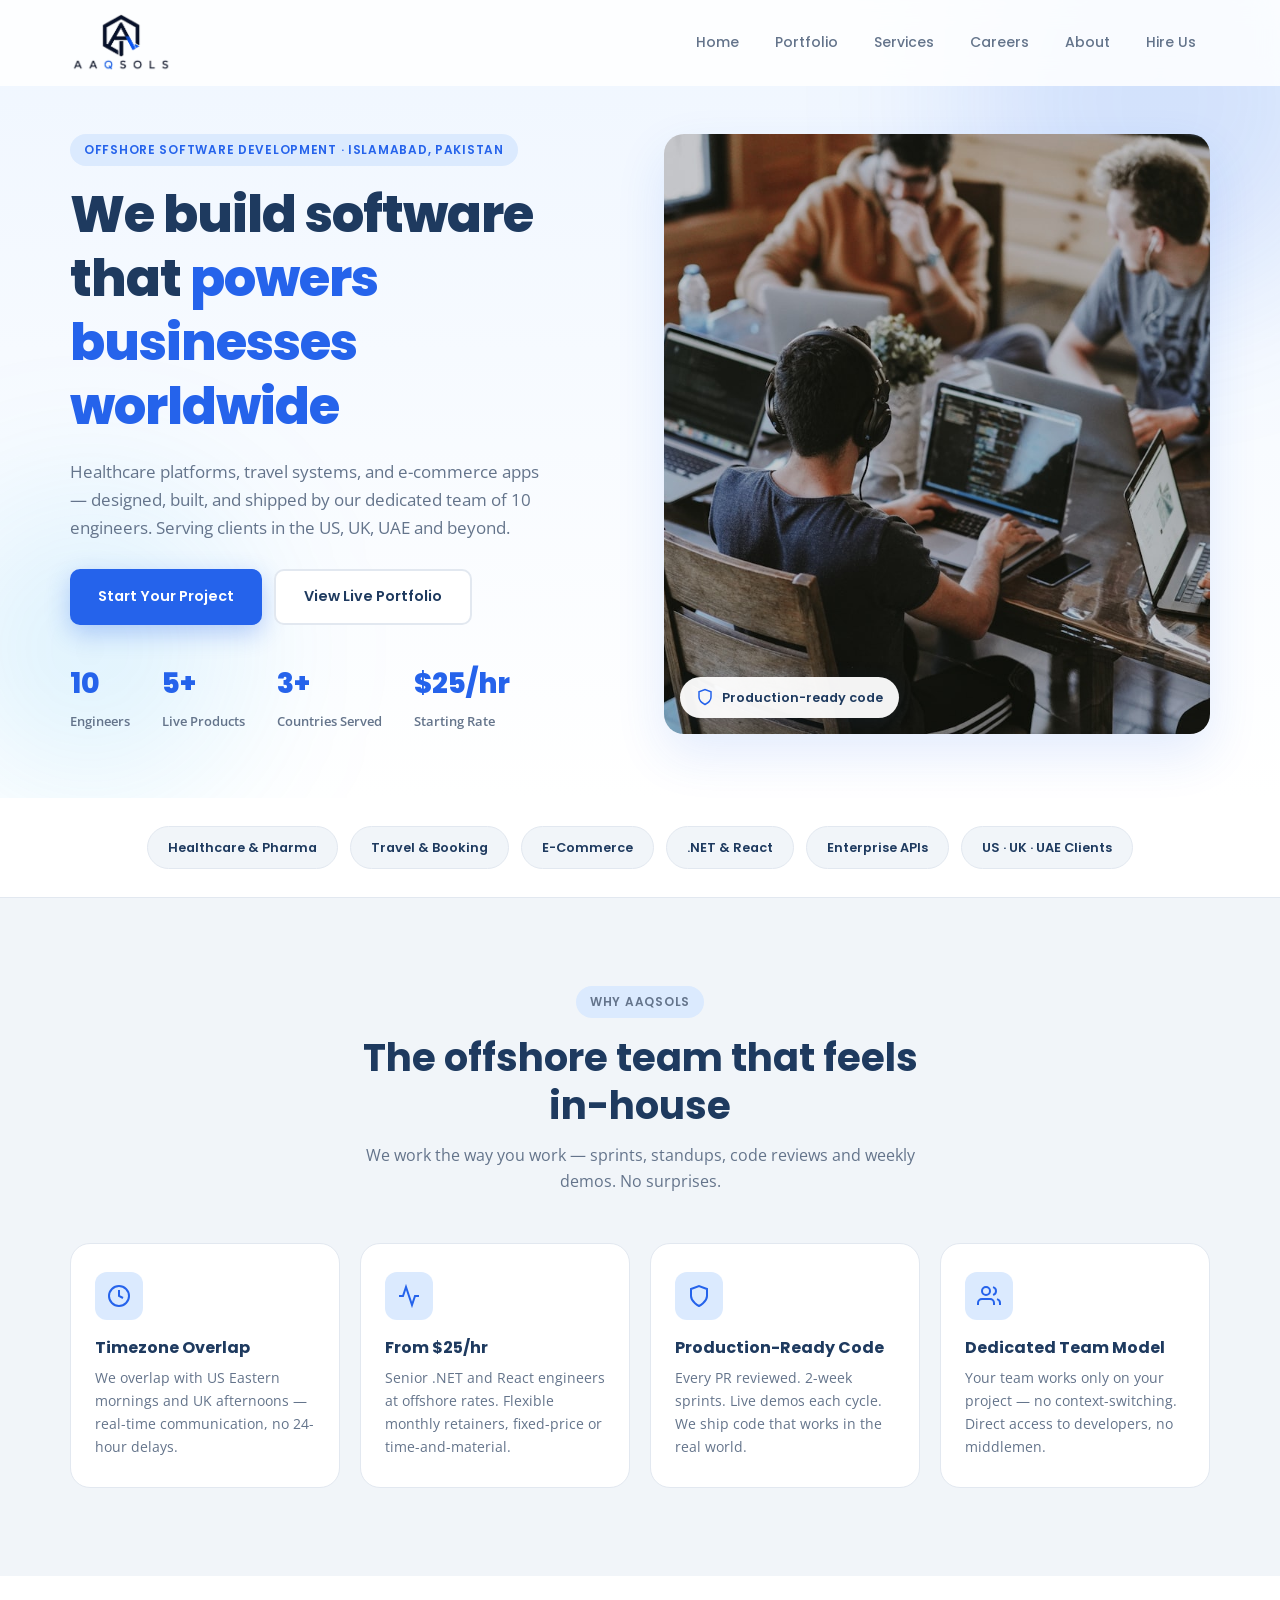
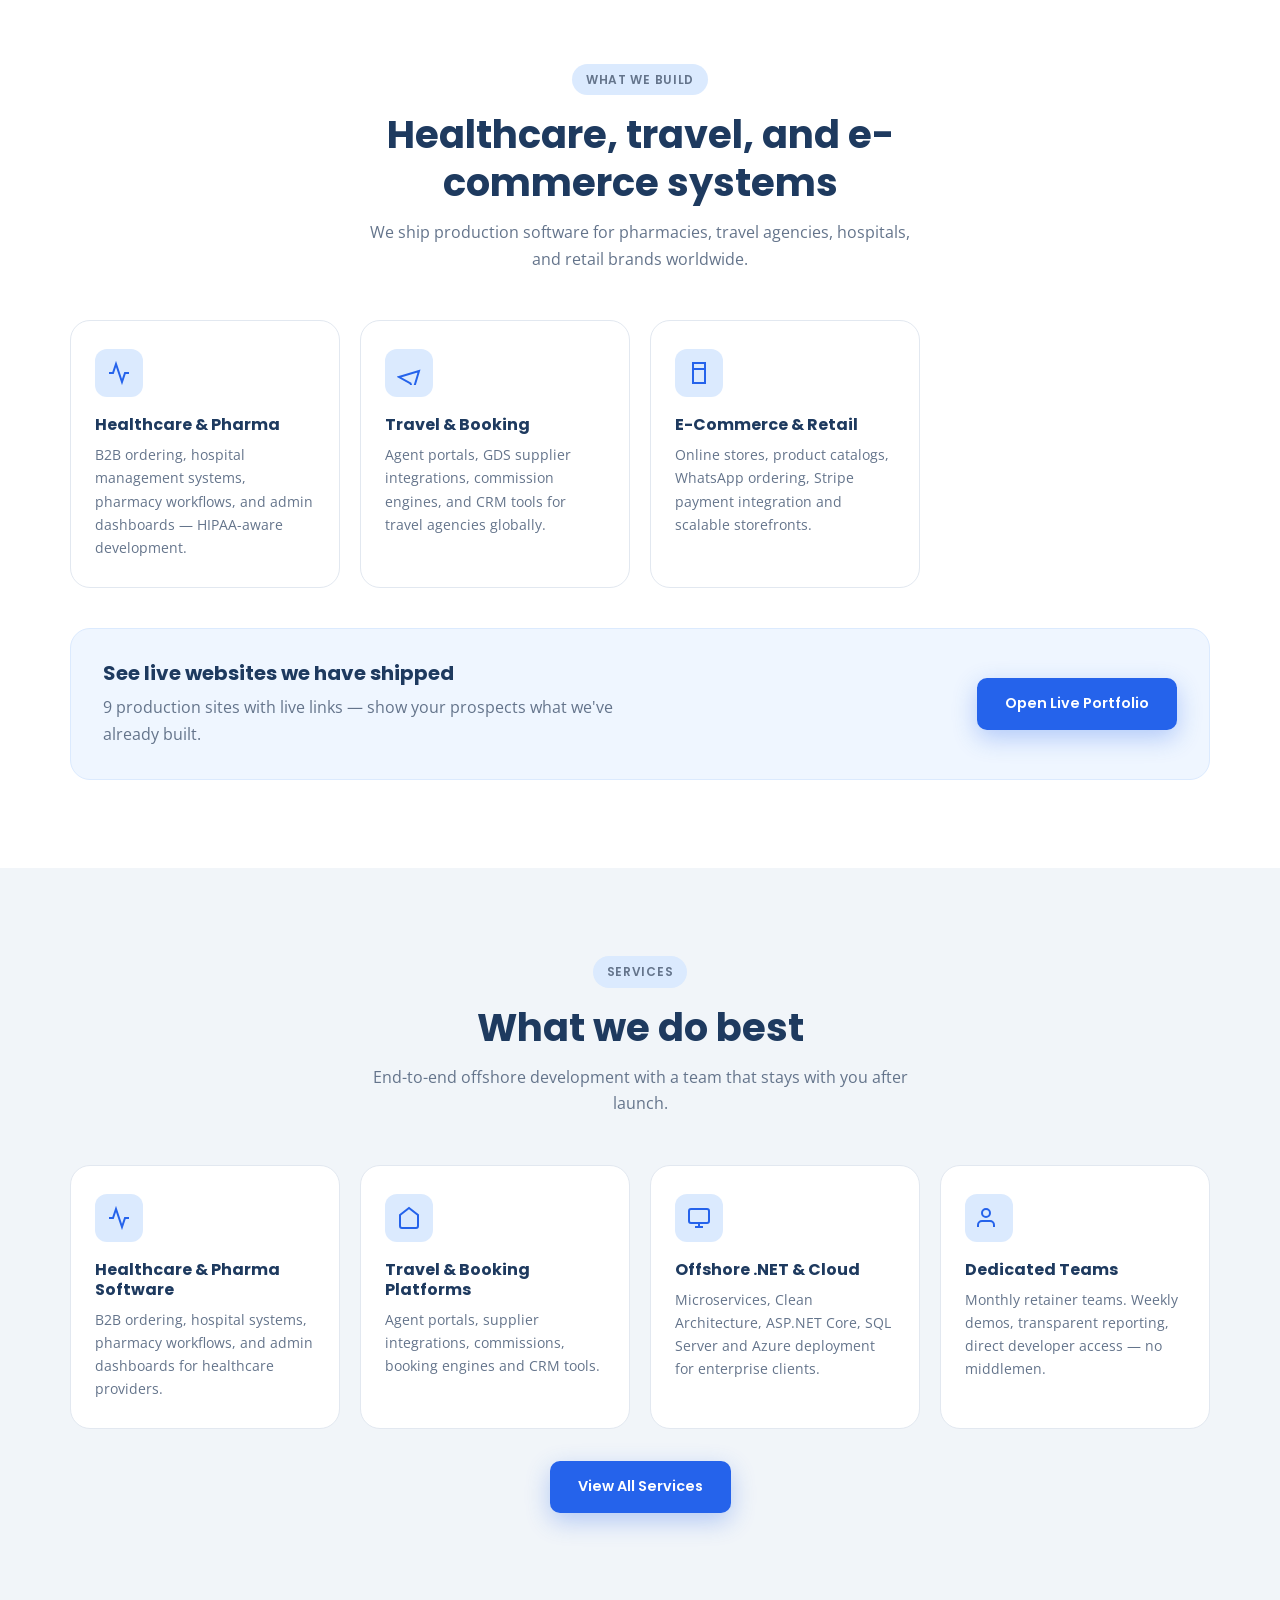
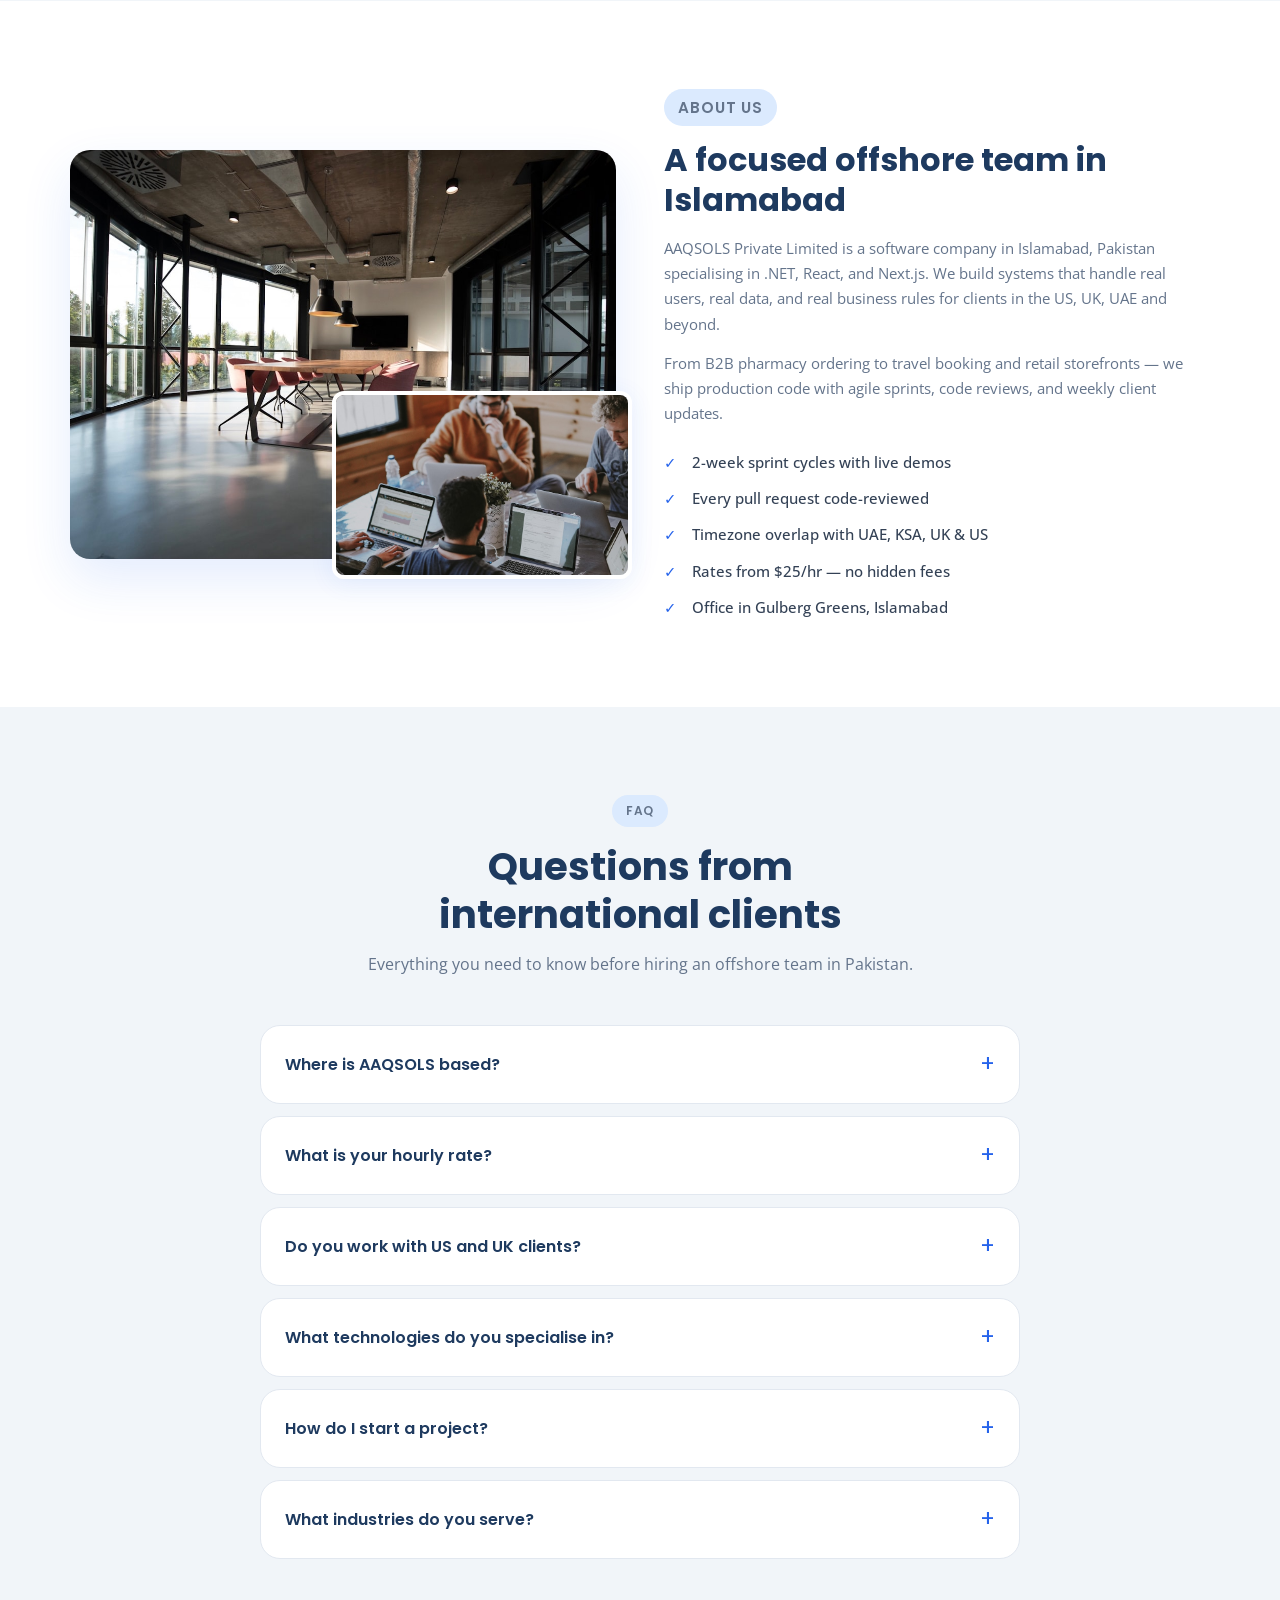
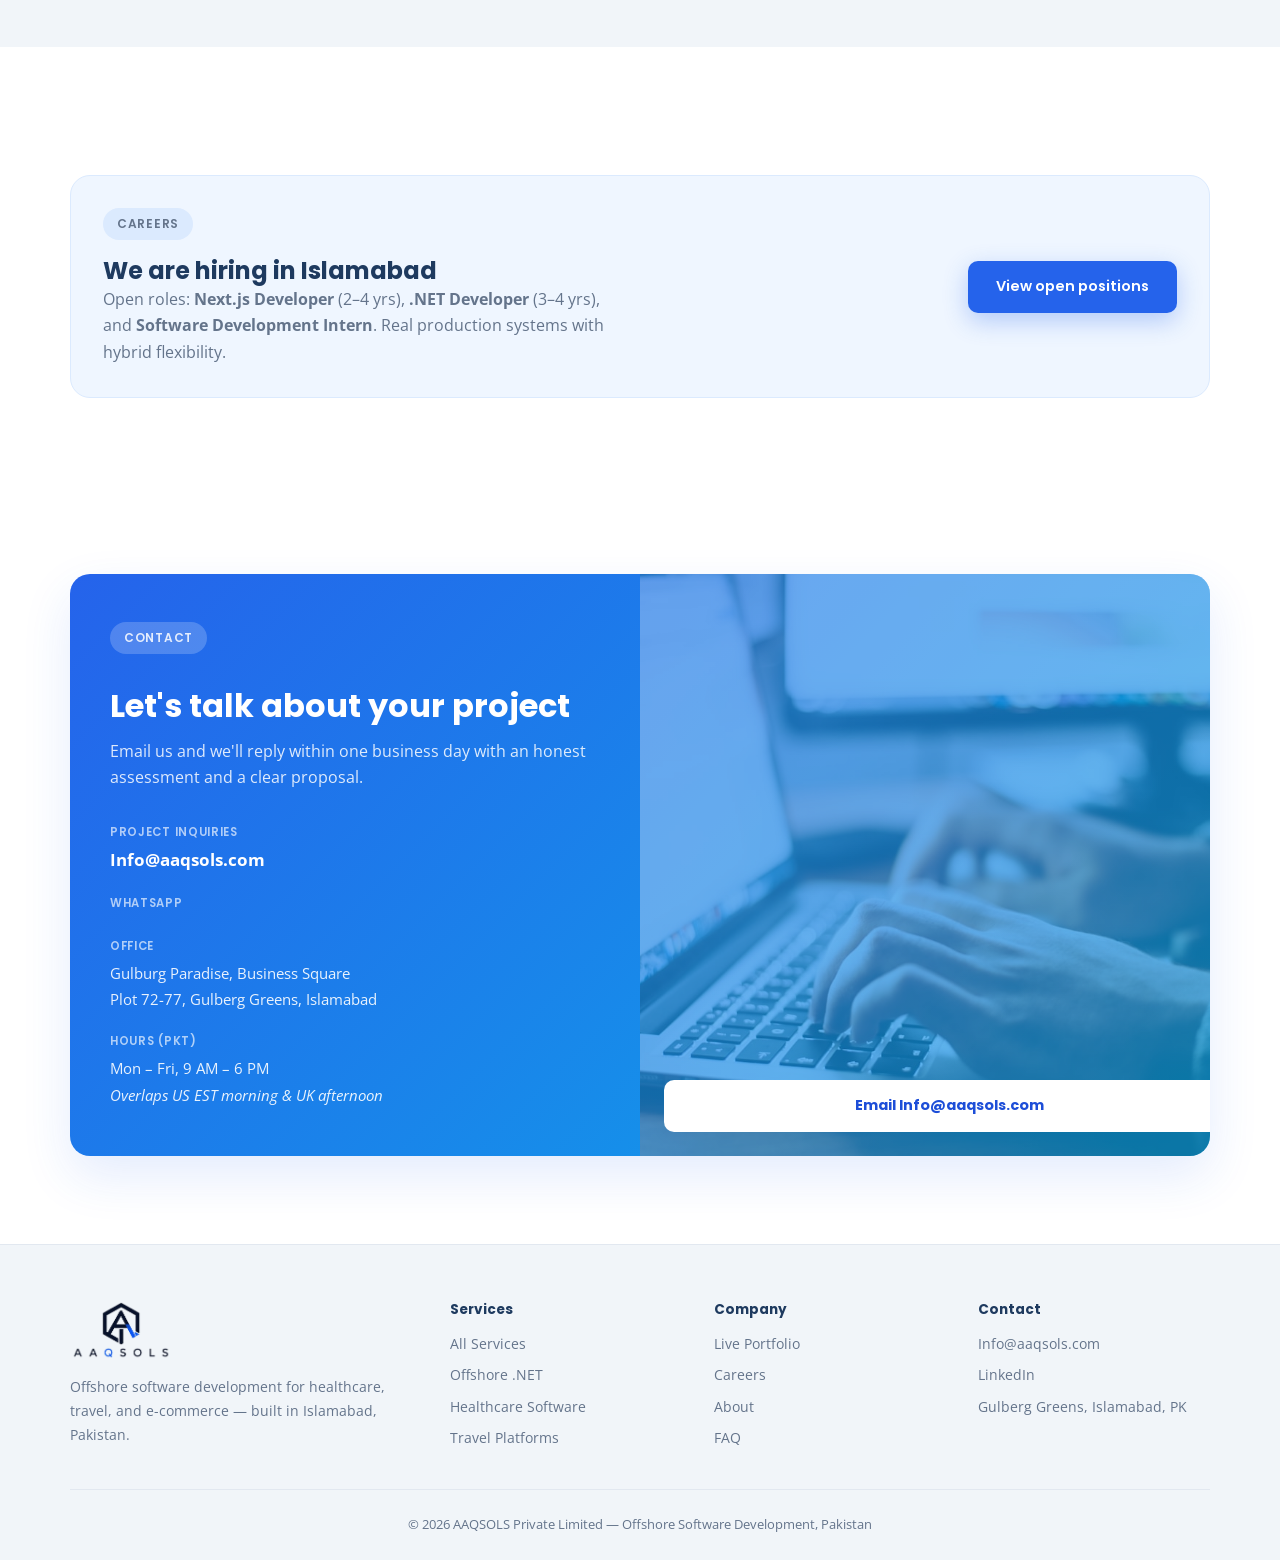
<file: website/index.html>
<!DOCTYPE html>
<html lang="en">
<head>
  <meta charset="UTF-8">
  <meta name="viewport" content="width=device-width, initial-scale=1.0">
  <title>Offshore Software Development Company — AAQSOLS Pakistan | .NET, React, Next.js</title>
  <meta name="description" content="Hire a dedicated software team in Pakistan. AAQSOLS builds production-ready .NET, React & Next.js systems for healthcare, travel & e-commerce clients in the US, UK & UAE. Reply in 1 business day.">
  <meta name="keywords" content="offshore software development Pakistan, hire .NET developers Pakistan, dedicated development team Pakistan, outsource software development, software company Pakistan, nearshore development team, .NET development agency, React development Pakistan, healthcare software development, travel platform development, e-commerce development Pakistan, AAQSOLS">
  <meta name="author" content="AAQSOLS Private Limited">
  <meta name="robots" content="index, follow, max-image-preview:large">
  <meta name="googlebot" content="index, follow">
  <meta name="theme-color" content="#2563EB">
  <meta name="geo.region" content="PK-IS">
  <meta name="geo.placename" content="Islamabad">
  <link rel="canonical" href="https://aaqsols.com/">
  <link rel="icon" href="assets/favicon.svg" type="image/svg+xml">
  <link rel="alternate icon" href="assets/favicon-32x32.png" type="image/png">
  <link rel="apple-touch-icon" href="assets/favicon-192x192.png">
  <link rel="stylesheet" href="styles.css">
  <link rel="preconnect" href="https://fonts.googleapis.com">
  <link rel="preconnect" href="https://fonts.gstatic.com" crossorigin>
  <link href="https://fonts.googleapis.com/css2?family=Open+Sans:wght@400;500;600&family=Poppins:wght@500;600;700;800&display=swap" rel="stylesheet">

  <!-- Open Graph -->
  <meta property="og:type" content="website">
  <meta property="og:site_name" content="AAQSOLS">
  <meta property="og:title" content="Offshore Software Development Company — AAQSOLS Pakistan">
  <meta property="og:description" content="Hire a dedicated .NET, React & Next.js team in Pakistan. We build healthcare, travel & e-commerce software for US, UK & UAE clients. Reply in 1 business day.">
  <meta property="og:url" content="https://aaqsols.com/">
  <meta property="og:image" content="https://aaqsols.com/assets/images/hero-team.jpg">
  <meta property="og:locale" content="en_US">

  <!-- Twitter Card -->
  <meta name="twitter:card" content="summary_large_image">
  <meta name="twitter:title" content="Offshore Software Development — AAQSOLS Pakistan">
  <meta name="twitter:description" content="Hire a dedicated .NET & React team in Pakistan. Healthcare, travel & e-commerce software for US, UK & UAE clients.">
  <meta name="twitter:image" content="https://aaqsols.com/assets/images/hero-team.jpg">

  <!-- JSON-LD Structured Data -->
  <script type="application/ld+json">
  {
    "@context": "https://schema.org",
    "@graph": [
      {
        "@type": ["Organization", "ProfessionalService"],
        "@id": "https://aaqsols.com/#organization",
        "name": "AAQSOLS Private Limited",
        "alternateName": "AAQSOLS",
        "url": "https://aaqsols.com/",
        "logo": {
          "@type": "ImageObject",
          "url": "https://aaqsols.com/assets/logo-light-bg.png"
        },
        "image": "https://aaqsols.com/assets/images/hero-team.jpg",
        "description": "Offshore software development company in Islamabad, Pakistan. We build .NET, React and Next.js systems for healthcare, travel and e-commerce clients in the US, UK, UAE and worldwide.",
        "email": "Info@aaqsols.com",
        "priceRange": "$25–$60/hr",
        "sameAs": [
          "https://www.linkedin.com/company/143106010/",
          "https://github.com/AAQSOLS"
        ],
        "areaServed": [
          { "@type": "Country", "name": "United States" },
          { "@type": "Country", "name": "United Kingdom" },
          { "@type": "Country", "name": "United Arab Emirates" },
          { "@type": "Country", "name": "Australia" },
          { "@type": "Country", "name": "Canada" },
          { "@type": "Country", "name": "Pakistan" }
        ],
        "address": {
          "@type": "PostalAddress",
          "streetAddress": "Gulburg Paradise, Business Square, Plot No. 72-77, Gulberg Greens",
          "addressLocality": "Islamabad",
          "addressRegion": "Islamabad Capital Territory",
          "postalCode": "44000",
          "addressCountry": "PK"
        },
        "contactPoint": [
          {
            "@type": "ContactPoint",
            "contactType": "sales",
            "email": "Info@aaqsols.com",
            "areaServed": ["US", "GB", "AE", "AU", "CA"],
            "availableLanguage": "English"
          },
          {
            "@type": "ContactPoint",
            "contactType": "customer support",
            "email": "HR@aaqsols.com",
            "areaServed": "PK",
            "availableLanguage": ["English", "Urdu"]
          }
        ],
        "hasOfferCatalog": {
          "@type": "OfferCatalog",
          "name": "Software Development Services",
          "itemListElement": [
            {
              "@type": "Offer",
              "itemOffered": {
                "@type": "Service",
                "name": "Offshore .NET Development",
                "description": "Dedicated ASP.NET Core, C# and SQL Server development teams for US and UK clients."
              }
            },
            {
              "@type": "Offer",
              "itemOffered": {
                "@type": "Service",
                "name": "Healthcare Software Development",
                "description": "Hospital management systems, pharmacy ordering platforms and healthcare dashboards."
              }
            },
            {
              "@type": "Offer",
              "itemOffered": {
                "@type": "Service",
                "name": "Travel Platform Development",
                "description": "Travel agent portals, supplier integrations, booking engines and CRM tools."
              }
            },
            {
              "@type": "Offer",
              "itemOffered": {
                "@type": "Service",
                "name": "E-Commerce Development",
                "description": "Online stores, product catalogs, payment integrations and storefront development."
              }
            }
          ]
        }
      },
      {
        "@type": "WebSite",
        "@id": "https://aaqsols.com/#website",
        "url": "https://aaqsols.com/",
        "name": "AAQSOLS",
        "inLanguage": "en",
        "publisher": { "@id": "https://aaqsols.com/#organization" }
      },
      {
        "@type": "WebPage",
        "@id": "https://aaqsols.com/#webpage",
        "url": "https://aaqsols.com/",
        "name": "Offshore Software Development Company — AAQSOLS Pakistan | .NET, React, Next.js",
        "description": "Hire a dedicated software team in Pakistan. AAQSOLS builds production-ready .NET, React & Next.js systems for healthcare, travel & e-commerce clients worldwide.",
        "isPartOf": { "@id": "https://aaqsols.com/#website" },
        "about": { "@id": "https://aaqsols.com/#organization" },
        "inLanguage": "en"
      },
      {
        "@type": "FAQPage",
        "mainEntity": [
          {
            "@type": "Question",
            "name": "Where is AAQSOLS based?",
            "acceptedAnswer": {
              "@type": "Answer",
              "text": "AAQSOLS Private Limited is based in Islamabad, Pakistan with an office at Gulberg Greens. We serve clients in the US, UK, UAE, Australia and worldwide."
            }
          },
          {
            "@type": "Question",
            "name": "What is AAQSOLS hourly rate?",
            "acceptedAnswer": {
              "@type": "Answer",
              "text": "Our rates start from $25/hr for dedicated development teams. We offer flexible engagement models including monthly retainers, fixed-price projects and time-and-material contracts."
            }
          },
          {
            "@type": "Question",
            "name": "Do you work with US and UK clients?",
            "acceptedAnswer": {
              "@type": "Answer",
              "text": "Yes. We have timezone overlap with US Eastern morning and UK afternoon hours. Our team works with clients in the US, UK, UAE and other international markets."
            }
          },
          {
            "@type": "Question",
            "name": "What technologies does AAQSOLS use?",
            "acceptedAnswer": {
              "@type": "Answer",
              "text": "We specialise in ASP.NET Core, C#, React, Next.js, SQL Server, Entity Framework, Azure and REST APIs. Our team of 10 engineers covers full-stack development."
            }
          },
          {
            "@type": "Question",
            "name": "How do I start a project with AAQSOLS?",
            "acceptedAnswer": {
              "@type": "Answer",
              "text": "Email us at Info@aaqsols.com with your project details. We reply within one business day with an honest assessment and a proposed engagement model."
            }
          },
          {
            "@type": "Question",
            "name": "What industries does AAQSOLS serve?",
            "acceptedAnswer": {
              "@type": "Answer",
              "text": "We build software for healthcare and pharma, travel and booking, e-commerce and retail, and enterprise SaaS platforms. All our projects are production-deployed with real users."
            }
          }
        ]
      }
    ]
  }
  </script>
</head>
<body>

  <a class="skip-link" href="#main-content">Skip to content</a>

  <header class="header" id="header">
    <div class="wrap header-row">
      <a href="#home" class="brand" aria-label="AAQSOLS home">
        <img src="assets/logo-light-bg.png" alt="AAQSOLS" width="102" height="60">
      </a>
      <button class="nav-toggle" type="button" aria-label="Open menu" aria-expanded="false">
        <span></span><span></span><span></span>
      </button>
      <nav class="nav" aria-label="Main">
        <a href="#home">Home</a>
        <a href="portfolio.html">Portfolio</a>
        <a href="services.html">Services</a>
        <a href="careers.html">Careers</a>
        <a href="#about">About</a>
        <a href="#contact" class="btn btn-sm">Hire Us</a>
      </nav>
    </div>
  </header>

  <main id="main-content">

    <section id="home" class="hero">
      <div class="hero-blob hero-blob-a" aria-hidden="true"></div>
      <div class="hero-blob hero-blob-b" aria-hidden="true"></div>
      <div class="wrap hero-grid">
        <div class="hero-text">
          <p class="tag">Offshore Software Development · Islamabad, Pakistan</p>
          <h1>We build software that <span class="text-blue">powers businesses worldwide</span></h1>
          <p class="lead">Healthcare platforms, travel systems, and e-commerce apps — designed, built, and shipped by our dedicated team of 10 engineers. Serving clients in the US, UK, UAE and beyond.</p>
          <div class="hero-btns">
            <a href="#contact" class="btn btn-primary">Start Your Project</a>
            <a href="portfolio.html" class="btn btn-secondary">View Live Portfolio</a>
          </div>
          <ul class="hero-stats">
            <li><strong>10</strong><span>Engineers</span></li>
            <li><strong>5+</strong><span>Live Products</span></li>
            <li><strong>3+</strong><span>Countries Served</span></li>
            <li><strong>$25/hr</strong><span>Starting Rate</span></li>
          </ul>
        </div>
        <div class="hero-photo" aria-hidden="true">
          <img src="assets/images/hero-team.jpg" alt="AAQSOLS engineering team in Islamabad" width="900" height="600" loading="eager">
          <div class="hero-photo-badge">
            <svg width="18" height="18" viewBox="0 0 24 24" fill="none" stroke="currentColor" stroke-width="2" aria-hidden="true"><path d="M12 22s8-4 8-10V5l-8-3-8 3v7c0 6 8 10 8 10z"/></svg>
            Production-ready code
          </div>
        </div>
      </div>
    </section>

    <!-- Trust Bar -->
    <section class="logos-bar">
      <div class="wrap logos-inner reveal">
        <div class="logo-pill">Healthcare & Pharma</div>
        <div class="logo-pill">Travel & Booking</div>
        <div class="logo-pill">E-Commerce</div>
        <div class="logo-pill">.NET & React</div>
        <div class="logo-pill">Enterprise APIs</div>
        <div class="logo-pill">US · UK · UAE Clients</div>
      </div>
    </section>

    <!-- Why Outsource to AAQSOLS -->
    <section class="section section-soft" id="why-us">
      <div class="wrap">
        <header class="section-title reveal">
          <p class="tag">Why AAQSOLS</p>
          <h2>The offshore team that feels in-house</h2>
          <p>We work the way you work — sprints, standups, code reviews and weekly demos. No surprises.</p>
        </header>
        <div class="service-grid reveal">
          <article class="service">
            <div class="service-icon" aria-hidden="true">
              <svg width="24" height="24" viewBox="0 0 24 24" fill="none" stroke="currentColor" stroke-width="2"><circle cx="12" cy="12" r="10"/><polyline points="12 6 12 12 16 14"/></svg>
            </div>
            <h3>Timezone Overlap</h3>
            <p>We overlap with US Eastern mornings and UK afternoons — real-time communication, no 24-hour delays.</p>
          </article>
          <article class="service">
            <div class="service-icon" aria-hidden="true">
              <svg width="24" height="24" viewBox="0 0 24 24" fill="none" stroke="currentColor" stroke-width="2"><polyline points="22 12 18 12 15 21 9 3 6 12 2 12"/></svg>
            </div>
            <h3>From $25/hr</h3>
            <p>Senior .NET and React engineers at offshore rates. Flexible monthly retainers, fixed-price or time-and-material.</p>
          </article>
          <article class="service">
            <div class="service-icon" aria-hidden="true">
              <svg width="24" height="24" viewBox="0 0 24 24" fill="none" stroke="currentColor" stroke-width="2"><path d="M12 22s8-4 8-10V5l-8-3-8 3v7c0 6 8 10 8 10z"/></svg>
            </div>
            <h3>Production-Ready Code</h3>
            <p>Every PR reviewed. 2-week sprints. Live demos each cycle. We ship code that works in the real world.</p>
          </article>
          <article class="service">
            <div class="service-icon" aria-hidden="true">
              <svg width="24" height="24" viewBox="0 0 24 24" fill="none" stroke="currentColor" stroke-width="2"><path d="M17 21v-2a4 4 0 0 0-4-4H5a4 4 0 0 0-4 4v2"/><circle cx="9" cy="7" r="4"/><path d="M23 21v-2a4 4 0 0 0-3-3.87"/><path d="M16 3.13a4 4 0 0 1 0 7.75"/></svg>
            </div>
            <h3>Dedicated Team Model</h3>
            <p>Your team works only on your project — no context-switching. Direct access to developers, no middlemen.</p>
          </article>
        </div>
      </div>
    </section>

    <!-- Projects / What We Build -->
    <section id="projects" class="section">
      <div class="wrap">
        <header class="section-title reveal">
          <p class="tag">What we build</p>
          <h2>Healthcare, travel, and e-commerce systems</h2>
          <p>We ship production software for pharmacies, travel agencies, hospitals, and retail brands worldwide.</p>
        </header>

        <div class="service-grid reveal">
          <article class="service">
            <div class="service-icon" aria-hidden="true">
              <svg width="24" height="24" viewBox="0 0 24 24" fill="none" stroke="currentColor" stroke-width="2"><path d="M22 12h-4l-3 9L9 3l-3 9H2"/></svg>
            </div>
            <h3>Healthcare & Pharma</h3>
            <p>B2B ordering, hospital management systems, pharmacy workflows, and admin dashboards — HIPAA-aware development.</p>
          </article>
          <article class="service">
            <div class="service-icon" aria-hidden="true">
              <svg width="24" height="24" viewBox="0 0 24 24" fill="none" stroke="currentColor" stroke-width="2"><path d="M2 16l20-6-6 20-2.5-7.5L2 16z"/></svg>
            </div>
            <h3>Travel & Booking</h3>
            <p>Agent portals, GDS supplier integrations, commission engines, and CRM tools for travel agencies globally.</p>
          </article>
          <article class="service">
            <div class="service-icon" aria-hidden="true">
              <svg width="24" height="24" viewBox="0 0 24 24" fill="none" stroke="currentColor" stroke-width="2"><path d="M6 2h12v6H6zM6 8h12v14H6z"/></svg>
            </div>
            <h3>E-Commerce & Retail</h3>
            <p>Online stores, product catalogs, WhatsApp ordering, Stripe payment integration and scalable storefronts.</p>
          </article>
        </div>

        <div class="portfolio-banner reveal">
          <div>
            <h3>See live websites we have shipped</h3>
            <p>9 production sites with live links — show your prospects what we've already built.</p>
          </div>
          <a href="portfolio.html" class="btn btn-primary">Open Live Portfolio</a>
        </div>
      </div>
    </section>

    <!-- Services -->
    <section id="services" class="section section-soft">
      <div class="wrap">
        <header class="section-title reveal">
          <p class="tag">Services</p>
          <h2>What we do best</h2>
          <p>End-to-end offshore development with a team that stays with you after launch.</p>
        </header>

        <div class="service-grid reveal">
          <article class="service">
            <div class="service-icon" aria-hidden="true">
              <svg width="24" height="24" viewBox="0 0 24 24" fill="none" stroke="currentColor" stroke-width="2"><path d="M22 12h-4l-3 9L9 3l-3 9H2"/></svg>
            </div>
            <h3>Healthcare & Pharma Software</h3>
            <p>B2B ordering, hospital systems, pharmacy workflows, and admin dashboards for healthcare providers.</p>
          </article>
          <article class="service">
            <div class="service-icon" aria-hidden="true">
              <svg width="24" height="24" viewBox="0 0 24 24" fill="none" stroke="currentColor" stroke-width="2"><path d="M3 9l9-7 9 7v11a2 2 0 0 1-2 2H5a2 2 0 0 1-2-2z"/></svg>
            </div>
            <h3>Travel & Booking Platforms</h3>
            <p>Agent portals, supplier integrations, commissions, booking engines and CRM tools.</p>
          </article>
          <article class="service">
            <div class="service-icon" aria-hidden="true">
              <svg width="24" height="24" viewBox="0 0 24 24" fill="none" stroke="currentColor" stroke-width="2"><rect x="2" y="3" width="20" height="14" rx="2"/><line x1="8" y1="21" x2="16" y2="21"/><line x1="12" y1="17" x2="12" y2="21"/></svg>
            </div>
            <h3>Offshore .NET & Cloud</h3>
            <p>Microservices, Clean Architecture, ASP.NET Core, SQL Server and Azure deployment for enterprise clients.</p>
          </article>
          <article class="service">
            <div class="service-icon" aria-hidden="true">
              <svg width="24" height="24" viewBox="0 0 24 24" fill="none" stroke="currentColor" stroke-width="2"><path d="M17 21v-2a4 4 0 0 0-4-4H5a4 4 0 0 0-4 4v2"/><circle cx="9" cy="7" r="4"/></svg>
            </div>
            <h3>Dedicated Teams</h3>
            <p>Monthly retainer teams. Weekly demos, transparent reporting, direct developer access — no middlemen.</p>
          </article>
        </div>
        <div style="text-align:center; margin-top: 2rem;">
          <a href="services.html" class="btn btn-primary">View All Services</a>
        </div>
      </div>
    </section>

    <!-- About -->
    <section id="about" class="section">
      <div class="wrap about-grid">
        <div class="about-images reveal">
          <img class="about-main" src="assets/images/about-office.jpg" alt="AAQSOLS office in Islamabad" loading="lazy">
          <img class="about-sub" src="assets/images/about-team.jpg" alt="AAQSOLS development team collaboration" loading="lazy">
        </div>
        <div class="about-text reveal">
          <p class="tag">About Us</p>
          <h2>A focused offshore team in Islamabad</h2>
          <p>AAQSOLS Private Limited is a software company in Islamabad, Pakistan specialising in .NET, React, and Next.js. We build systems that handle real users, real data, and real business rules for clients in the US, UK, UAE and beyond.</p>
          <p>From B2B pharmacy ordering to travel booking and retail storefronts — we ship production code with agile sprints, code reviews, and weekly client updates.</p>
          <ul class="checks">
            <li>2-week sprint cycles with live demos</li>
            <li>Every pull request code-reviewed</li>
            <li>Timezone overlap with UAE, KSA, UK & US</li>
            <li>Rates from $25/hr — no hidden fees</li>
            <li>Office in Gulberg Greens, Islamabad</li>
          </ul>
        </div>
      </div>
    </section>

    <!-- FAQ Section -->
    <section id="faq" class="section section-soft">
      <div class="wrap">
        <header class="section-title reveal">
          <p class="tag">FAQ</p>
          <h2>Questions from international clients</h2>
          <p>Everything you need to know before hiring an offshore team in Pakistan.</p>
        </header>
        <div class="faq-list reveal">
          <details class="faq-item">
            <summary>Where is AAQSOLS based?</summary>
            <p>We are based in Islamabad, Pakistan with a full office at Gulberg Greens. We serve clients in the US, UK, UAE, Australia and worldwide via remote collaboration.</p>
          </details>
          <details class="faq-item">
            <summary>What is your hourly rate?</summary>
            <p>Our rates start from $25/hr for dedicated development teams. We offer monthly retainers, fixed-price projects and time-and-material engagements depending on project scope.</p>
          </details>
          <details class="faq-item">
            <summary>Do you work with US and UK clients?</summary>
            <p>Yes. We have timezone overlap with US Eastern mornings and UK afternoons. We run weekly video calls, share sprint boards and deliver demos on a regular cycle.</p>
          </details>
          <details class="faq-item">
            <summary>What technologies do you specialise in?</summary>
            <p>ASP.NET Core, C#, React, Next.js, SQL Server, Entity Framework, Azure, REST APIs and microservices. Our 10-person team covers full-stack development end to end.</p>
          </details>
          <details class="faq-item">
            <summary>How do I start a project?</summary>
            <p>Email us at <a href="mailto:Info@aaqsols.com">Info@aaqsols.com</a> with your project details. We reply within one business day with an honest assessment and proposed next steps.</p>
          </details>
          <details class="faq-item">
            <summary>What industries do you serve?</summary>
            <p>Healthcare & pharma, travel & booking, e-commerce & retail, and enterprise SaaS platforms. All our projects are production-deployed with real end users.</p>
          </details>
        </div>
      </div>
    </section>

    <!-- Careers CTA -->
    <section id="careers" class="section" aria-labelledby="careers-cta-heading">
      <div class="wrap">
        <div class="portfolio-banner reveal">
          <div>
            <p class="tag">Careers</p>
            <h2 id="careers-cta-heading">We are hiring in Islamabad</h2>
            <p>Open roles: <strong>Next.js Developer</strong> (2–4 yrs), <strong>.NET Developer</strong> (3–4 yrs), and <strong>Software Development Intern</strong>. Real production systems with hybrid flexibility.</p>
          </div>
          <a href="careers.html" class="btn btn-primary">View open positions</a>
        </div>
      </div>
    </section>

    <!-- Contact -->
    <section id="contact" class="section section-contact">
      <div class="wrap contact-box reveal">
        <div class="contact-copy">
          <p class="tag tag-light">Contact</p>
          <h2>Let's talk about your project</h2>
          <p>Email us and we'll reply within one business day with an honest assessment and a clear proposal.</p>
          <div class="contact-items">
            <div class="contact-item">
              <strong>Project Inquiries</strong>
              <a href="mailto:Info@aaqsols.com">Info@aaqsols.com</a>
            </div>
            <div class="contact-item">
              <strong>WhatsApp</strong>
            </div>
            <div class="contact-item">
              <strong>Office</strong>
              <span>Gulburg Paradise, Business Square<br>Plot 72-77, Gulberg Greens, Islamabad</span>
            </div>
            <div class="contact-item">
              <strong>Hours (PKT)</strong>
              <span>Mon – Fri, 9 AM – 6 PM<br><em>Overlaps US EST morning & UK afternoon</em></span>
            </div>
          </div>
        </div>
        <div class="contact-action">
          <img src="assets/images/contact-office.jpg" alt="AAQSOLS office workspace" loading="lazy">
          <a href="mailto:Info@aaqsols.com?subject=Project%20Inquiry%20-%20AAQSOLS" class="btn btn-white btn-block">Email Info@aaqsols.com</a>
        </div>
      </div>
    </section>

  </main>

  <footer class="footer">
    <div class="wrap footer-grid">
      <div>
        <img src="assets/logo-light-bg.png" alt="AAQSOLS" class="footer-logo" width="102" height="60">
        <p>Offshore software development for healthcare, travel, and e-commerce — built in Islamabad, Pakistan.</p>
      </div>
      <div>
        <h4>Services</h4>
        <a href="services.html">All Services</a>
        <a href="services.html#dotnet">Offshore .NET</a>
        <a href="services.html#healthcare">Healthcare Software</a>
        <a href="services.html#travel">Travel Platforms</a>
      </div>
      <div>
        <h4>Company</h4>
        <a href="portfolio.html">Live Portfolio</a>
        <a href="careers.html">Careers</a>
        <a href="#about">About</a>
        <a href="#faq">FAQ</a>
      </div>
      <div>
        <h4>Contact</h4>
        <a href="mailto:Info@aaqsols.com">Info@aaqsols.com</a>
        <a href="https://www.linkedin.com/company/143106010/" target="_blank" rel="noopener">LinkedIn</a>
        <p>Gulberg Greens, Islamabad, PK</p>
      </div>
    </div>
    <div class="wrap footer-copy">&copy; 2026 AAQSOLS Private Limited &mdash; Offshore Software Development, Pakistan</div>
  </footer>

  <script>
    const header = document.getElementById('header');
    const toggle = document.querySelector('.nav-toggle');
    const nav = document.querySelector('.nav');

    window.addEventListener('scroll', () => {
      header.classList.toggle('scrolled', window.scrollY > 20);
    }, { passive: true });

    toggle.addEventListener('click', () => {
      const open = nav.classList.toggle('open');
      toggle.setAttribute('aria-expanded', open);
      document.body.classList.toggle('menu-open', open);
    });

    document.querySelectorAll('a[href^="#"]').forEach(link => {
      link.addEventListener('click', e => {
        const target = document.querySelector(link.getAttribute('href'));
        if (!target) return;
        e.preventDefault();
        target.scrollIntoView({ behavior: 'smooth' });
        nav.classList.remove('open');
        toggle.setAttribute('aria-expanded', 'false');
        document.body.classList.remove('menu-open');
      });
    });

    const observer = new IntersectionObserver(entries => {
      entries.forEach(entry => {
        if (entry.isIntersecting) entry.target.classList.add('visible');
      });
    }, { threshold: 0.1 });

    document.querySelectorAll('.reveal').forEach(el => observer.observe(el));
  </script>
</body>
</html>
</file>
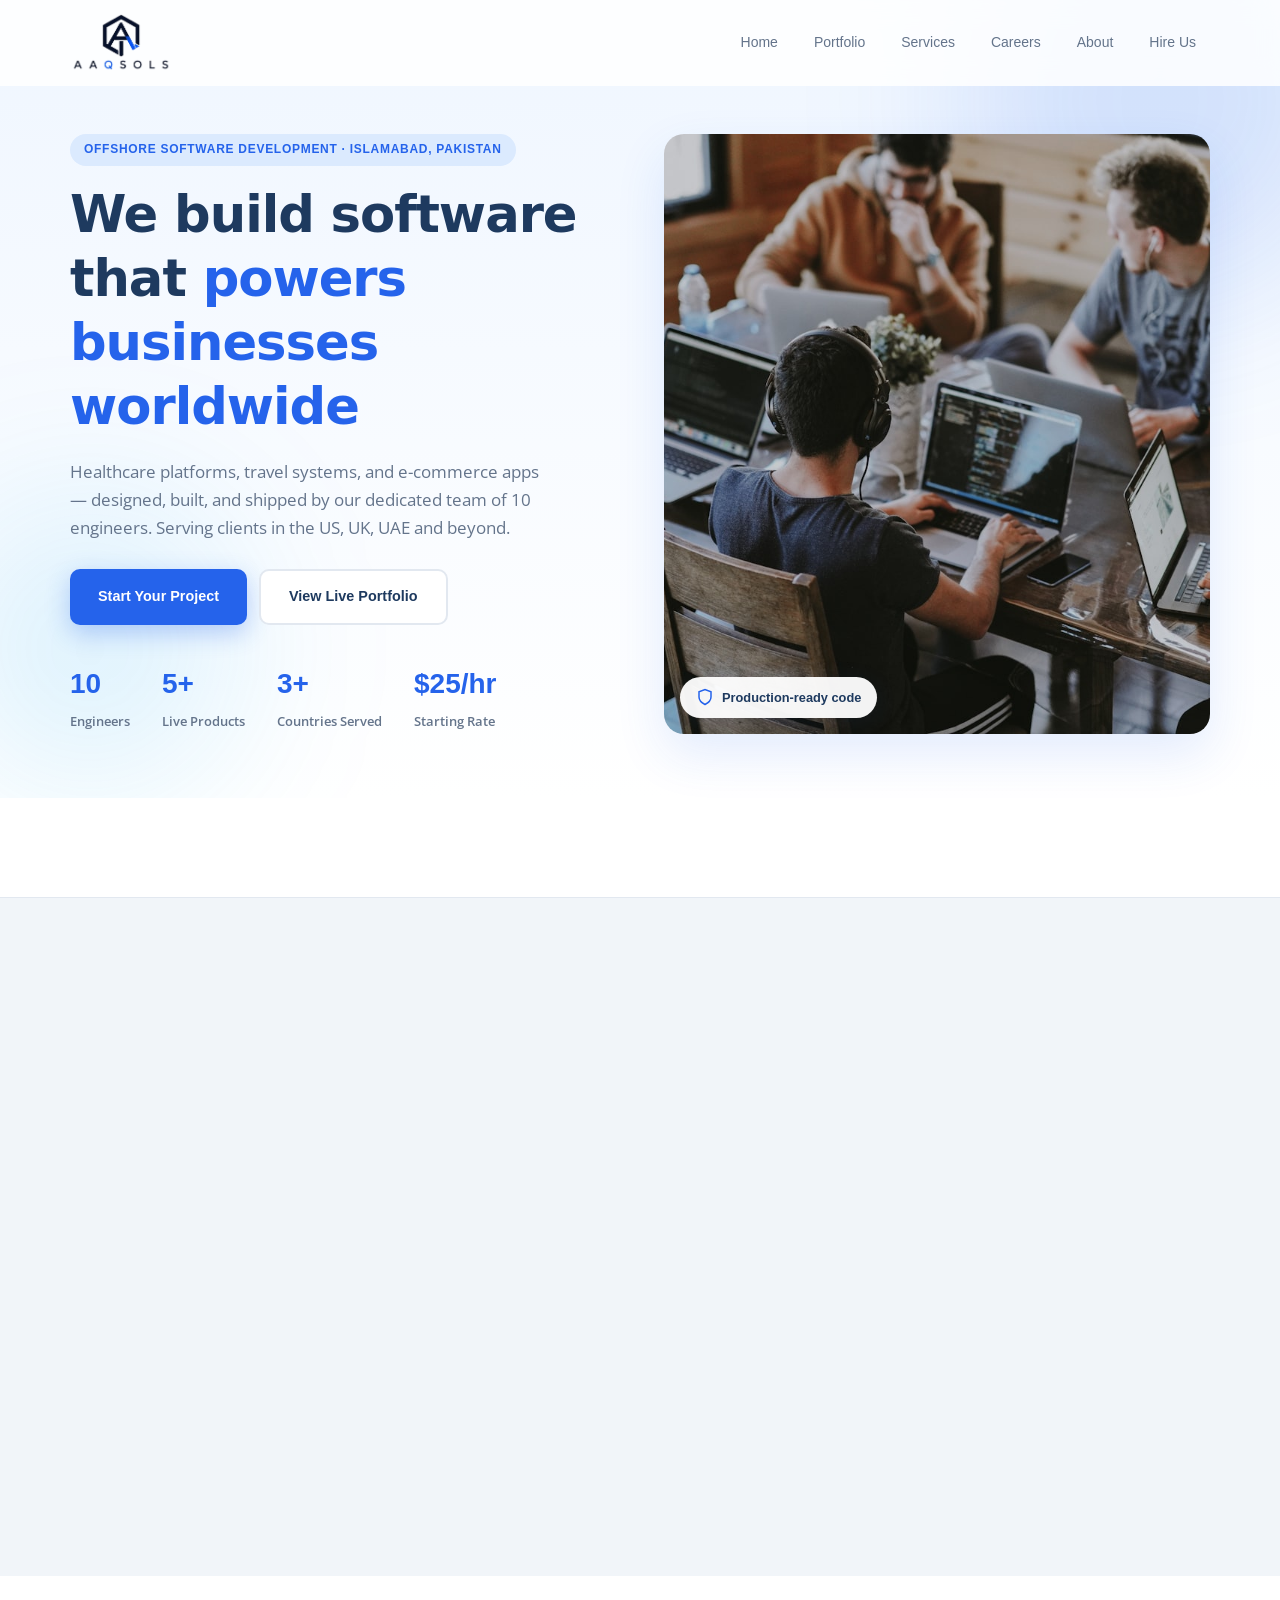
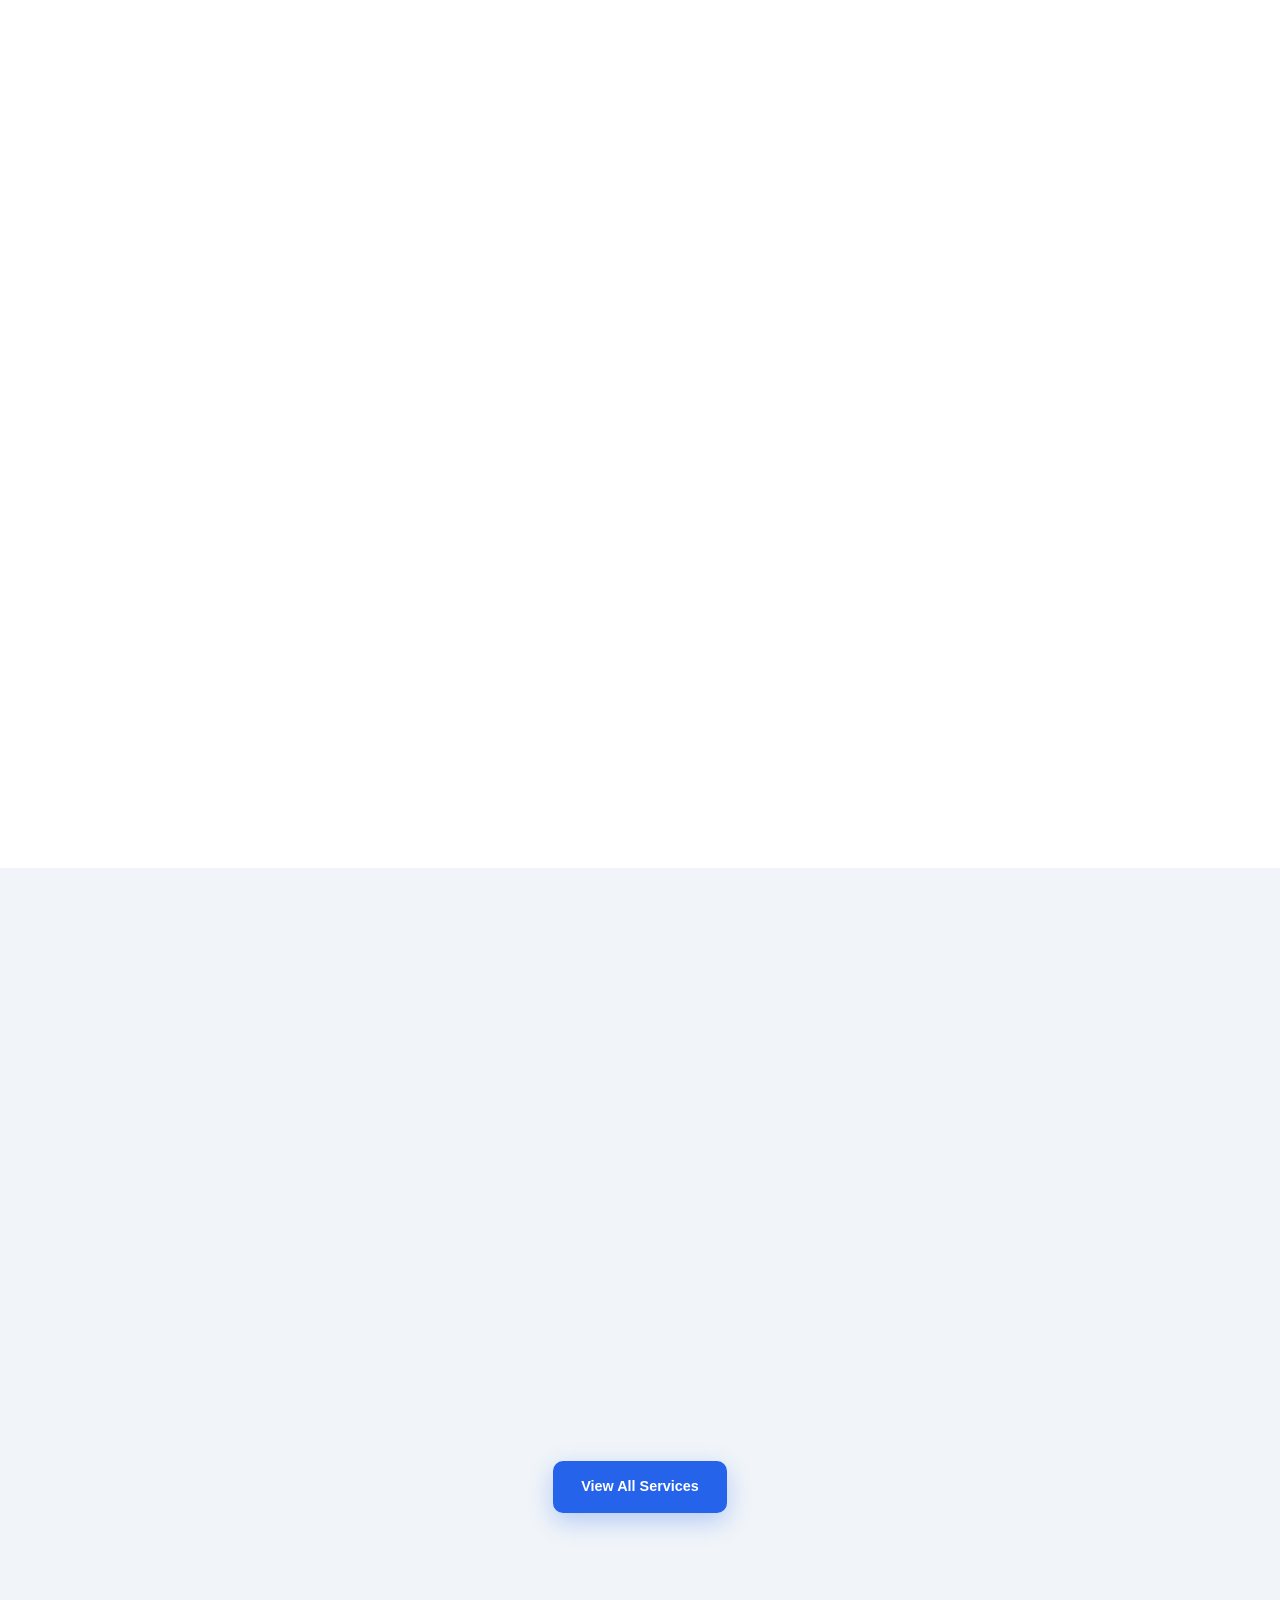
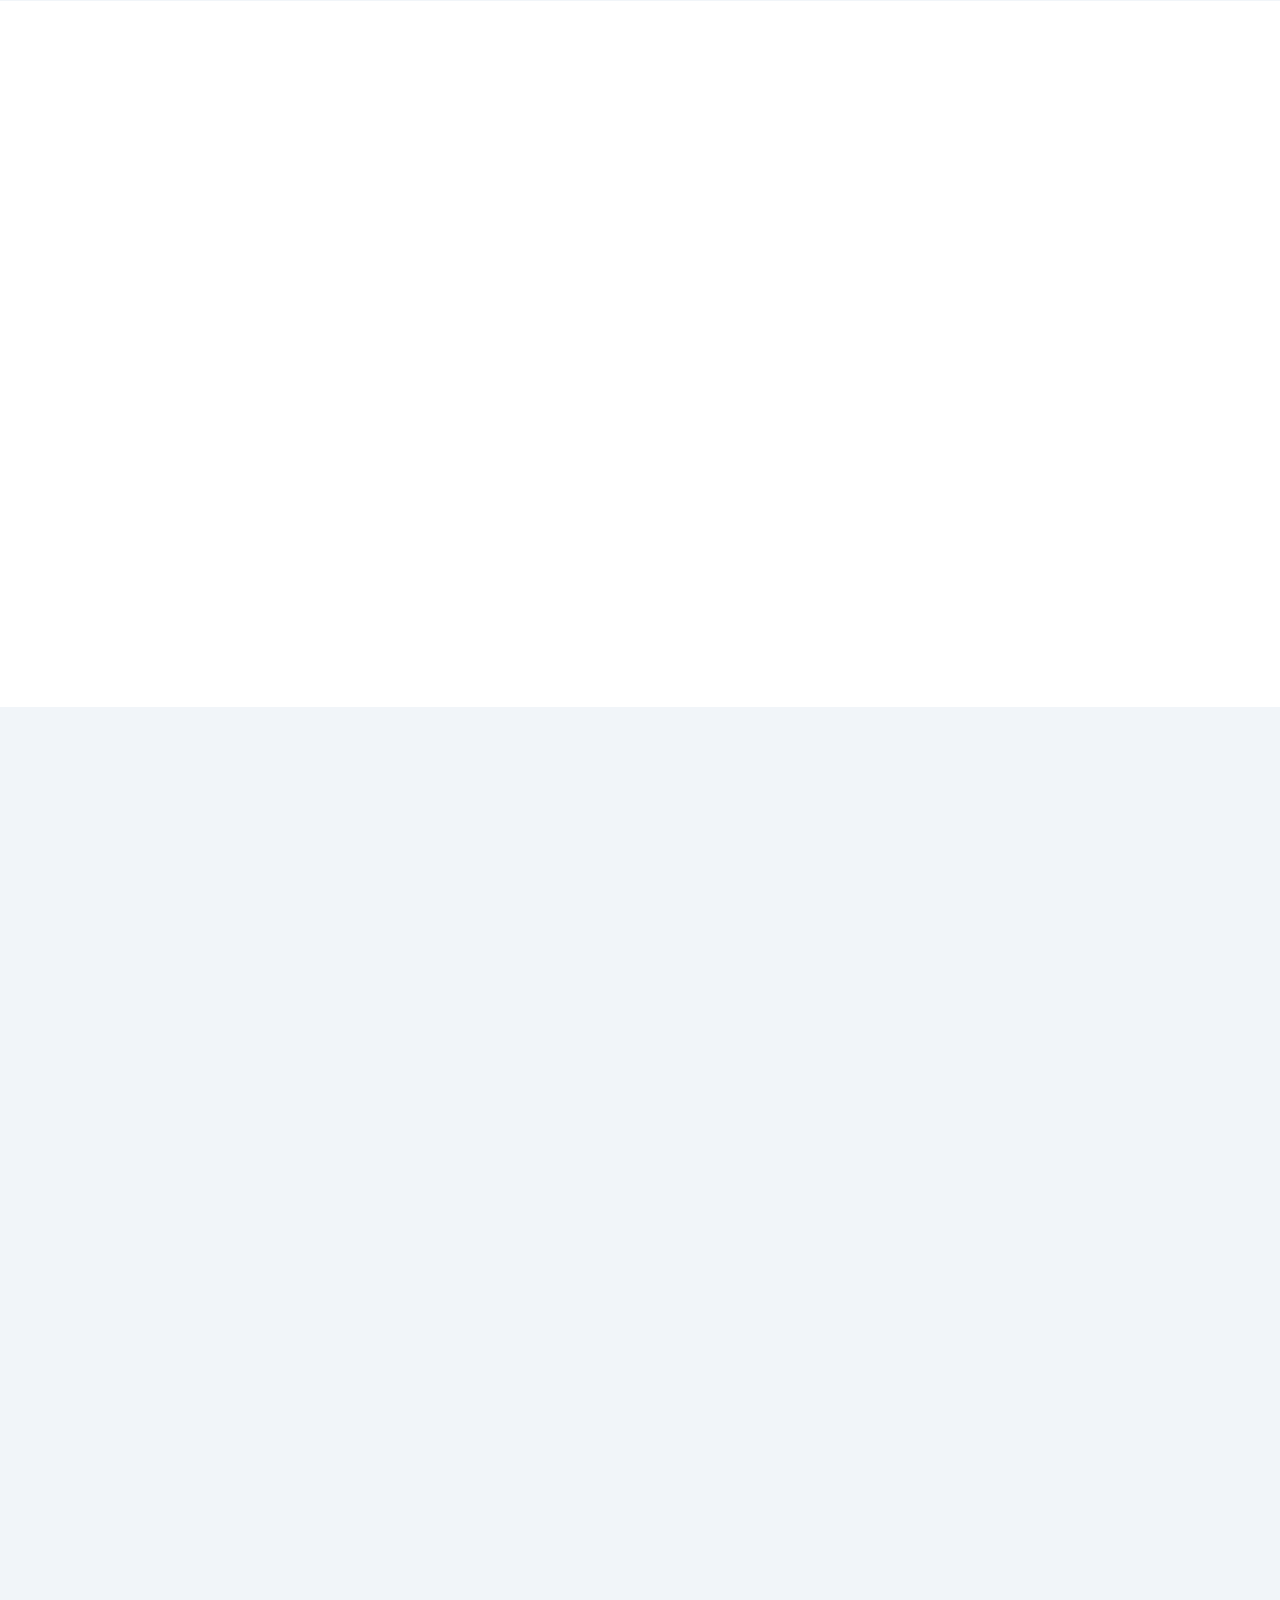
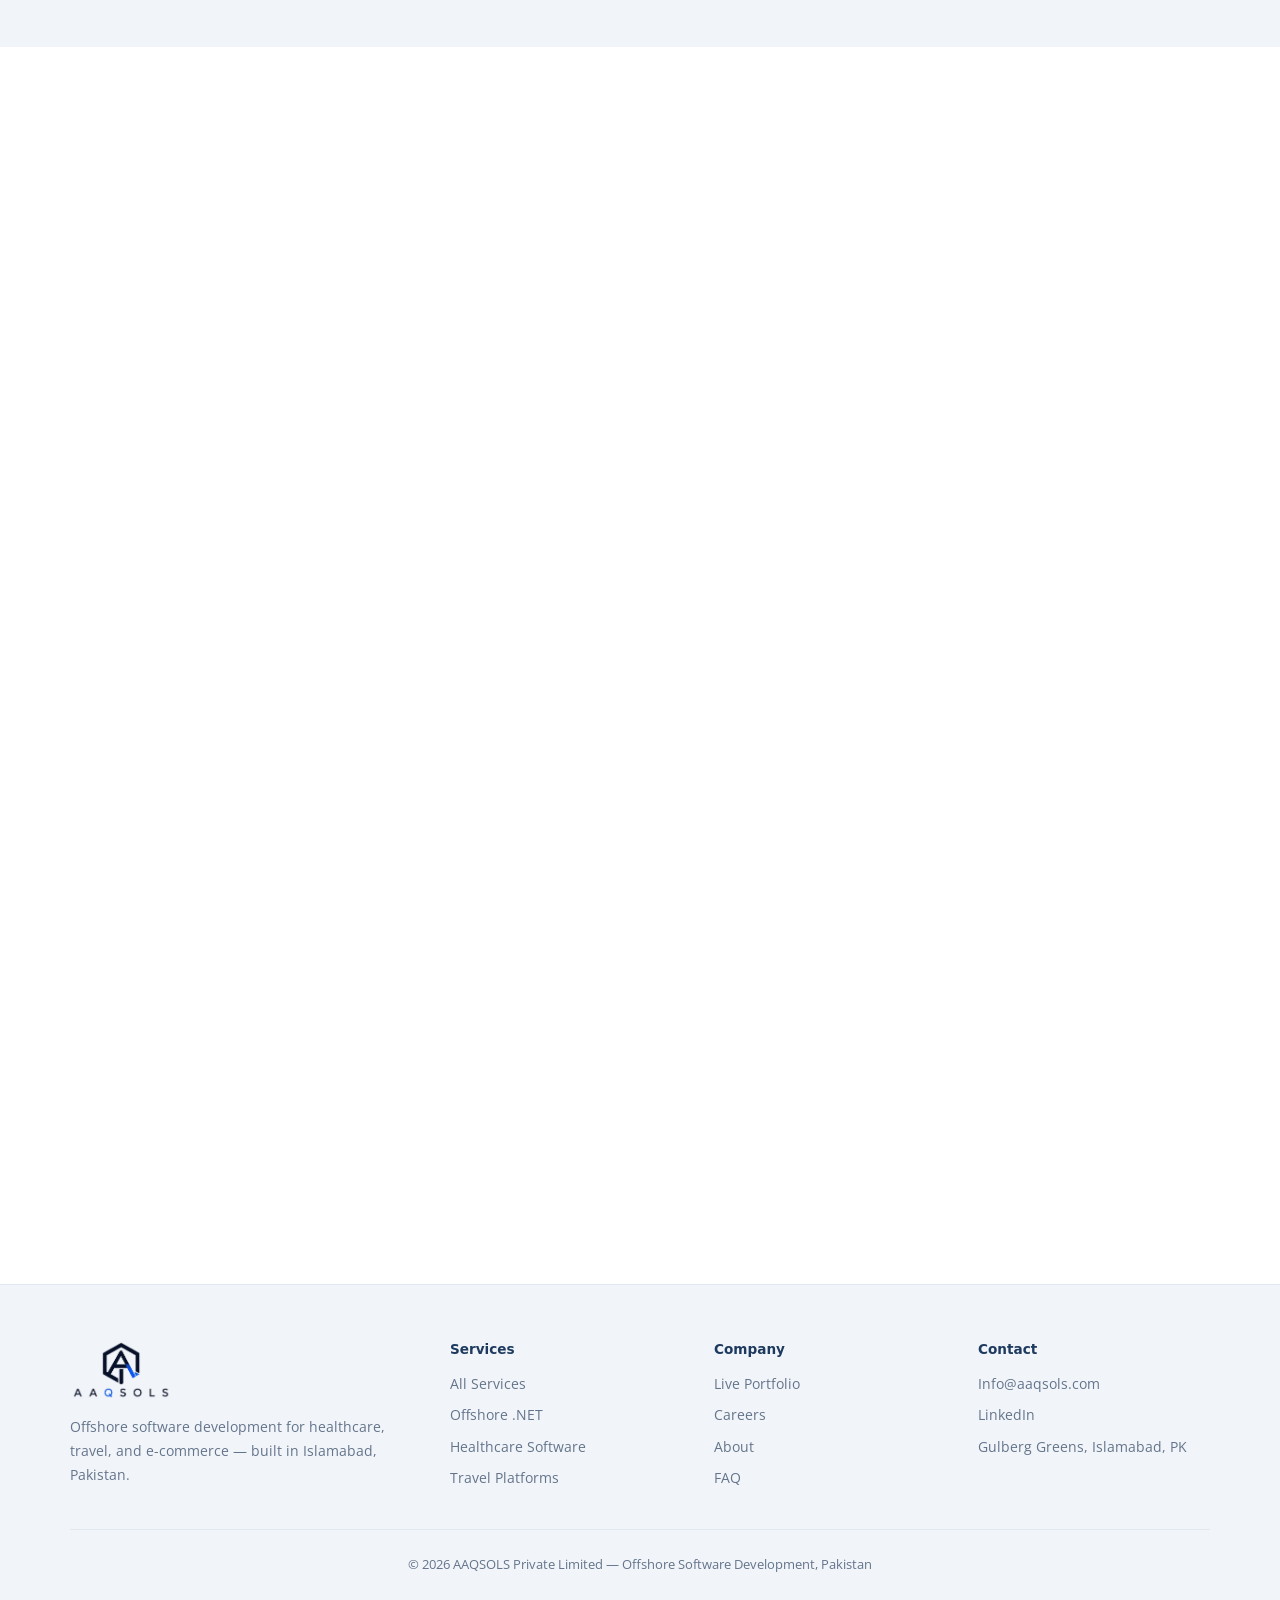
<file: website/about.html>
<!DOCTYPE html>
<html lang="en">
<head>
  <meta charset="UTF-8">
  <meta http-equiv="refresh" content="0; url=index.html#about">
  <title>Redirecting…</title>
</head>
<body>
  <p>Redirecting to <a href="index.html#about">About</a>…</p>
</body>
</html>
</file>
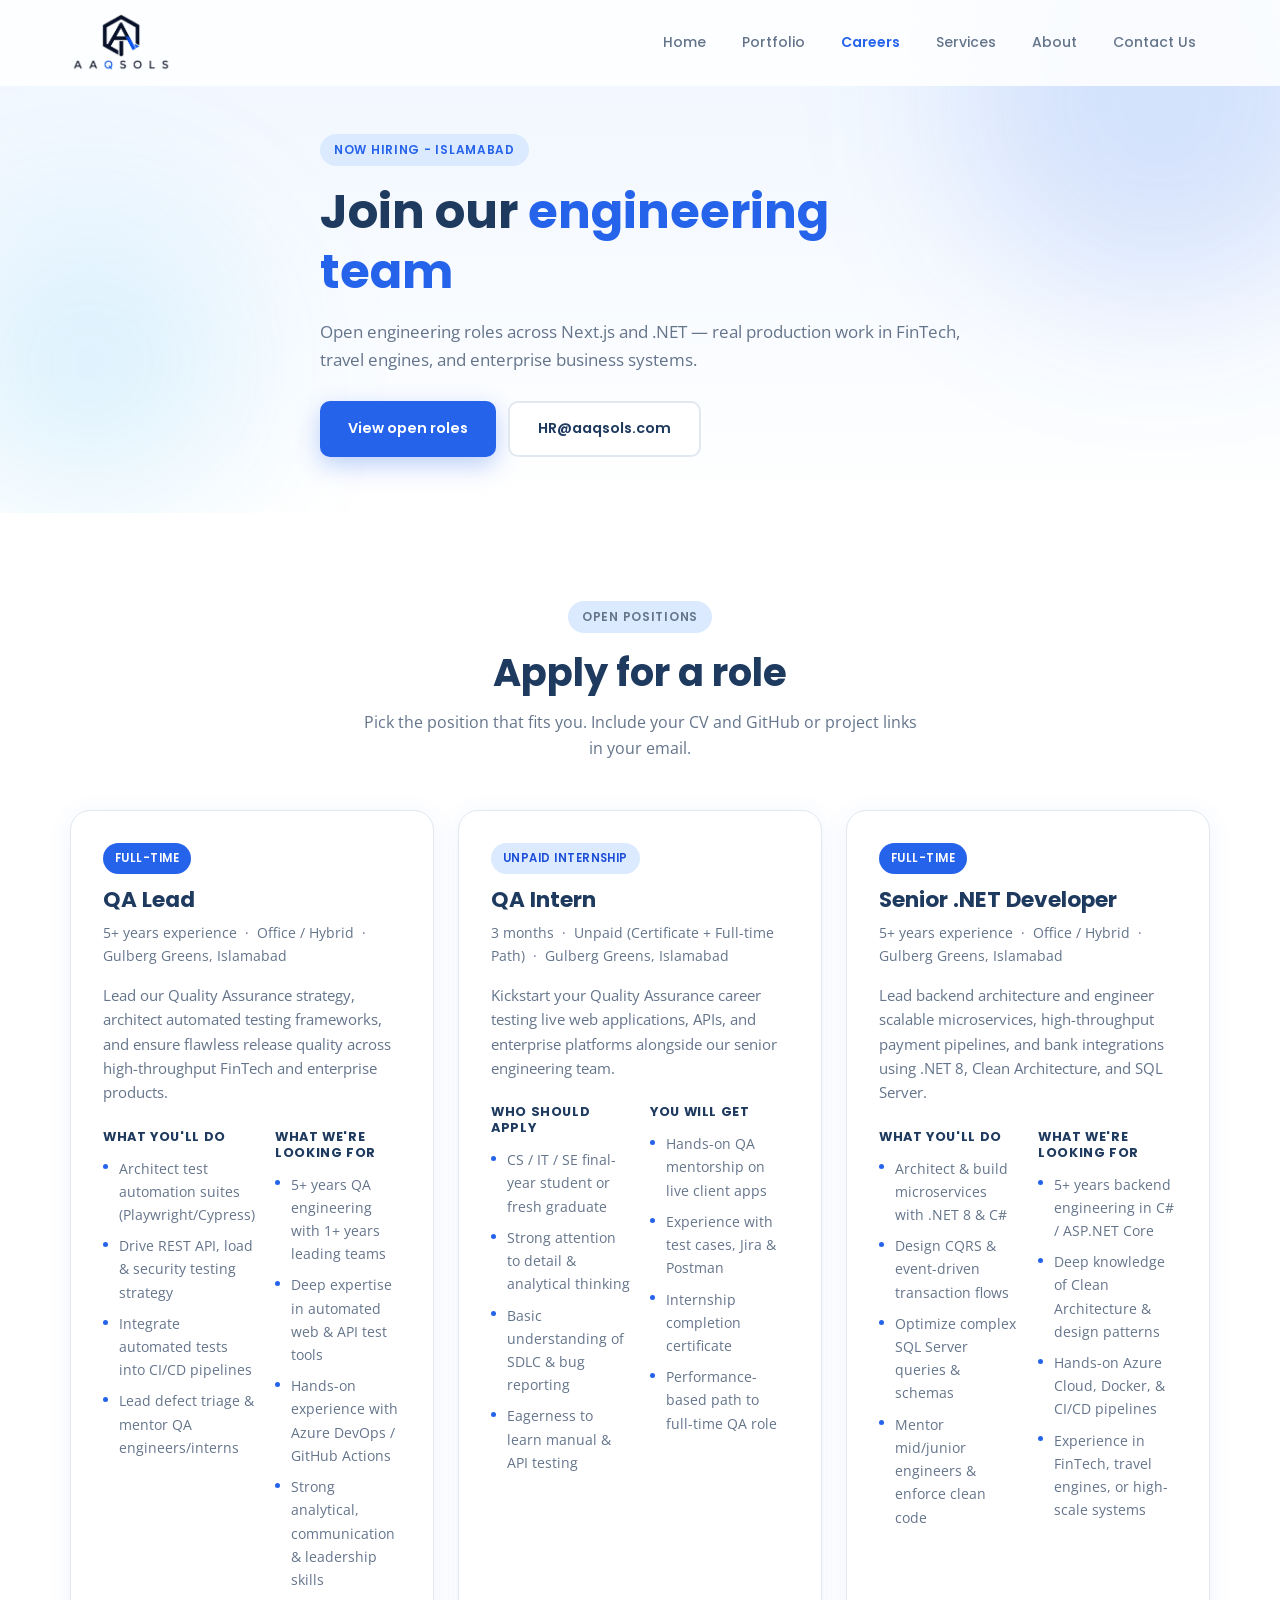
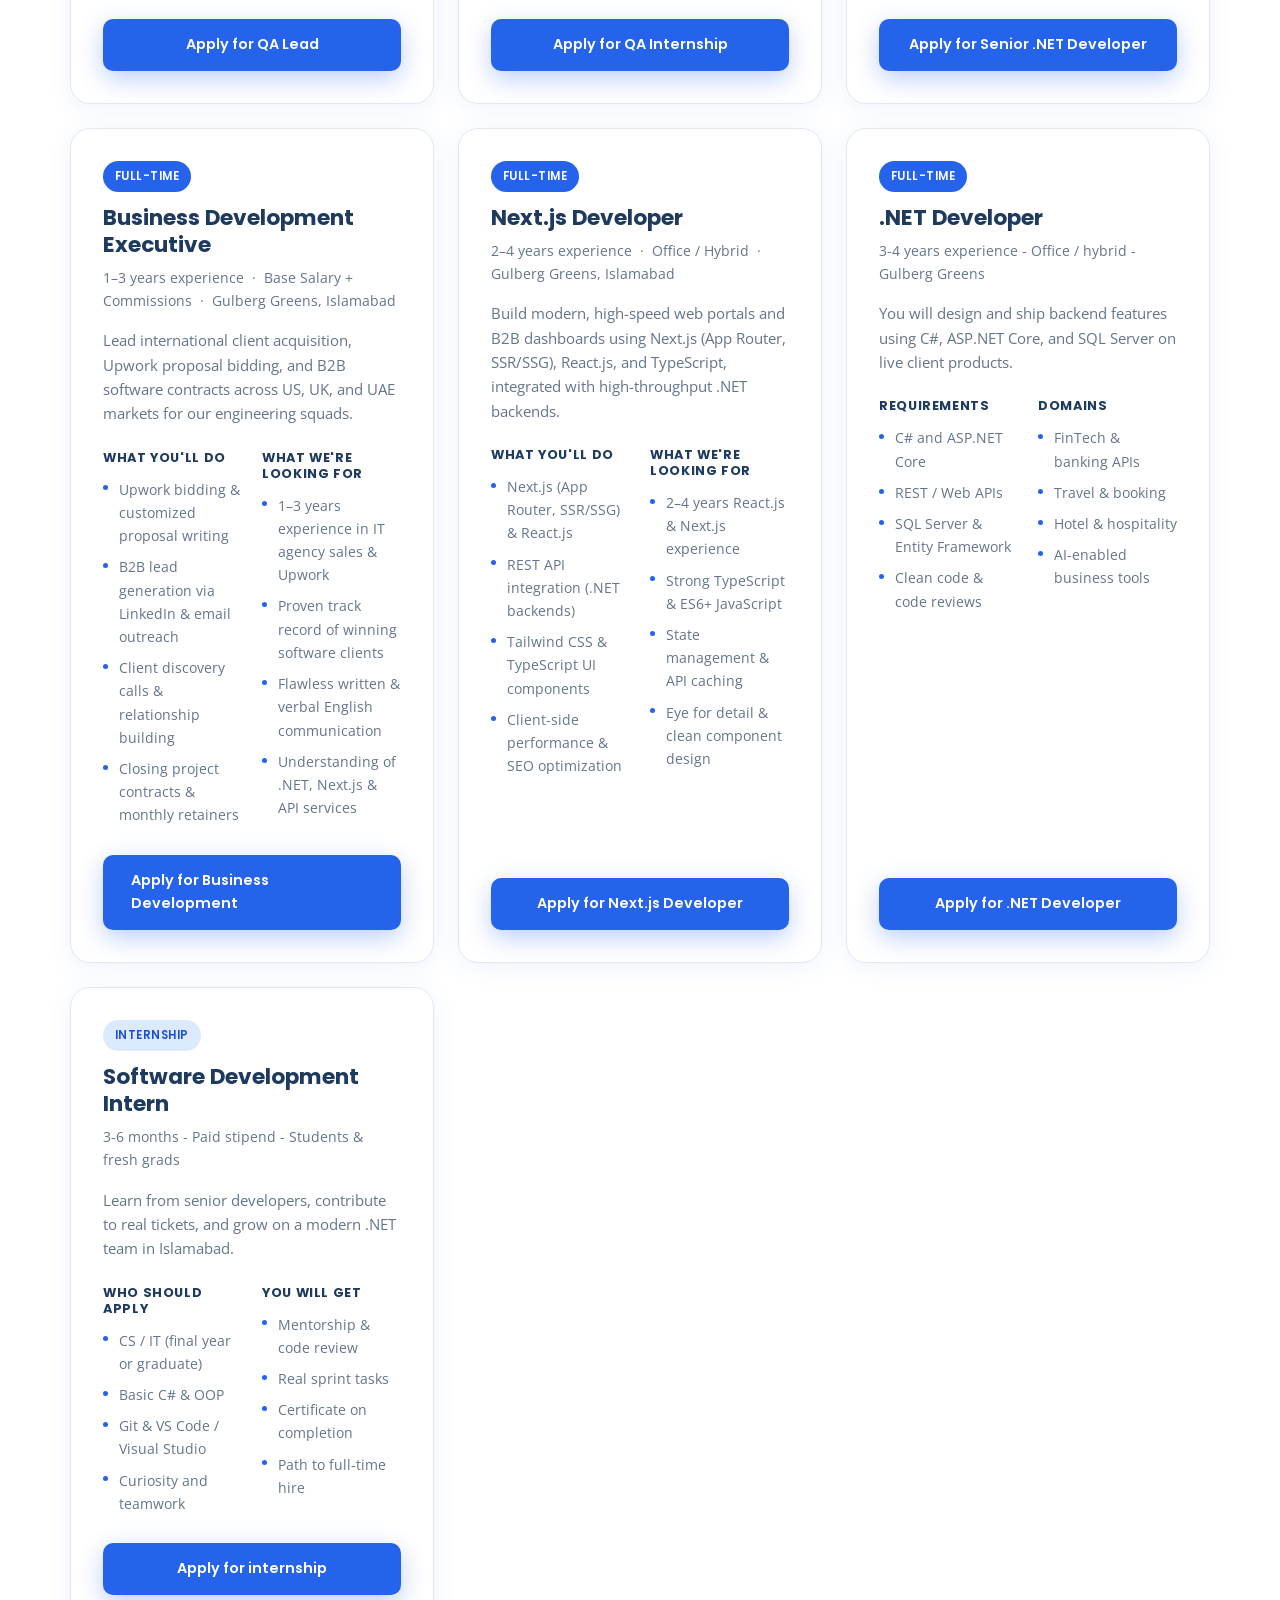
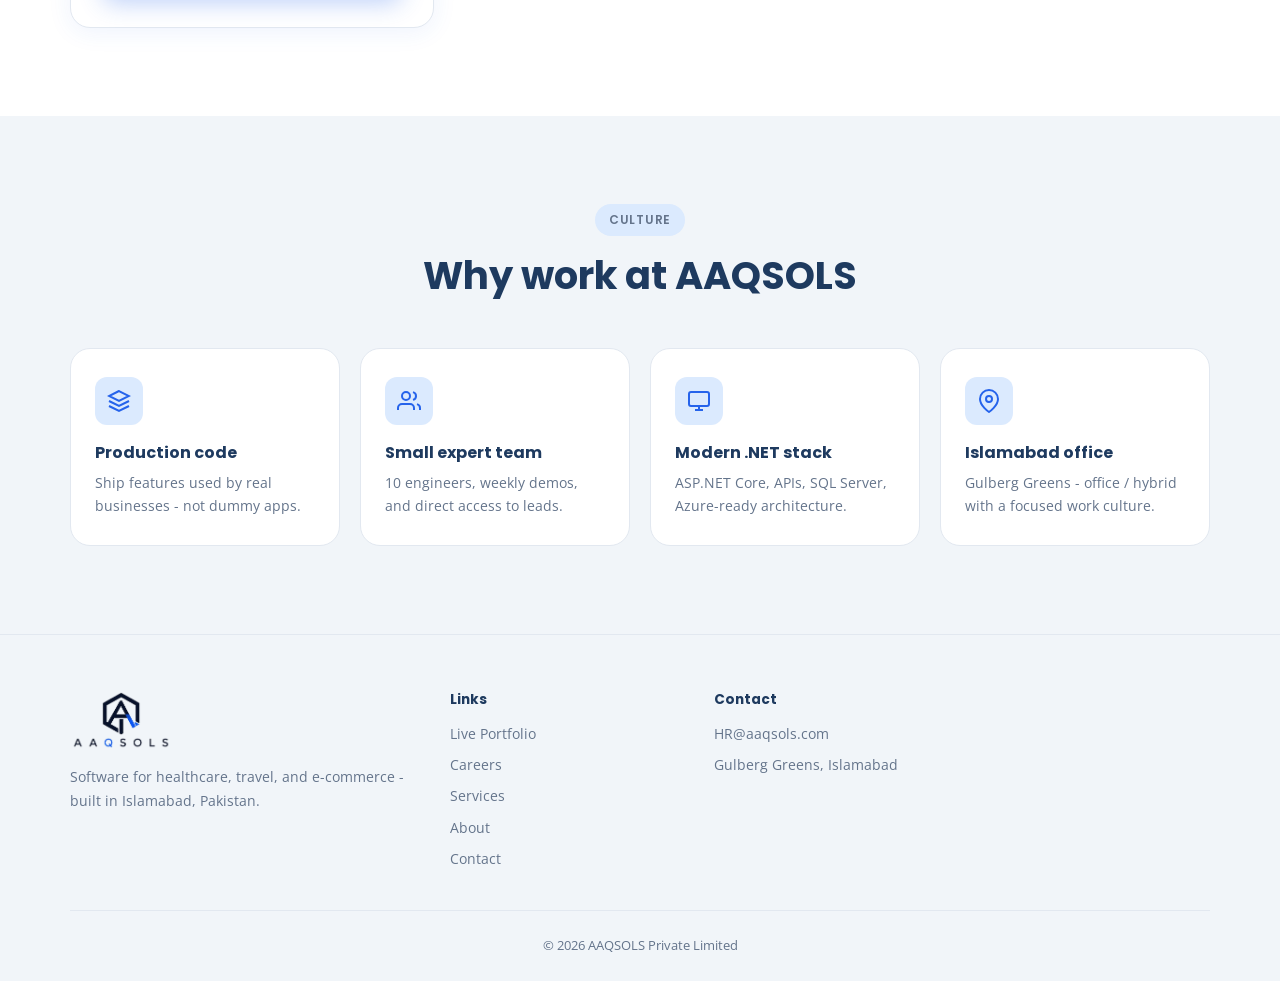
<file: website/careers.html>
<!DOCTYPE html>
<html lang="en">
<head>
  <meta charset="UTF-8">
  <meta name="viewport" content="width=device-width, initial-scale=1.0">
  <title>Careers | Business Development, Next.js & .NET Developer Jobs | AAQSOLS Islamabad</title>
  <meta name="description" content="Join AAQSOLS in Islamabad. Hiring Business Development Executive (1–3 years), Next.js Developer (2–4 years), .NET Developer (3–4 years), and Interns. Apply: HR@aaqsols.com">
  <meta name="keywords" content="AAQSOLS careers, Business Development Executive Islamabad, IT sales jobs Islamabad, Upwork bidder Pakistan, Next.js developer jobs Islamabad, React developer jobs Pakistan, .NET developer jobs Islamabad, tech jobs Islamabad">
  <meta name="author" content="AAQSOLS Private Limited">
  <meta name="robots" content="index, follow, max-image-preview:large">
  <meta name="googlebot" content="index, follow">
  <meta name="theme-color" content="#2563EB">
  <meta name="geo.region" content="PK-IS">
  <meta name="geo.placename" content="Islamabad">
  <link rel="canonical" href="https://aaqsols.com/careers.html">
  <link rel="icon" href="assets/favicon.svg" type="image/svg+xml">
  <link rel="alternate icon" href="assets/favicon-32x32.png" type="image/png">
  <link rel="apple-touch-icon" href="assets/favicon-192x192.png">
  <link rel="stylesheet" href="styles.css">
  <link rel="preconnect" href="https://fonts.googleapis.com">
  <link rel="preconnect" href="https://fonts.gstatic.com" crossorigin>
  <link href="https://fonts.googleapis.com/css2?family=Open+Sans:wght@400;500;600&family=Poppins:wght@500;600;700;800&display=swap" rel="stylesheet">

  <meta property="og:type" content="website">
  <meta property="og:site_name" content="AAQSOLS">
  <meta property="og:title" content="Careers at AAQSOLS | Business Development & Software Engineering Openings">
  <meta property="og:description" content="Open roles in Islamabad: Business Development Executive (1–3 years), Next.js Developer (2–4 years), .NET Developer (3–4 years), and Interns. Apply at HR@aaqsols.com.">
  <meta property="og:url" content="https://aaqsols.com/careers.html">
  <meta property="og:image" content="https://aaqsols.com/assets/logo-light-bg.png">
  <meta property="og:locale" content="en_PK">

  <meta name="twitter:card" content="summary">
  <meta name="twitter:title" content="Careers at AAQSOLS | Islamabad">
  <meta name="twitter:description" content="Hiring Business Development Executive, Next.js Developer, .NET Developer and Interns in Islamabad. Apply: HR@aaqsols.com">
  <meta name="twitter:image" content="https://aaqsols.com/assets/logo-light-bg.png">

  <script type="application/ld+json">
  {
    "@context": "https://schema.org",
    "@graph": [
      {
        "@type": "Organization",
        "@id": "https://aaqsols.com/#organization",
        "name": "AAQSOLS Private Limited",
        "url": "https://aaqsols.com/",
        "logo": "https://aaqsols.com/assets/logo-light-bg.png",
        "email": "HR@aaqsols.com",
        "address": {
          "@type": "PostalAddress",
          "streetAddress": "Gulburg Paradise, Business Square, Plot No. 72-77, Gulberg Greens",
          "addressLocality": "Islamabad",
          "addressRegion": "Islamabad Capital Territory",
          "postalCode": "44000",
          "addressCountry": "PK"
        }
      },
      {
        "@type": "WebPage",
        "@id": "https://aaqsols.com/careers.html#webpage",
        "url": "https://aaqsols.com/careers.html",
        "name": "Careers at AAQSOLS",
        "description": "Open business development and software engineering roles in Islamabad, Pakistan.",
        "isPartOf": { "@type": "WebSite", "name": "AAQSOLS", "url": "https://aaqsols.com/" },
        "about": { "@id": "https://aaqsols.com/#organization" }
      },
      {
        "@type": "BreadcrumbList",
        "itemListElement": [
          { "@type": "ListItem", "position": 1, "name": "Home", "item": "https://aaqsols.com/" },
          { "@type": "ListItem", "position": 2, "name": "Careers", "item": "https://aaqsols.com/careers.html" }
        ]
      },
      {
        "@type": "ItemList",
        "name": "AAQSOLS open positions",
        "itemListElement": [
          { "@type": "ListItem", "position": 1, "url": "https://aaqsols.com/careers.html#qa-lead", "name": "QA Lead" },
          { "@type": "ListItem", "position": 2, "url": "https://aaqsols.com/careers.html#qa-intern", "name": "QA Intern (Unpaid)" },
          { "@type": "ListItem", "position": 3, "url": "https://aaqsols.com/careers.html#senior-dotnet-developer", "name": "Senior .NET Developer" },
          { "@type": "ListItem", "position": 4, "url": "https://aaqsols.com/careers.html#bde", "name": "Business Development Executive" },
          { "@type": "ListItem", "position": 5, "url": "https://aaqsols.com/careers.html#nextjs-developer", "name": "Next.js Developer" },
          { "@type": "ListItem", "position": 6, "url": "https://aaqsols.com/careers.html#dotnet-developer", "name": ".NET Developer" },
          { "@type": "ListItem", "position": 7, "url": "https://aaqsols.com/careers.html#software-intern", "name": "Software Development Intern" }
        ]
      },
      {
        "@type": "JobPosting",
        "@id": "https://aaqsols.com/careers.html#qa-lead",
        "title": "QA Lead",
        "description": "<p>AAQSOLS Private Limited is hiring a QA Lead with 5+ years of experience in Islamabad (Gulberg Greens / Hybrid). You will lead our QA strategy, design and scale automated testing frameworks (Playwright/Cypress/Selenium), drive API and performance testing, and ensure high-standard release quality across FinTech, travel, and enterprise platforms.</p><p>Apply with CV to HR@aaqsols.com with subject line: Application – QA Lead – [Your Name].</p>",
        "datePosted": "2026-11-23",
        "validThrough": "2026-12-31",
        "employmentType": "FULL_TIME",
        "directApply": true,
        "applicationContact": { "@type": "ContactPoint", "email": "HR@aaqsols.com", "contactType": "HR" },
        "hiringOrganization": {
          "@type": "Organization",
          "@id": "https://aaqsols.com/#organization",
          "name": "AAQSOLS Private Limited",
          "sameAs": "https://aaqsols.com/"
        },
        "jobLocation": {
          "@type": "Place",
          "address": {
            "@type": "PostalAddress",
            "streetAddress": "Gulburg Paradise, Business Square, Plot No. 72-77, Gulberg Greens",
            "addressLocality": "Islamabad",
            "addressRegion": "Islamabad Capital Territory",
            "postalCode": "44000",
            "addressCountry": "PK"
          }
        },
        "experienceRequirements": {
          "@type": "OccupationalExperienceRequirements",
          "monthsOfExperience": 60
        },
        "skills": "Test Automation, Playwright, Cypress, Selenium, REST API Testing, Postman, CI/CD, Azure DevOps, Performance Testing, QA Leadership",
        "qualifications": "5+ years professional software quality assurance experience with proven team leadership"
      },
      {
        "@type": "JobPosting",
        "@id": "https://aaqsols.com/careers.html#qa-intern",
        "title": "QA Intern (Unpaid)",
        "description": "<p>AAQSOLS Private Limited is offering a 3-month unpaid Quality Assurance (QA) Internship in Islamabad (Gulberg Greens). Ideal for final-year CS/IT/SE students or fresh graduates eager to learn manual testing, API testing with Postman, test case writing, bug tracking, and QA automation fundamentals on live FinTech, travel, and web products.</p><p>Includes hands-on mentorship, completion certificate, and performance-based path to a full-time paid QA role. Apply with CV to HR@aaqsols.com with subject line: Application – QA Intern – [Your Name].</p>",
        "datePosted": "2026-11-11",
        "validThrough": "2026-12-31",
        "employmentType": "INTERN",
        "directApply": true,
        "applicationContact": { "@type": "ContactPoint", "email": "HR@aaqsols.com", "contactType": "HR" },
        "hiringOrganization": {
          "@type": "Organization",
          "@id": "https://aaqsols.com/#organization",
          "name": "AAQSOLS Private Limited",
          "sameAs": "https://aaqsols.com/"
        },
        "jobLocation": {
          "@type": "Place",
          "address": {
            "@type": "PostalAddress",
            "streetAddress": "Gulburg Paradise, Business Square, Plot No. 72-77, Gulberg Greens",
            "addressLocality": "Islamabad",
            "addressRegion": "Islamabad Capital Territory",
            "postalCode": "44000",
            "addressCountry": "PK"
          }
        },
        "skills": "Manual QA, Test Cases, Bug Reporting, API Testing, Postman, Jira, SDLC, Regression Testing",
        "qualifications": "Final-year CS/IT/SE student or fresh graduate with strong attention to detail and eagerness to learn QA"
      },
      {
        "@type": "JobPosting",
        "@id": "https://aaqsols.com/careers.html#senior-dotnet-developer",
        "title": "Senior .NET Developer",
        "description": "<p>AAQSOLS Private Limited is hiring a Senior .NET Developer with 5+ years of experience in Islamabad (Gulberg Greens / Hybrid). You will lead backend architecture, design scalable microservices, and build high-throughput transaction pipelines using C#, .NET 8, Clean Architecture, SQL Server, and Azure.</p><p>Apply with CV and portfolio/GitHub profile to HR@aaqsols.com with subject line: Application – Senior .NET Developer – [Your Name].</p>",
        "datePosted": "2026-10-26",
        "validThrough": "2026-12-31",
        "employmentType": "FULL_TIME",
        "directApply": true,
        "applicationContact": { "@type": "ContactPoint", "email": "HR@aaqsols.com", "contactType": "HR" },
        "hiringOrganization": {
          "@type": "Organization",
          "@id": "https://aaqsols.com/#organization",
          "name": "AAQSOLS Private Limited",
          "sameAs": "https://aaqsols.com/"
        },
        "jobLocation": {
          "@type": "Place",
          "address": {
            "@type": "PostalAddress",
            "streetAddress": "Gulburg Paradise, Business Square, Plot No. 72-77, Gulberg Greens",
            "addressLocality": "Islamabad",
            "addressRegion": "Islamabad Capital Territory",
            "postalCode": "44000",
            "addressCountry": "PK"
          }
        },
        "experienceRequirements": {
          "@type": "OccupationalExperienceRequirements",
          "monthsOfExperience": 60
        },
        "skills": "C#, .NET 8, ASP.NET Core, Clean Architecture, Microservices, CQRS, SQL Server, Azure Cloud, Docker, REST APIs",
        "qualifications": "5+ years professional hands-on backend development in C# and .NET Core"
      },
      {
        "@type": "JobPosting",
        "@id": "https://aaqsols.com/careers.html#bde",
        "title": "Business Development Executive",
        "description": "<p>AAQSOLS Private Limited is hiring a Business Development Executive with 1–3 years of experience in Islamabad (Gulberg Greens / Hybrid). You will drive international client acquisition, Upwork proposal bidding, and B2B software sales across US, UK, and UAE markets.</p><p>Apply with CV and sales track record to HR@aaqsols.com with subject line: Application – Business Development Executive – [Your Name].</p>",
        "datePosted": "2026-10-20",
        "validThrough": "2026-12-31",
        "employmentType": "FULL_TIME",
        "directApply": true,
        "applicationContact": { "@type": "ContactPoint", "email": "HR@aaqsols.com", "contactType": "HR" },
        "hiringOrganization": {
          "@type": "Organization",
          "@id": "https://aaqsols.com/#organization",
          "name": "AAQSOLS Private Limited",
          "sameAs": "https://aaqsols.com/"
        },
        "jobLocation": {
          "@type": "Place",
          "address": {
            "@type": "PostalAddress",
            "streetAddress": "Gulburg Paradise, Business Square, Plot No. 72-77, Gulberg Greens",
            "addressLocality": "Islamabad",
            "addressRegion": "Islamabad Capital Territory",
            "postalCode": "44000",
            "addressCountry": "PK"
          }
        },
        "experienceRequirements": {
          "@type": "OccupationalExperienceRequirements",
          "monthsOfExperience": 12
        },
        "skills": "Upwork Bidding, B2B Sales, Lead Generation, Client Acquisition, Proposal Writing, Contract Closing",
        "qualifications": "1-3 years professional experience in IT services sales and Upwork bidding"
      },
      {
        "@type": "JobPosting",
        "@id": "https://aaqsols.com/careers.html#nextjs-developer",
        "title": "Next.js Developer",
        "description": "<p>AAQSOLS Private Limited is hiring a Next.js / React Developer with 2–4 years of experience in Islamabad (Gulberg Greens / Hybrid). You will build modern, high-speed web portals and B2B dashboards using Next.js (App Router, SSR/SSG), React.js, TypeScript, and Tailwind CSS, integrating with .NET backends.</p><p>Apply with CV and portfolio/GitHub profile to HR@aaqsols.com with subject line: Application – Next.js Developer – [Your Name].</p>",
        "datePosted": "2026-10-09",
        "validThrough": "2026-12-31",
        "employmentType": "FULL_TIME",
        "directApply": true,
        "applicationContact": { "@type": "ContactPoint", "email": "HR@aaqsols.com", "contactType": "HR" },
        "hiringOrganization": {
          "@type": "Organization",
          "@id": "https://aaqsols.com/#organization",
          "name": "AAQSOLS Private Limited",
          "sameAs": "https://aaqsols.com/"
        },
        "jobLocation": {
          "@type": "Place",
          "address": {
            "@type": "PostalAddress",
            "streetAddress": "Gulburg Paradise, Business Square, Plot No. 72-77, Gulberg Greens",
            "addressLocality": "Islamabad",
            "addressRegion": "Islamabad Capital Territory",
            "postalCode": "44000",
            "addressCountry": "PK"
          }
        },
        "experienceRequirements": {
          "@type": "OccupationalExperienceRequirements",
          "monthsOfExperience": 24
        },
        "skills": "Next.js, React.js, TypeScript, Tailwind CSS, REST APIs, State Management, SSR, SSG",
        "qualifications": "2-4 years professional hands-on experience in React.js and Next.js"
      },
      {
        "@type": "JobPosting",
        "@id": "https://aaqsols.com/careers.html#dotnet-developer",
        "title": ".NET Developer",
        "description": "<p>AAQSOLS Private Limited is hiring a .NET Developer with 3-4 years of experience in Islamabad. You will build scalable backend systems using C#, ASP.NET Core, REST/Web APIs, SQL Server, and Entity Framework on FinTech, travel, hospitality, and AI-powered products.</p><p>Apply with CV and GitHub or project links to HR@aaqsols.com.</p>",
        "datePosted": "2026-09-18",
        "validThrough": "2026-12-31",
        "employmentType": "FULL_TIME",
        "directApply": true,
        "applicationContact": { "@type": "ContactPoint", "email": "HR@aaqsols.com", "contactType": "HR" },
        "hiringOrganization": {
          "@type": "Organization",
          "@id": "https://aaqsols.com/#organization",
          "name": "AAQSOLS Private Limited",
          "sameAs": "https://aaqsols.com/"
        },
        "jobLocation": {
          "@type": "Place",
          "address": {
            "@type": "PostalAddress",
            "streetAddress": "Gulburg Paradise, Business Square, Plot No. 72-77, Gulberg Greens",
            "addressLocality": "Islamabad",
            "addressRegion": "Islamabad Capital Territory",
            "postalCode": "44000",
            "addressCountry": "PK"
          }
        },
        "experienceRequirements": {
          "@type": "OccupationalExperienceRequirements",
          "monthsOfExperience": 36
        },
        "skills": "C#, ASP.NET Core, Web API, REST, SQL Server, Entity Framework",
        "qualifications": "3-4 years professional .NET development"
      },
      {
        "@type": "JobPosting",
        "@id": "https://aaqsols.com/careers.html#software-intern",
        "title": "Software Development Intern",
        "description": "<p>AAQSOLS is hiring a Software Development Intern in Islamabad for a 3-6 month paid internship. Ideal for final-year CS/IT students or recent graduates with basic C#, Git, and interest in ASP.NET Core.</p><p>Apply with CV and project links to HR@aaqsols.com.</p>",
        "datePosted": "2026-09-18",
        "validThrough": "2026-12-31",
        "employmentType": "INTERN",
        "directApply": true,
        "applicationContact": { "@type": "ContactPoint", "email": "HR@aaqsols.com", "contactType": "HR" },
        "hiringOrganization": {
          "@type": "Organization",
          "@id": "https://aaqsols.com/#organization",
          "name": "AAQSOLS Private Limited",
          "sameAs": "https://aaqsols.com/"
        },
        "jobLocation": {
          "@type": "Place",
          "address": {
            "@type": "PostalAddress",
            "streetAddress": "Gulburg Paradise, Business Square, Plot No. 72-77, Gulberg Greens",
            "addressLocality": "Islamabad",
            "addressRegion": "Islamabad Capital Territory",
            "postalCode": "44000",
            "addressCountry": "PK"
          }
        },
        "qualifications": "CS or IT student or recent graduate with basic programming skills"
      }
    ]
  }
  </script>
</head>
<body class="careers-page">

  <a class="skip-link" href="#main-content">Skip to content</a>

  <header class="header" id="header">
    <div class="wrap header-row">
      <a href="index.html" class="brand" aria-label="AAQSOLS home">
        <img src="assets/logo-light-bg.png" alt="AAQSOLS" width="102" height="60">
      </a>
      <button class="nav-toggle" type="button" aria-label="Open menu" aria-expanded="false">
        <span></span><span></span><span></span>
      </button>
      <nav class="nav" aria-label="Main">
        <a href="index.html">Home</a>
        <a href="portfolio.html">Portfolio</a>
        <a href="careers.html" class="active" aria-current="page">Careers</a>
        <a href="index.html#services">Services</a>
        <a href="index.html#about">About</a>
        <a href="index.html#contact" class="btn btn-sm">Contact Us</a>
      </nav>
    </div>
  </header>

  <main id="main-content">

    <section class="careers-hero">
      <div class="hero-blob hero-blob-a" aria-hidden="true"></div>
      <div class="hero-blob hero-blob-b" aria-hidden="true"></div>
      <div class="wrap careers-hero-inner">
        <p class="tag">Now hiring  -  Islamabad</p>
        <h1>Join our <span class="text-blue">engineering team</span></h1>
        <p class="lead">Open engineering roles across Next.js and .NET — real production work in FinTech, travel engines, and enterprise business systems.</p>
        <div class="careers-hero-actions">
          <a href="#roles" class="btn btn-primary">View open roles</a>
          <a href="mailto:HR@aaqsols.com?subject=Careers%20-%20AAQSOLS" class="btn btn-secondary">HR@aaqsols.com</a>
        </div>
      </div>
    </section>

    <section id="roles" class="section" aria-labelledby="roles-heading">
      <div class="wrap">
        <header class="section-title">
          <p class="tag">Open positions</p>
          <h2 id="roles-heading">Apply for a role</h2>
          <p>Pick the position that fits you. Include your CV and GitHub or project links in your email.</p>
        </header>

        <div class="roles-grid">
          <article class="role-card" id="qa-lead">
            <div class="role-card-top">
              <span class="role-badge">Full-time</span>
              <h3>QA Lead</h3>
              <p class="role-meta">5+ years experience &nbsp;·&nbsp; Office / Hybrid &nbsp;·&nbsp; Gulberg Greens, Islamabad</p>
            </div>
            <p class="role-lead">Lead our Quality Assurance strategy, architect automated testing frameworks, and ensure flawless release quality across high-throughput FinTech and enterprise products.</p>
            <div class="role-split">
              <div class="role-col">
                <h4>What you'll do</h4>
                <ul class="role-list">
                  <li>Architect test automation suites (Playwright/Cypress)</li>
                  <li>Drive REST API, load &amp; security testing strategy</li>
                  <li>Integrate automated tests into CI/CD pipelines</li>
                  <li>Lead defect triage &amp; mentor QA engineers/interns</li>
                </ul>
              </div>
              <div class="role-col">
                <h4>What we're looking for</h4>
                <ul class="role-list">
                  <li>5+ years QA engineering with 1+ years leading teams</li>
                  <li>Deep expertise in automated web &amp; API test tools</li>
                  <li>Hands-on experience with Azure DevOps / GitHub Actions</li>
                  <li>Strong analytical, communication &amp; leadership skills</li>
                </ul>
              </div>
            </div>
            <a href="mailto:HR@aaqsols.com?subject=Application%20%E2%80%93%20QA%20Lead%20%E2%80%93%20%5BYour%20Name%5D&amp;body=Hi%20AAQSOLS%20HR%20Team%2C%0A%0AI%20am%20applying%20for%20the%20QA%20Lead%20position%20listed%20on%20your%20careers%20page%20(https%3A%2F%2Faaqsols.com%2Fcareers.html%23qa-lead).%0A%0APlease%20find%20attached%20my%20CV%20and%20portfolio.%0A%0ABest%20regards%2C%0A%5BYour%20Name%5D" class="btn btn-primary role-apply">Apply for QA Lead</a>
          </article>

          <article class="role-card" id="qa-intern">
            <div class="role-card-top">
              <span class="role-badge role-badge--soft">Unpaid Internship</span>
              <h3>QA Intern</h3>
              <p class="role-meta">3 months &nbsp;·&nbsp; Unpaid (Certificate + Full-time Path) &nbsp;·&nbsp; Gulberg Greens, Islamabad</p>
            </div>
            <p class="role-lead">Kickstart your Quality Assurance career testing live web applications, APIs, and enterprise platforms alongside our senior engineering team.</p>
            <div class="role-split">
              <div class="role-col">
                <h4>Who should apply</h4>
                <ul class="role-list">
                  <li>CS / IT / SE final-year student or fresh graduate</li>
                  <li>Strong attention to detail &amp; analytical thinking</li>
                  <li>Basic understanding of SDLC &amp; bug reporting</li>
                  <li>Eagerness to learn manual &amp; API testing</li>
                </ul>
              </div>
              <div class="role-col">
                <h4>You will get</h4>
                <ul class="role-list">
                  <li>Hands-on QA mentorship on live client apps</li>
                  <li>Experience with test cases, Jira &amp; Postman</li>
                  <li>Internship completion certificate</li>
                  <li>Performance-based path to full-time QA role</li>
                </ul>
              </div>
            </div>
            <a href="mailto:HR@aaqsols.com?subject=Application%20%E2%80%93%20QA%20Intern%20%E2%80%93%20%5BYour%20Name%5D&amp;body=Hi%20AAQSOLS%20HR%20Team%2C%0A%0AI%20am%20applying%20for%20the%20QA%20Intern%20(Unpaid)%20position%20listed%20on%20your%20careers%20page%20(https%3A%2F%2Faaqsols.com%2Fcareers.html%23qa-intern).%0A%0APlease%20find%20attached%20my%20CV.%0A%0ABest%20regards%2C%0A%5BYour%20Name%5D" class="btn btn-primary role-apply">Apply for QA Internship</a>
          </article>

          <article class="role-card" id="senior-dotnet-developer">
            <div class="role-card-top">
              <span class="role-badge">Full-time</span>
              <h3>Senior .NET Developer</h3>
              <p class="role-meta">5+ years experience &nbsp;·&nbsp; Office / Hybrid &nbsp;·&nbsp; Gulberg Greens, Islamabad</p>
            </div>
            <p class="role-lead">Lead backend architecture and engineer scalable microservices, high-throughput payment pipelines, and bank integrations using .NET 8, Clean Architecture, and SQL Server.</p>
            <div class="role-split">
              <div class="role-col">
                <h4>What you'll do</h4>
                <ul class="role-list">
                  <li>Architect &amp; build microservices with .NET 8 &amp; C#</li>
                  <li>Design CQRS &amp; event-driven transaction flows</li>
                  <li>Optimize complex SQL Server queries &amp; schemas</li>
                  <li>Mentor mid/junior engineers &amp; enforce clean code</li>
                </ul>
              </div>
              <div class="role-col">
                <h4>What we're looking for</h4>
                <ul class="role-list">
                  <li>5+ years backend engineering in C# / ASP.NET Core</li>
                  <li>Deep knowledge of Clean Architecture &amp; design patterns</li>
                  <li>Hands-on Azure Cloud, Docker, &amp; CI/CD pipelines</li>
                  <li>Experience in FinTech, travel engines, or high-scale systems</li>
                </ul>
              </div>
            </div>
            <a href="mailto:HR@aaqsols.com?subject=Application%20%E2%80%93%20Senior%20.NET%20Developer%20%E2%80%93%20%5BYour%20Name%5D&amp;body=Hi%20AAQSOLS%20HR%20Team%2C%0A%0AI%20am%20applying%20for%20the%20Senior%20.NET%20Developer%20position%20listed%20on%20your%20careers%20page%20(https%3A%2F%2Faaqsols.com%2Fcareers.html%23senior-dotnet-developer).%0A%0APlease%20find%20attached%20my%20CV%20and%20GitHub%2Fportfolio.%0A%0ABest%20regards%2C%0A%5BYour%20Name%5D" class="btn btn-primary role-apply">Apply for Senior .NET Developer</a>
          </article>

          <article class="role-card" id="bde">
            <div class="role-card-top">
              <span class="role-badge">Full-time</span>
              <h3>Business Development Executive</h3>
              <p class="role-meta">1–3 years experience &nbsp;·&nbsp; Base Salary + Commissions &nbsp;·&nbsp; Gulberg Greens, Islamabad</p>
            </div>
            <p class="role-lead">Lead international client acquisition, Upwork proposal bidding, and B2B software contracts across US, UK, and UAE markets for our engineering squads.</p>
            <div class="role-split">
              <div class="role-col">
                <h4>What you'll do</h4>
                <ul class="role-list">
                  <li>Upwork bidding &amp; customized proposal writing</li>
                  <li>B2B lead generation via LinkedIn &amp; email outreach</li>
                  <li>Client discovery calls &amp; relationship building</li>
                  <li>Closing project contracts &amp; monthly retainers</li>
                </ul>
              </div>
              <div class="role-col">
                <h4>What we're looking for</h4>
                <ul class="role-list">
                  <li>1–3 years experience in IT agency sales &amp; Upwork</li>
                  <li>Proven track record of winning software clients</li>
                  <li>Flawless written &amp; verbal English communication</li>
                  <li>Understanding of .NET, Next.js &amp; API services</li>
                </ul>
              </div>
            </div>
            <a href="mailto:HR@aaqsols.com?subject=Application%20%E2%80%93%20Business%20Development%20Executive%20%E2%80%93%20%5BYour%20Name%5D&body=Hi%20AAQSOLS%20HR%20Team%2C%0A%0AI%20am%20applying%20for%20the%20Business%20Development%20Executive%20position%20listed%20on%20your%20careers%20page%20(https%3A%2F%2Faaqsols.com%2Fcareers.html%23bde).%0A%0APlease%20find%20attached%20my%20CV%20and%20sales%20track%20record.%0A%0ABest%20regards%2C%0A%5BYour%20Name%5D" class="btn btn-primary role-apply">Apply for Business Development</a>
          </article>

          <article class="role-card" id="nextjs-developer">
            <div class="role-card-top">
              <span class="role-badge">Full-time</span>
              <h3>Next.js Developer</h3>
              <p class="role-meta">2–4 years experience &nbsp;·&nbsp; Office / Hybrid &nbsp;·&nbsp; Gulberg Greens, Islamabad</p>
            </div>
            <p class="role-lead">Build modern, high-speed web portals and B2B dashboards using Next.js (App Router, SSR/SSG), React.js, and TypeScript, integrated with high-throughput .NET backends.</p>
            <div class="role-split">
              <div class="role-col">
                <h4>What you'll do</h4>
                <ul class="role-list">
                  <li>Next.js (App Router, SSR/SSG) & React.js</li>
                  <li>REST API integration (.NET backends)</li>
                  <li>Tailwind CSS & TypeScript UI components</li>
                  <li>Client-side performance & SEO optimization</li>
                </ul>
              </div>
              <div class="role-col">
                <h4>What we're looking for</h4>
                <ul class="role-list">
                  <li>2–4 years React.js & Next.js experience</li>
                  <li>Strong TypeScript & ES6+ JavaScript</li>
                  <li>State management & API caching</li>
                  <li>Eye for detail & clean component design</li>
                </ul>
              </div>
            </div>
            <a href="mailto:HR@aaqsols.com?subject=Application%20%E2%80%93%20Next.js%20Developer%20%E2%80%93%20%5BYour%20Name%5D" class="btn btn-primary role-apply">Apply for Next.js Developer</a>
          </article>

          <article class="role-card" id="dotnet-developer">
            <div class="role-card-top">
              <span class="role-badge">Full-time</span>
              <h3>.NET Developer</h3>
              <p class="role-meta">3-4 years experience  -  Office / hybrid  -  Gulberg Greens</p>
            </div>
            <p class="role-lead">You will design and ship backend features using C#, ASP.NET Core, and SQL Server on live client products.</p>
            <div class="role-split">
              <div class="role-col">
                <h4>Requirements</h4>
                <ul class="role-list">
                  <li>C# and ASP.NET Core</li>
                  <li>REST / Web APIs</li>
                  <li>SQL Server & Entity Framework</li>
                  <li>Clean code & code reviews</li>
                </ul>
              </div>
              <div class="role-col">
                <h4>Domains</h4>
                <ul class="role-list">
                  <li>FinTech & banking APIs</li>
                  <li>Travel & booking</li>
                  <li>Hotel & hospitality</li>
                  <li>AI-enabled business tools</li>
                </ul>
              </div>
            </div>
            <a href="mailto:HR@aaqsols.com?subject=Application%20-%20.NET%20Developer%20-%20AAQSOLS" class="btn btn-primary role-apply">Apply for .NET Developer</a>
          </article>

          <article class="role-card" id="software-intern">
            <div class="role-card-top">
              <span class="role-badge role-badge--soft">Internship</span>
              <h3>Software Development Intern</h3>
              <p class="role-meta">3-6 months  -  Paid stipend  -  Students & fresh grads</p>
            </div>
            <p class="role-lead">Learn from senior developers, contribute to real tickets, and grow on a modern .NET team in Islamabad.</p>
            <div class="role-split">
              <div class="role-col">
                <h4>Who should apply</h4>
                <ul class="role-list">
                  <li>CS / IT (final year or graduate)</li>
                  <li>Basic C# & OOP</li>
                  <li>Git & VS Code / Visual Studio</li>
                  <li>Curiosity and teamwork</li>
                </ul>
              </div>
              <div class="role-col">
                <h4>You will get</h4>
                <ul class="role-list">
                  <li>Mentorship & code review</li>
                  <li>Real sprint tasks</li>
                  <li>Certificate on completion</li>
                  <li>Path to full-time hire</li>
                </ul>
              </div>
            </div>
            <a href="mailto:HR@aaqsols.com?subject=Application%20-%20Software%20Intern%20-%20AAQSOLS" class="btn btn-primary role-apply">Apply for internship</a>
          </article>
        </div>
      </div>
    </section>

    <section class="section section-soft" aria-labelledby="perks-heading">
      <div class="wrap">
        <header class="section-title">
          <p class="tag">Culture</p>
          <h2 id="perks-heading">Why work at AAQSOLS</h2>
        </header>
        <div class="service-grid careers-perks">
          <article class="service">
            <div class="service-icon" aria-hidden="true">
              <svg width="24" height="24" viewBox="0 0 24 24" fill="none" stroke="currentColor" stroke-width="2"><path d="M12 2L2 7l10 5 10-5-10-5zM2 17l10 5 10-5M2 12l10 5 10-5"/></svg>
            </div>
            <h3>Production code</h3>
            <p>Ship features used by real businesses - not dummy apps.</p>
          </article>
          <article class="service">
            <div class="service-icon" aria-hidden="true">
              <svg width="24" height="24" viewBox="0 0 24 24" fill="none" stroke="currentColor" stroke-width="2"><path d="M17 21v-2a4 4 0 0 0-4-4H5a4 4 0 0 0-4 4v2"/><circle cx="9" cy="7" r="4"/><path d="M23 21v-2a4 4 0 0 0-3-3.87M16 3.13a4 4 0 0 1 0 7.75"/></svg>
            </div>
            <h3>Small expert team</h3>
            <p>10 engineers, weekly demos, and direct access to leads.</p>
          </article>
          <article class="service">
            <div class="service-icon" aria-hidden="true">
              <svg width="24" height="24" viewBox="0 0 24 24" fill="none" stroke="currentColor" stroke-width="2"><rect x="2" y="3" width="20" height="14" rx="2"/><path d="M8 21h8M12 17v4"/></svg>
            </div>
            <h3>Modern .NET stack</h3>
            <p>ASP.NET Core, APIs, SQL Server, Azure-ready architecture.</p>
          </article>
          <article class="service">
            <div class="service-icon" aria-hidden="true">
              <svg width="24" height="24" viewBox="0 0 24 24" fill="none" stroke="currentColor" stroke-width="2"><path d="M21 10c0 7-9 13-9 13s-9-6-9-13a9 9 0 0 1 18 0z"/><circle cx="12" cy="10" r="3"/></svg>
            </div>
            <h3>Islamabad office</h3>
            <p>Gulberg Greens - office / hybrid with a focused work culture.</p>
          </article>
        </div>
      </div>
    </section>

  </main>

  <footer class="footer">
    <div class="wrap footer-grid">
      <div>
        <img src="assets/logo-light-bg.png" alt="AAQSOLS" class="footer-logo" width="102" height="60">
        <p>Software for healthcare, travel, and e-commerce - built in Islamabad, Pakistan.</p>
      </div>
      <div>
        <h4>Links</h4>
        <a href="portfolio.html">Live Portfolio</a>
        <a href="careers.html">Careers</a>
        <a href="index.html#services">Services</a>
        <a href="index.html#about">About</a>
        <a href="index.html#contact">Contact</a>
      </div>
      <div>
        <h4>Contact</h4>
        <a href="mailto:HR@aaqsols.com">HR@aaqsols.com</a>
        <p>Gulberg Greens, Islamabad</p>
      </div>
    </div>
    <div class="wrap footer-copy">&copy; 2026 AAQSOLS Private Limited</div>
  </footer>

  <script>
    const header = document.getElementById('header');
    const toggle = document.querySelector('.nav-toggle');
    const nav = document.querySelector('.nav');

    window.addEventListener('scroll', () => {
      header.classList.toggle('scrolled', window.scrollY > 20);
    }, { passive: true });

    toggle.addEventListener('click', () => {
      const open = nav.classList.toggle('open');
      toggle.setAttribute('aria-expanded', open);
      document.body.classList.toggle('menu-open', open);
    });

    document.querySelectorAll('a[href^="#"]').forEach(link => {
      link.addEventListener('click', e => {
        const target = document.querySelector(link.getAttribute('href'));
        if (!target) return;
        e.preventDefault();
        target.scrollIntoView({ behavior: 'smooth' });
        nav.classList.remove('open');
        toggle.setAttribute('aria-expanded', 'false');
        document.body.classList.remove('menu-open');
      });
    });
  </script>
</body>
</html>
</file>
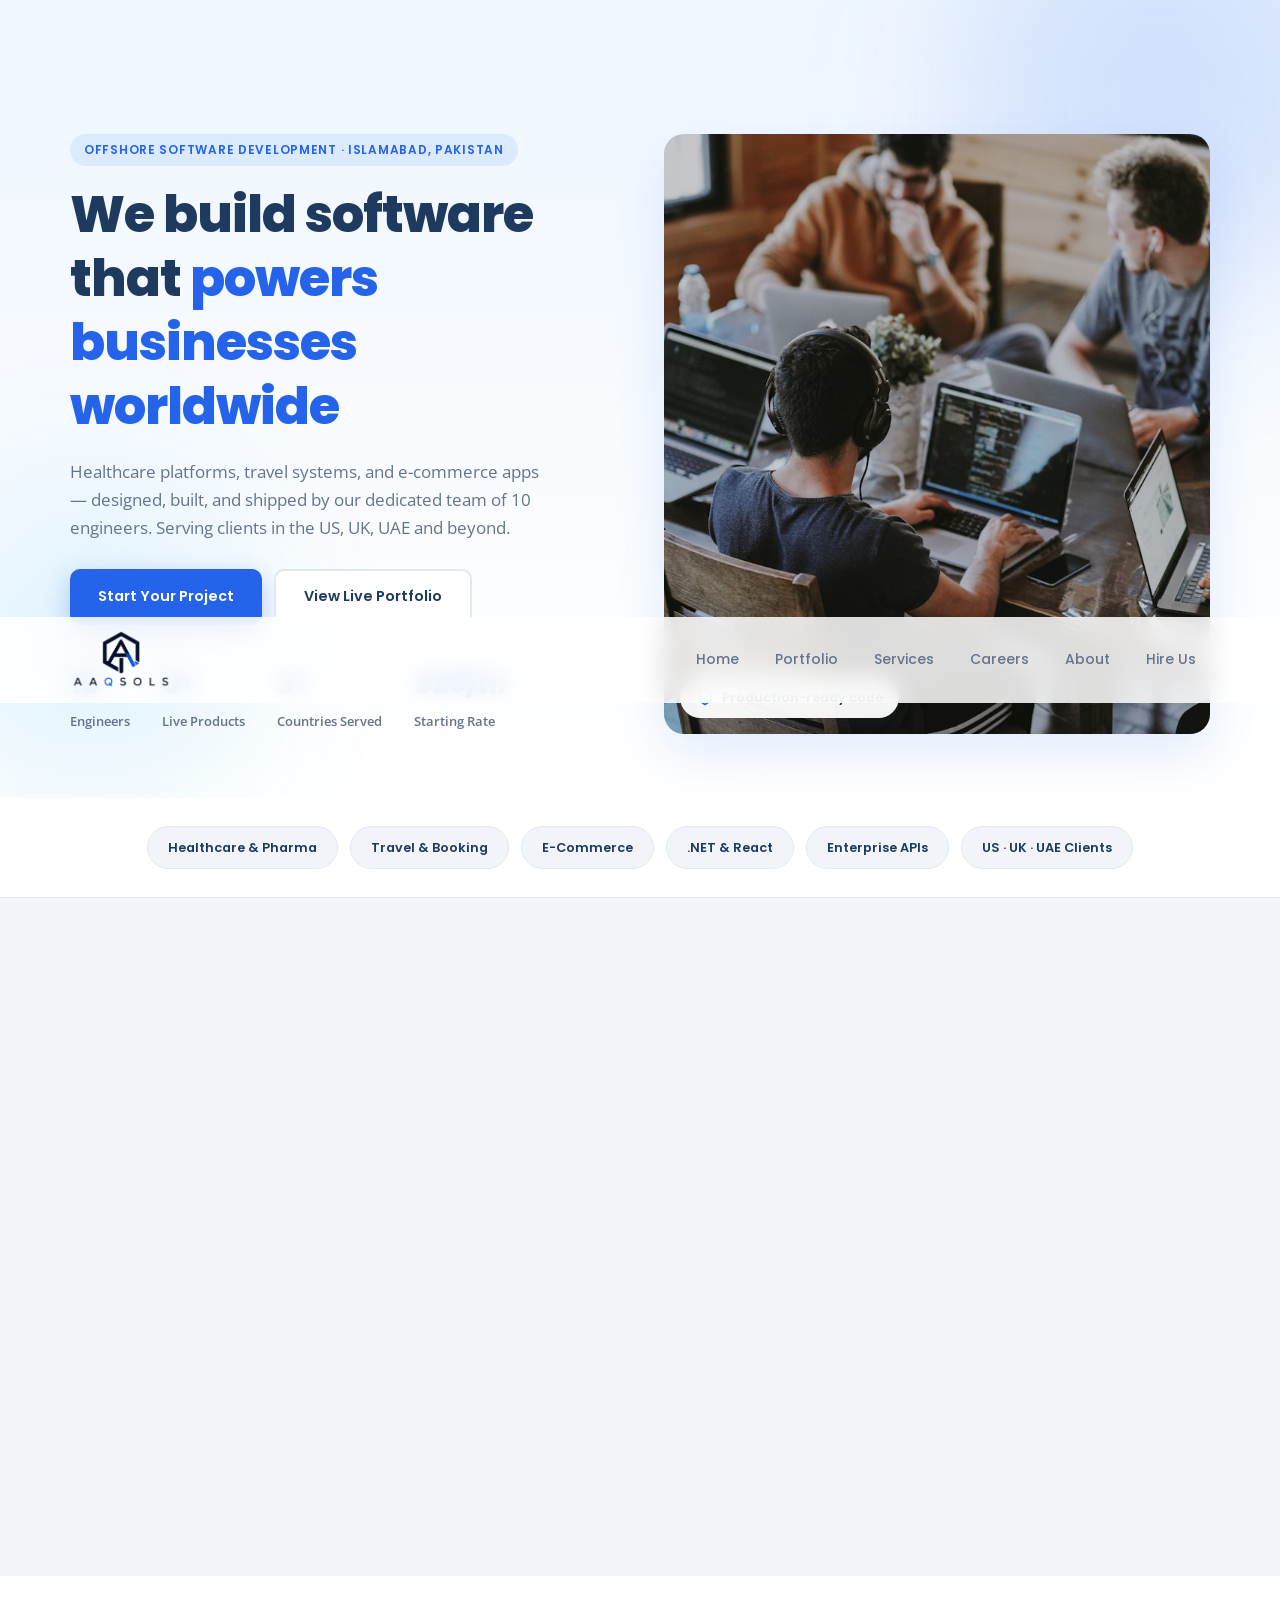
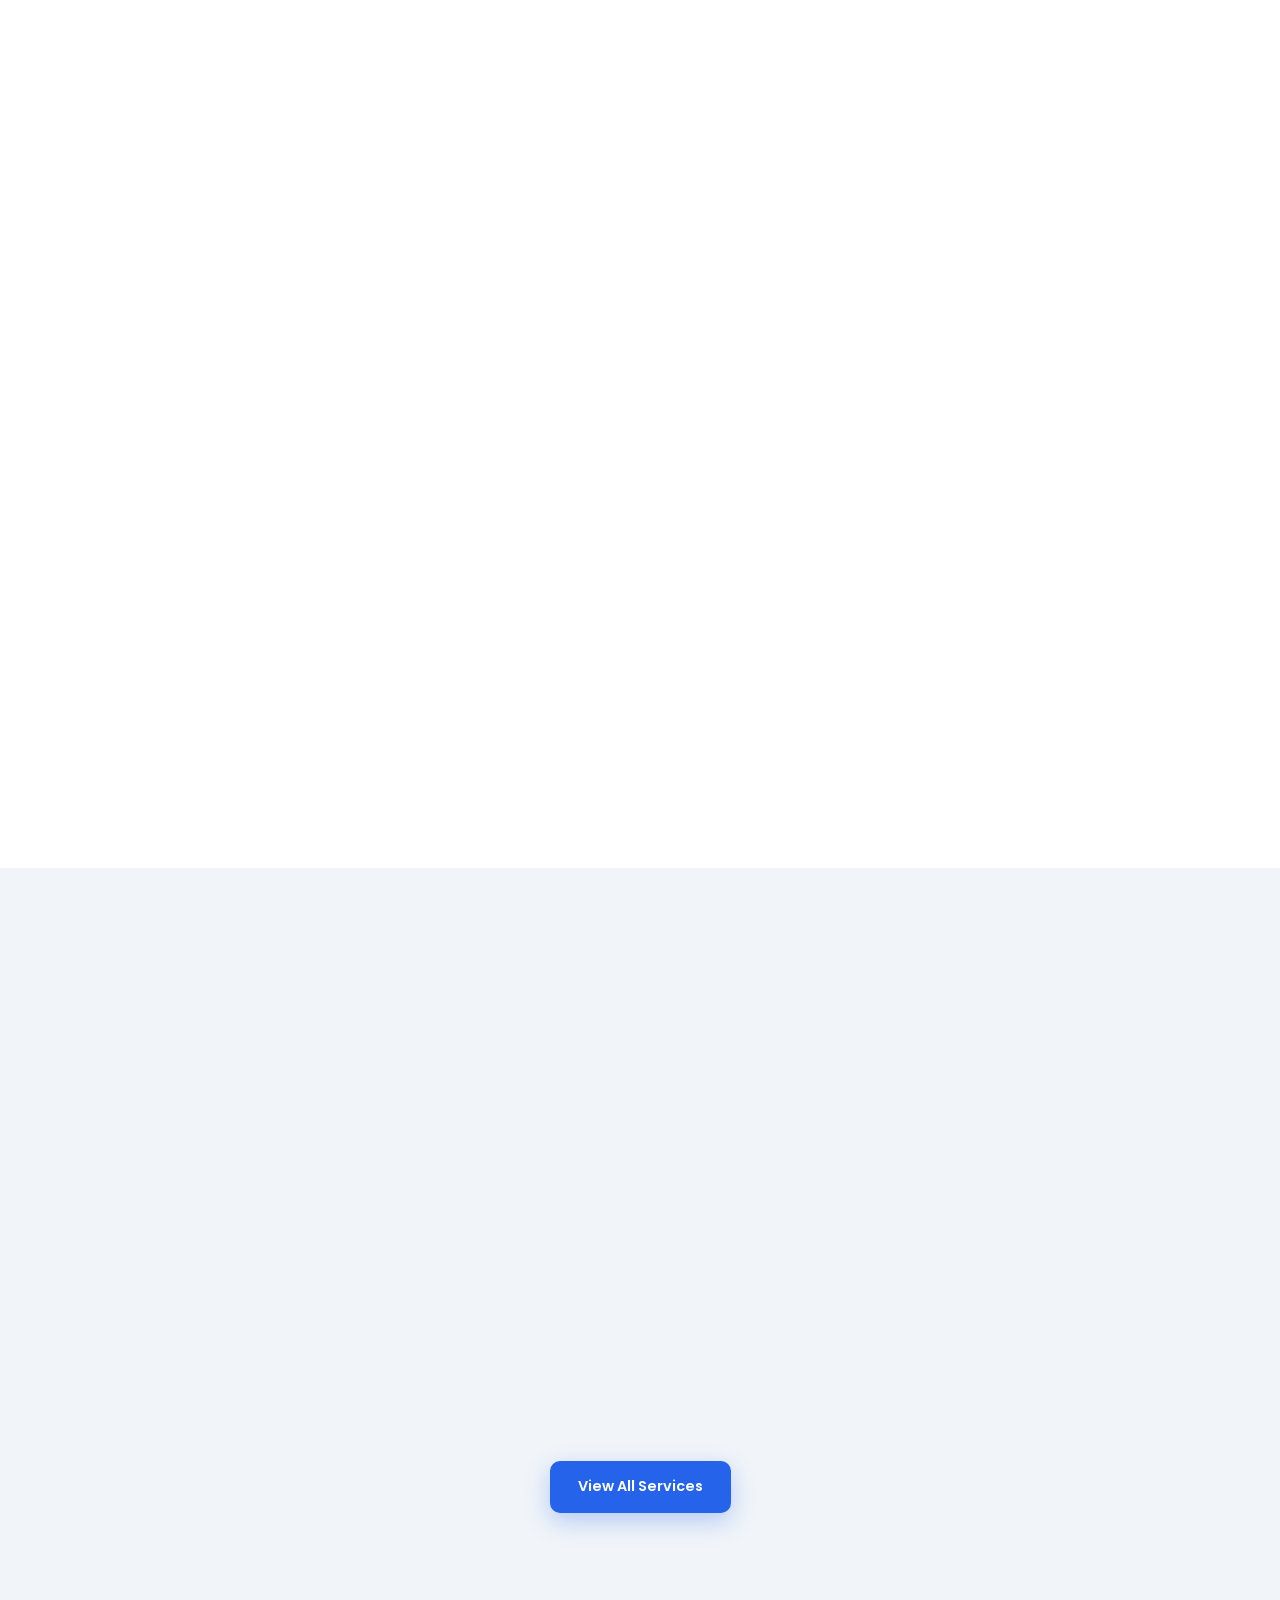
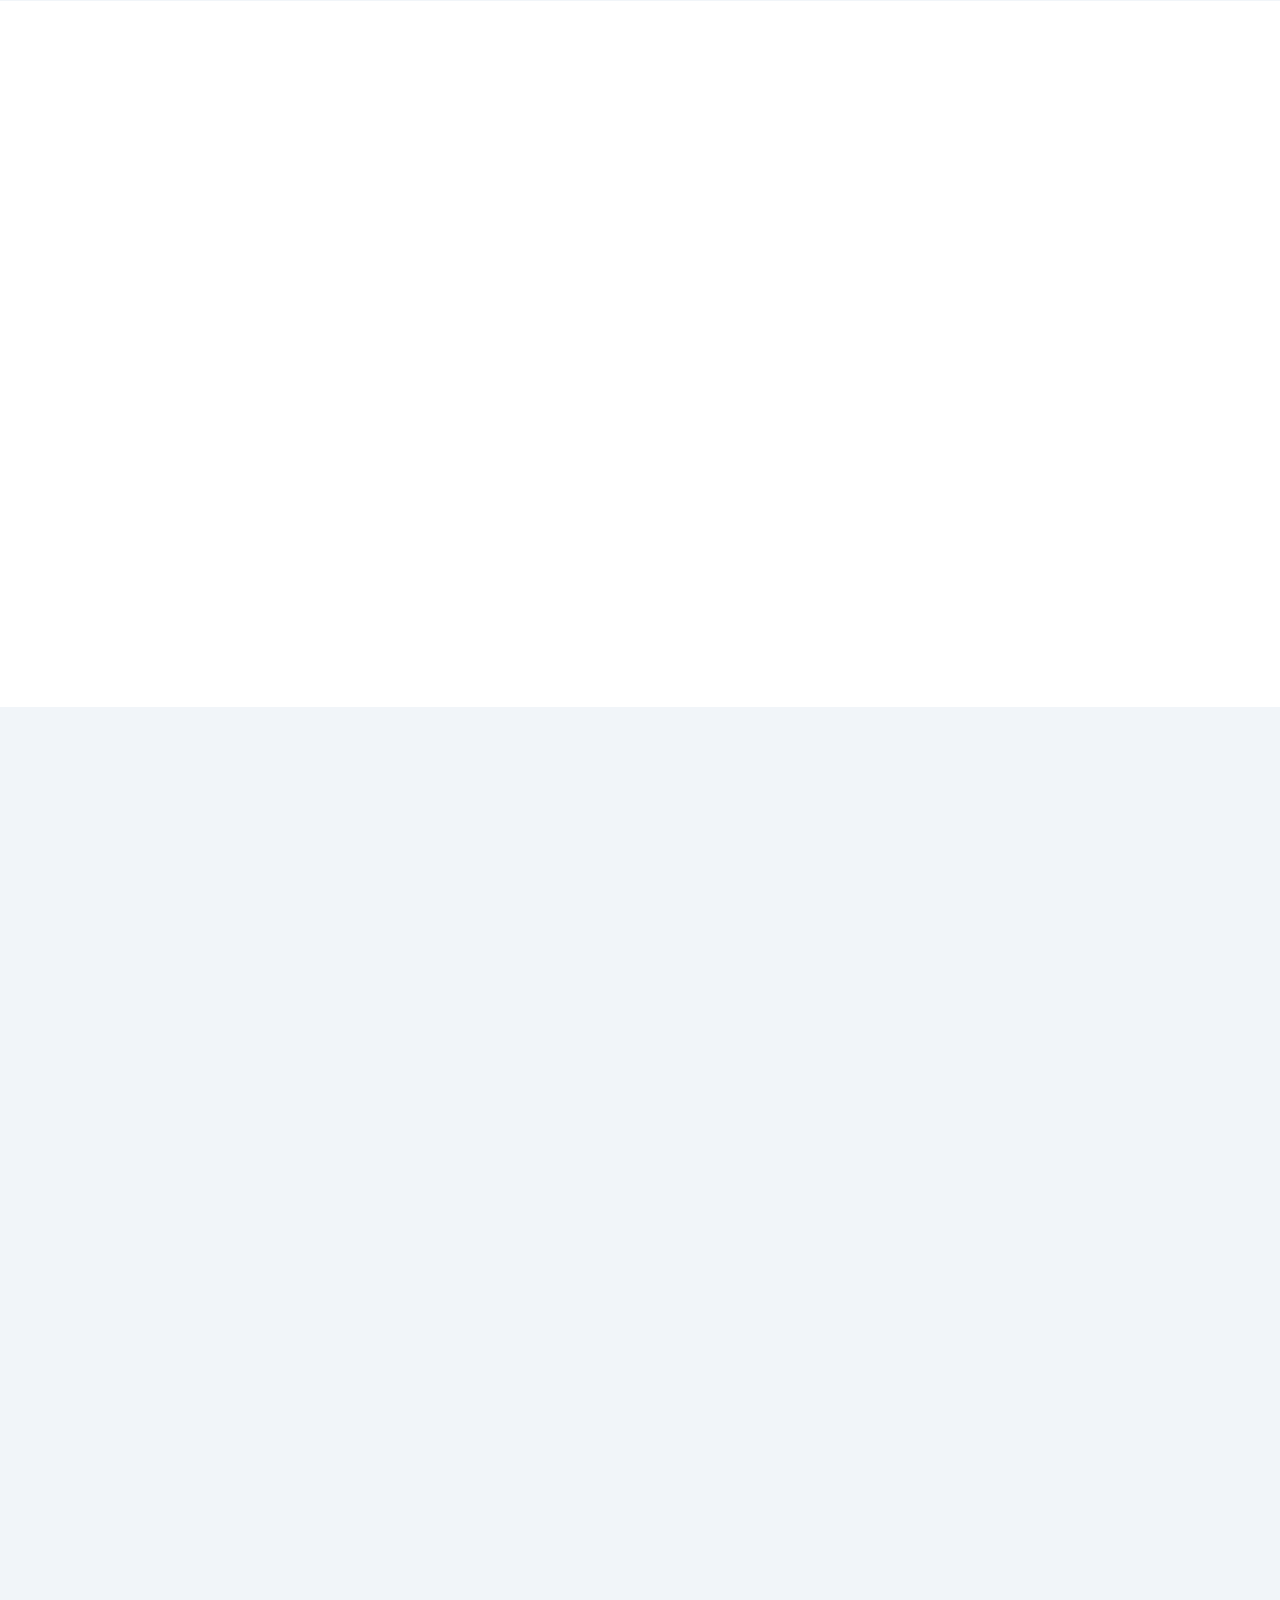
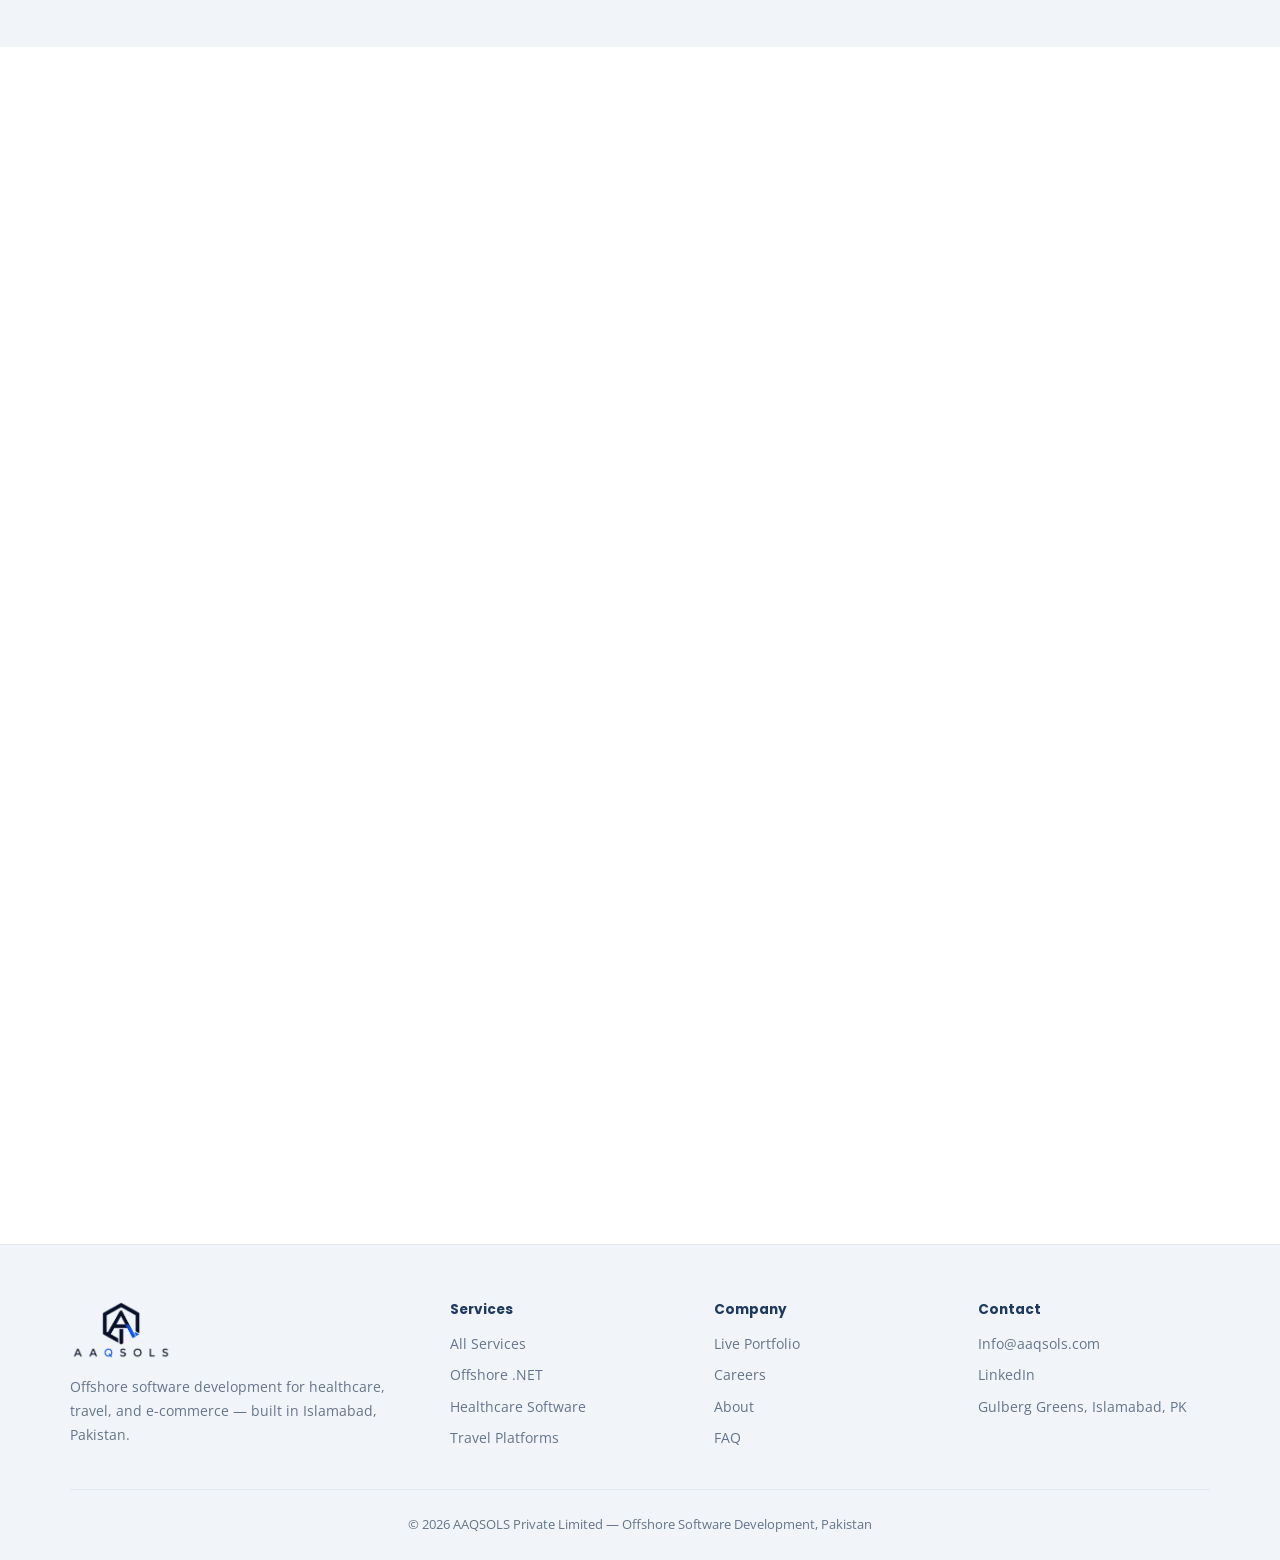
<file: website/contact.html>
<!DOCTYPE html>
<html lang="en">
<head>
  <meta charset="UTF-8">
  <meta http-equiv="refresh" content="0; url=index.html#contact">
  <title>Redirecting…</title>
</head>
<body>
  <p>Redirecting to <a href="index.html#contact">Contact</a>…</p>
</body>
</html>
</file>
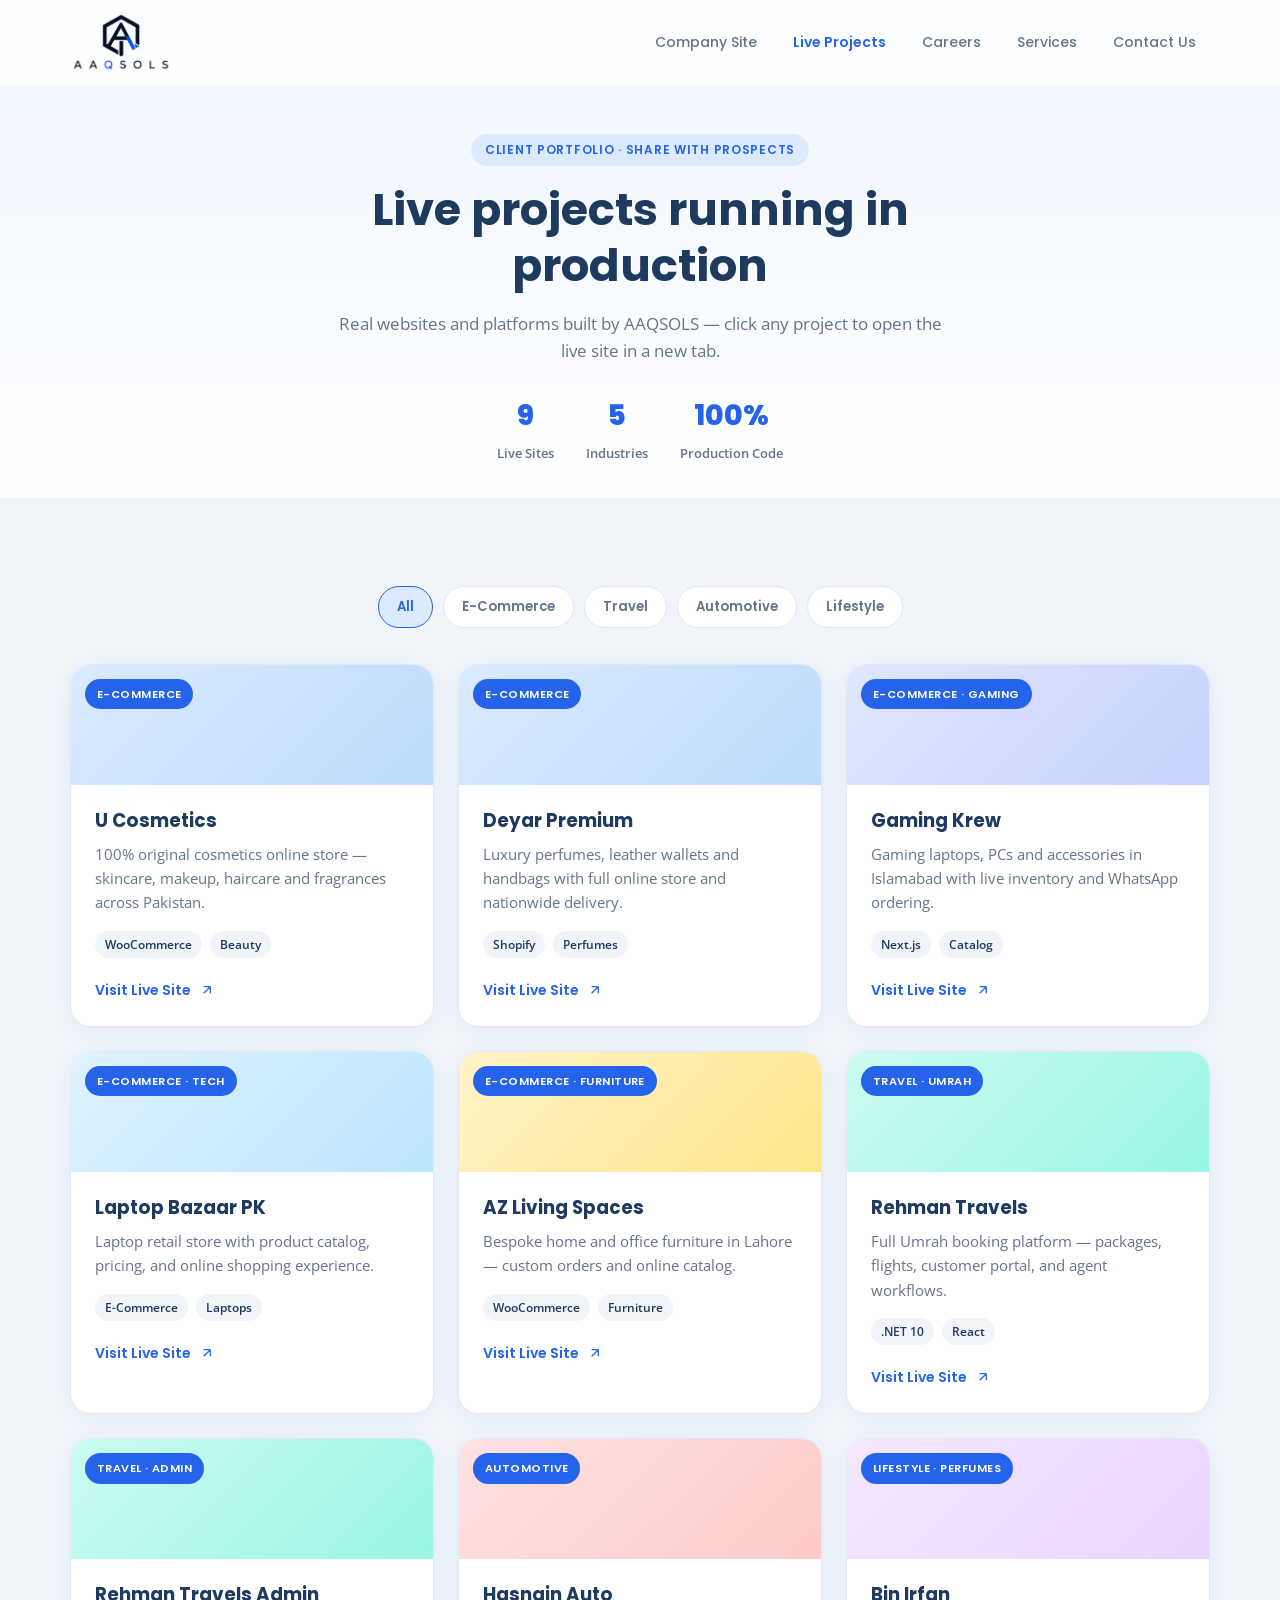
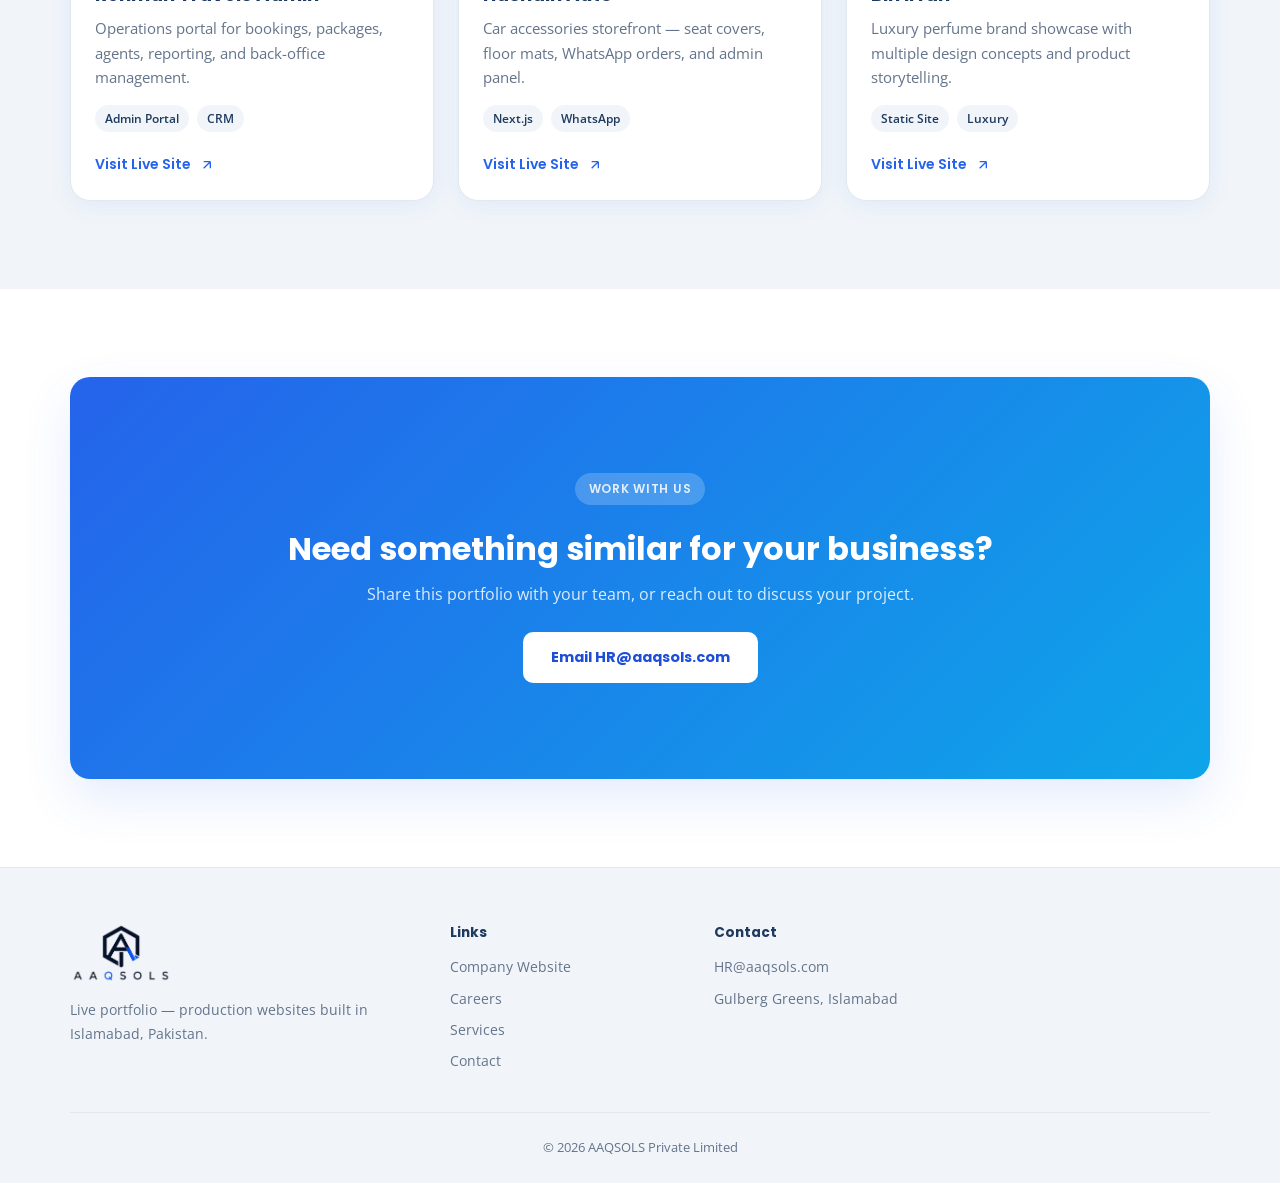
<file: website/portfolio.html>
<!DOCTYPE html>
<html lang="en">
<head>
  <meta charset="UTF-8">
  <meta name="viewport" content="width=device-width, initial-scale=1.0">
  <title>Portfolio | Offshore Software Projects Delivered — AAQSOLS Pakistan</title>
  <meta name="description" content="Live production websites built by AAQSOLS — an offshore software team in Islamabad, Pakistan. E-commerce, travel, healthcare and automotive projects for US, UK & UAE clients.">
  <meta name="keywords" content="AAQSOLS portfolio, offshore software projects, live websites Pakistan, e-commerce development, travel platform Pakistan, healthcare software portfolio, outsourced software projects">
  <meta name="robots" content="index, follow, max-image-preview:large">
  <meta name="author" content="AAQSOLS Private Limited">
  <link rel="canonical" href="https://aaqsols.com/portfolio.html">
  <meta property="og:type" content="website">
  <meta property="og:site_name" content="AAQSOLS">
  <meta property="og:title" content="Portfolio | Offshore Software Projects — AAQSOLS Pakistan">
  <meta property="og:description" content="Live production websites built by AAQSOLS. E-commerce, travel, healthcare and automotive projects — all with live links you can visit today.">
  <meta property="og:url" content="https://aaqsols.com/portfolio.html">
  <meta property="og:image" content="https://aaqsols.com/assets/images/hero-team.jpg">
  <meta property="og:locale" content="en_US">
  <meta name="twitter:card" content="summary_large_image">
  <meta name="twitter:title" content="AAQSOLS Offshore Portfolio — Live Production Sites">
  <meta name="twitter:description" content="Visit live production sites built by our Islamabad offshore engineering team for clients worldwide.">
  <meta name="twitter:image" content="https://aaqsols.com/assets/images/hero-team.jpg">
  <script type="application/ld+json">
  {
    "@context": "https://schema.org",
    "@graph": [
      {
        "@type": "CollectionPage",
        "name": "Offshore Software Portfolio — AAQSOLS Pakistan",
        "description": "Live production websites and software projects delivered by AAQSOLS Private Limited for clients in Pakistan, UAE, UK and the US.",
        "url": "https://aaqsols.com/portfolio.html",
        "inLanguage": "en",
        "isPartOf": { "@type": "WebSite", "name": "AAQSOLS", "url": "https://aaqsols.com/" },
        "publisher": {
          "@type": "Organization",
          "name": "AAQSOLS Private Limited",
          "url": "https://aaqsols.com/",
          "logo": "https://aaqsols.com/assets/logo-light-bg.png"
        }
      },
      {
        "@type": "BreadcrumbList",
        "itemListElement": [
          { "@type": "ListItem", "position": 1, "name": "Home", "item": "https://aaqsols.com/" },
          { "@type": "ListItem", "position": 2, "name": "Portfolio", "item": "https://aaqsols.com/portfolio.html" }
        ]
      }
    ]
  }
  </script>
  <link rel="icon" href="assets/favicon.svg" type="image/svg+xml">
  <link rel="alternate icon" href="assets/favicon-32x32.png" type="image/png">
  <link rel="apple-touch-icon" href="assets/favicon-192x192.png">
  <link rel="stylesheet" href="styles.css">
  <link rel="preconnect" href="https://fonts.googleapis.com">
  <link rel="preconnect" href="https://fonts.gstatic.com" crossorigin>
  <link href="https://fonts.googleapis.com/css2?family=Open+Sans:wght@400;500;600&family=Poppins:wght@500;600;700;800&display=swap" rel="stylesheet">
</head>

<body class="portfolio-page">

  <a class="skip-link" href="#main-content">Skip to content</a>

  <header class="header" id="header">
    <div class="wrap header-row">
      <a href="https://aaqsols.com/" class="brand" aria-label="AAQSOLS home">
        <img src="assets/logo-light-bg.png" alt="AAQSOLS" width="102" height="60">
      </a>
      <button class="nav-toggle" type="button" aria-label="Open menu" aria-expanded="false">
        <span></span><span></span><span></span>
      </button>
      <nav class="nav" aria-label="Main">
        <a href="https://aaqsols.com/">Company Site</a>
        <a href="#projects" class="active">Live Projects</a>
        <a href="https://aaqsols.com/careers.html">Careers</a>
        <a href="https://aaqsols.com/#services">Services</a>
        <a href="https://aaqsols.com/#contact" class="btn btn-sm">Contact Us</a>
      </nav>
    </div>
  </header>

  <main id="main-content">

    <section class="portfolio-hero">
      <div class="wrap">
        <p class="tag">Client Portfolio · Share with prospects</p>
        <h1>Live projects running in production</h1>
        <p class="lead">Real websites and platforms built by AAQSOLS — click any project to open the live site in a new tab.</p>
        <ul class="hero-stats">
          <li><strong>9</strong><span>Live Sites</span></li>
          <li><strong>5</strong><span>Industries</span></li>
          <li><strong>100%</strong><span>Production Code</span></li>
        </ul>
      </div>
    </section>

    <section id="projects" class="section section-soft">
      <div class="wrap">
        <div class="portfolio-filters reveal" role="tablist" aria-label="Filter projects">
          <button class="filter-btn active" type="button" data-filter="all">All</button>
          <button class="filter-btn" type="button" data-filter="ecommerce">E-Commerce</button>
          <button class="filter-btn" type="button" data-filter="travel">Travel</button>
          <button class="filter-btn" type="button" data-filter="automotive">Automotive</button>
          <button class="filter-btn" type="button" data-filter="lifestyle">Lifestyle</button>
        </div>

        <div class="portfolio-grid">

          <article class="portfolio-card reveal" data-cat="ecommerce">
            <div class="portfolio-card-top portfolio-card-top--ecom">
              <span class="chip">E-Commerce</span>
            </div>
            <div class="portfolio-card-body">
              <h3>U Cosmetics</h3>
              <p>100% original cosmetics online store — skincare, makeup, haircare and fragrances across Pakistan.</p>
              <div class="portfolio-tags">
                <span>WooCommerce</span><span>Beauty</span>
              </div>
              <a href="https://ucosmetics.pk" target="_blank" rel="noopener" class="portfolio-link">
                Visit Live Site
                <svg width="16" height="16" viewBox="0 0 24 24" fill="none" stroke="currentColor" stroke-width="2" aria-hidden="true"><path d="M7 17L17 7M17 7H7M17 7V17"/></svg>
              </a>
            </div>
          </article>

          <article class="portfolio-card reveal" data-cat="ecommerce">
            <div class="portfolio-card-top portfolio-card-top--ecom">
              <span class="chip">E-Commerce</span>
            </div>
            <div class="portfolio-card-body">
              <h3>Deyar Premium</h3>
              <p>Luxury perfumes, leather wallets and handbags with full online store and nationwide delivery.</p>
              <div class="portfolio-tags">
                <span>Shopify</span><span>Perfumes</span>
              </div>
              <a href="https://deyarpremium.com" target="_blank" rel="noopener" class="portfolio-link">
                Visit Live Site
                <svg width="16" height="16" viewBox="0 0 24 24" fill="none" stroke="currentColor" stroke-width="2" aria-hidden="true"><path d="M7 17L17 7M17 7H7M17 7V17"/></svg>
              </a>
            </div>
          </article>

          <article class="portfolio-card reveal" data-cat="ecommerce">
            <div class="portfolio-card-top portfolio-card-top--gaming">
              <span class="chip">E-Commerce · Gaming</span>
            </div>
            <div class="portfolio-card-body">
              <h3>Gaming Krew</h3>
              <p>Gaming laptops, PCs and accessories in Islamabad with live inventory and WhatsApp ordering.</p>
              <div class="portfolio-tags">
                <span>Next.js</span><span>Catalog</span>
              </div>
              <a href="https://www.gamingkrew.org" target="_blank" rel="noopener" class="portfolio-link">
                Visit Live Site
                <svg width="16" height="16" viewBox="0 0 24 24" fill="none" stroke="currentColor" stroke-width="2" aria-hidden="true"><path d="M7 17L17 7M17 7H7M17 7V17"/></svg>
              </a>
            </div>
          </article>

          <article class="portfolio-card reveal" data-cat="ecommerce">
            <div class="portfolio-card-top portfolio-card-top--tech">
              <span class="chip">E-Commerce · Tech</span>
            </div>
            <div class="portfolio-card-body">
              <h3>Laptop Bazaar PK</h3>
              <p>Laptop retail store with product catalog, pricing, and online shopping experience.</p>
              <div class="portfolio-tags">
                <span>E-Commerce</span><span>Laptops</span>
              </div>
              <a href="https://laptopbazaarpk.com" target="_blank" rel="noopener" class="portfolio-link">
                Visit Live Site
                <svg width="16" height="16" viewBox="0 0 24 24" fill="none" stroke="currentColor" stroke-width="2" aria-hidden="true"><path d="M7 17L17 7M17 7H7M17 7V17"/></svg>
              </a>
            </div>
          </article>

          <article class="portfolio-card reveal" data-cat="ecommerce">
            <div class="portfolio-card-top portfolio-card-top--furniture">
              <span class="chip">E-Commerce · Furniture</span>
            </div>
            <div class="portfolio-card-body">
              <h3>AZ Living Spaces</h3>
              <p>Bespoke home and office furniture in Lahore — custom orders and online catalog.</p>
              <div class="portfolio-tags">
                <span>WooCommerce</span><span>Furniture</span>
              </div>
              <a href="https://az-livingspaces.com" target="_blank" rel="noopener" class="portfolio-link">
                Visit Live Site
                <svg width="16" height="16" viewBox="0 0 24 24" fill="none" stroke="currentColor" stroke-width="2" aria-hidden="true"><path d="M7 17L17 7M17 7H7M17 7V17"/></svg>
              </a>
            </div>
          </article>

          <article class="portfolio-card reveal" data-cat="travel">
            <div class="portfolio-card-top portfolio-card-top--travel">
              <span class="chip">Travel · Umrah</span>
            </div>
            <div class="portfolio-card-body">
              <h3>Rehman Travels</h3>
              <p>Full Umrah booking platform — packages, flights, customer portal, and agent workflows.</p>
              <div class="portfolio-tags">
                <span>.NET 10</span><span>React</span>
              </div>
              <a href="https://rehmantravels.aaqsols.com/v2" target="_blank" rel="noopener" class="portfolio-link">
                Visit Live Site
                <svg width="16" height="16" viewBox="0 0 24 24" fill="none" stroke="currentColor" stroke-width="2" aria-hidden="true"><path d="M7 17L17 7M17 7H7M17 7V17"/></svg>
              </a>
            </div>
          </article>

          <article class="portfolio-card reveal" data-cat="travel">
            <div class="portfolio-card-top portfolio-card-top--travel">
              <span class="chip">Travel · Admin</span>
            </div>
            <div class="portfolio-card-body">
              <h3>Rehman Travels Admin</h3>
              <p>Operations portal for bookings, packages, agents, reporting, and back-office management.</p>
              <div class="portfolio-tags">
                <span>Admin Portal</span><span>CRM</span>
              </div>
              <a href="https://adminrehmantravels.aaqsols.com" target="_blank" rel="noopener" class="portfolio-link">
                Visit Live Site
                <svg width="16" height="16" viewBox="0 0 24 24" fill="none" stroke="currentColor" stroke-width="2" aria-hidden="true"><path d="M7 17L17 7M17 7H7M17 7V17"/></svg>
              </a>
            </div>
          </article>

          <article class="portfolio-card reveal" data-cat="automotive">
            <div class="portfolio-card-top portfolio-card-top--auto">
              <span class="chip">Automotive</span>
            </div>
            <div class="portfolio-card-body">
              <h3>Hasnain Auto</h3>
              <p>Car accessories storefront — seat covers, floor mats, WhatsApp orders, and admin panel.</p>
              <div class="portfolio-tags">
                <span>Next.js</span><span>WhatsApp</span>
              </div>
              <a href="https://hasnainauto.aaqsols.com" target="_blank" rel="noopener" class="portfolio-link">
                Visit Live Site
                <svg width="16" height="16" viewBox="0 0 24 24" fill="none" stroke="currentColor" stroke-width="2" aria-hidden="true"><path d="M7 17L17 7M17 7H7M17 7V17"/></svg>
              </a>
            </div>
          </article>

          <article class="portfolio-card reveal" data-cat="lifestyle">
            <div class="portfolio-card-top portfolio-card-top--lifestyle">
              <span class="chip">Lifestyle · Perfumes</span>
            </div>
            <div class="portfolio-card-body">
              <h3>Bin Irfan</h3>
              <p>Luxury perfume brand showcase with multiple design concepts and product storytelling.</p>
              <div class="portfolio-tags">
                <span>Static Site</span><span>Luxury</span>
              </div>
              <a href="https://bin-irfan.aaqsols.com" target="_blank" rel="noopener" class="portfolio-link">
                Visit Live Site
                <svg width="16" height="16" viewBox="0 0 24 24" fill="none" stroke="currentColor" stroke-width="2" aria-hidden="true"><path d="M7 17L17 7M17 7H7M17 7V17"/></svg>
              </a>
            </div>
          </article>

        </div>
      </div>
    </section>

    <section class="section portfolio-cta">
      <div class="wrap contact-box reveal">
        <div class="contact-copy">
          <p class="tag tag-light">Work with us</p>
          <h2>Need something similar for your business?</h2>
          <p>Share this portfolio with your team, or reach out to discuss your project.</p>
          <a href="mailto:HR@aaqsols.com?subject=Project%20Inquiry%20-%20AAQSOLS" class="btn btn-white">Email HR@aaqsols.com</a>
        </div>
      </div>
    </section>

  </main>

  <footer class="footer">
    <div class="wrap footer-grid">
      <div>
        <img src="assets/logo-light-bg.png" alt="AAQSOLS" class="footer-logo" width="102" height="60">
        <p>Live portfolio — production websites built in Islamabad, Pakistan.</p>
      </div>
      <div>
        <h4>Links</h4>
        <a href="https://aaqsols.com/">Company Website</a>
        <a href="https://aaqsols.com/careers.html">Careers</a>
        <a href="https://aaqsols.com/#services">Services</a>
        <a href="https://aaqsols.com/#contact">Contact</a>
      </div>
      <div>
        <h4>Contact</h4>
        <a href="mailto:HR@aaqsols.com">HR@aaqsols.com</a>
        <p>Gulberg Greens, Islamabad</p>
      </div>
    </div>
    <div class="wrap footer-copy">&copy; 2026 AAQSOLS Private Limited</div>
  </footer>

  <script>
    const header = document.getElementById('header');
    const toggle = document.querySelector('.nav-toggle');
    const nav = document.querySelector('.nav');

    window.addEventListener('scroll', () => {
      header.classList.toggle('scrolled', window.scrollY > 20);
    }, { passive: true });

    toggle.addEventListener('click', () => {
      const open = nav.classList.toggle('open');
      toggle.setAttribute('aria-expanded', open);
      document.body.classList.toggle('menu-open', open);
    });

    document.querySelectorAll('.filter-btn').forEach(btn => {
      btn.addEventListener('click', () => {
        document.querySelectorAll('.filter-btn').forEach(b => b.classList.remove('active'));
        btn.classList.add('active');
        const filter = btn.dataset.filter;
        document.querySelectorAll('.portfolio-card').forEach(card => {
          card.style.display = (filter === 'all' || card.dataset.cat === filter) ? '' : 'none';
        });
      });
    });

    const observer = new IntersectionObserver(entries => {
      entries.forEach(entry => {
        if (entry.isIntersecting) entry.target.classList.add('visible');
      });
    }, { threshold: 0.08 });

    document.querySelectorAll('.reveal').forEach(el => observer.observe(el));
  </script>
</body>
</html>
</file>
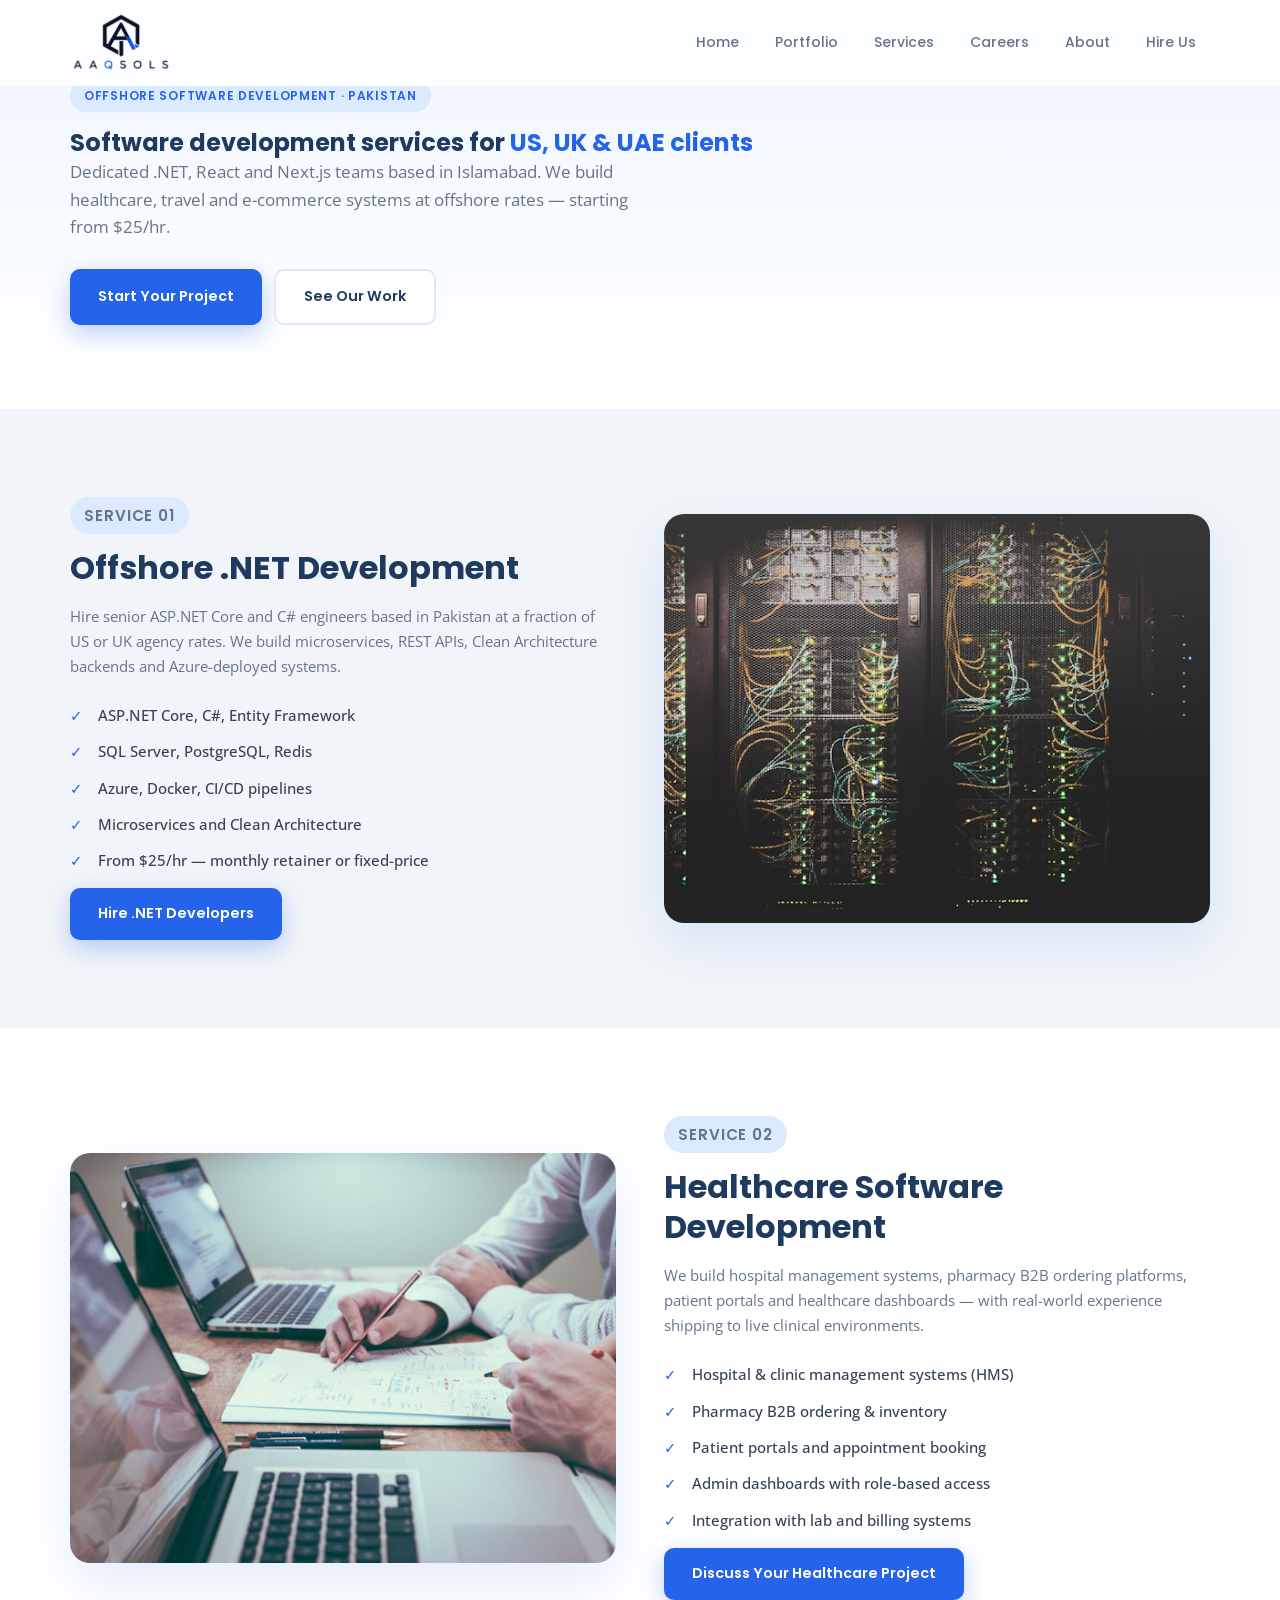
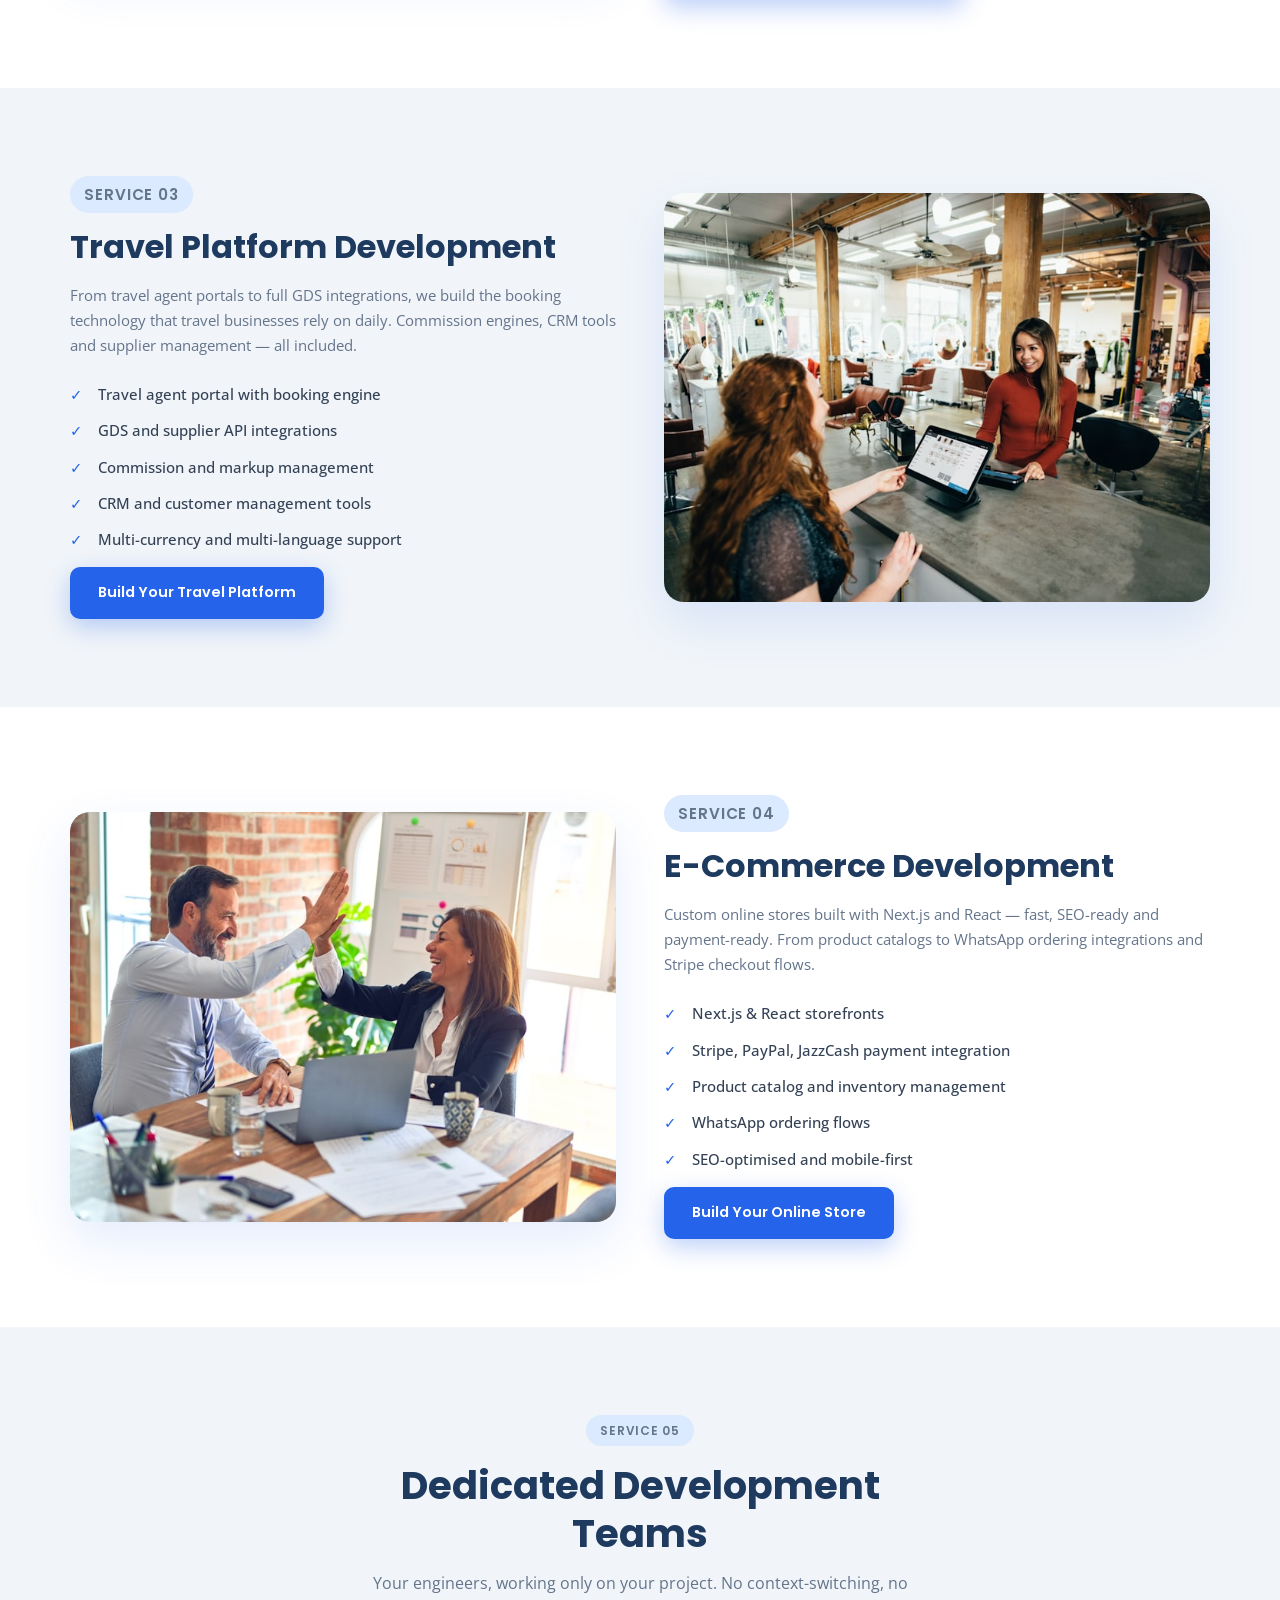
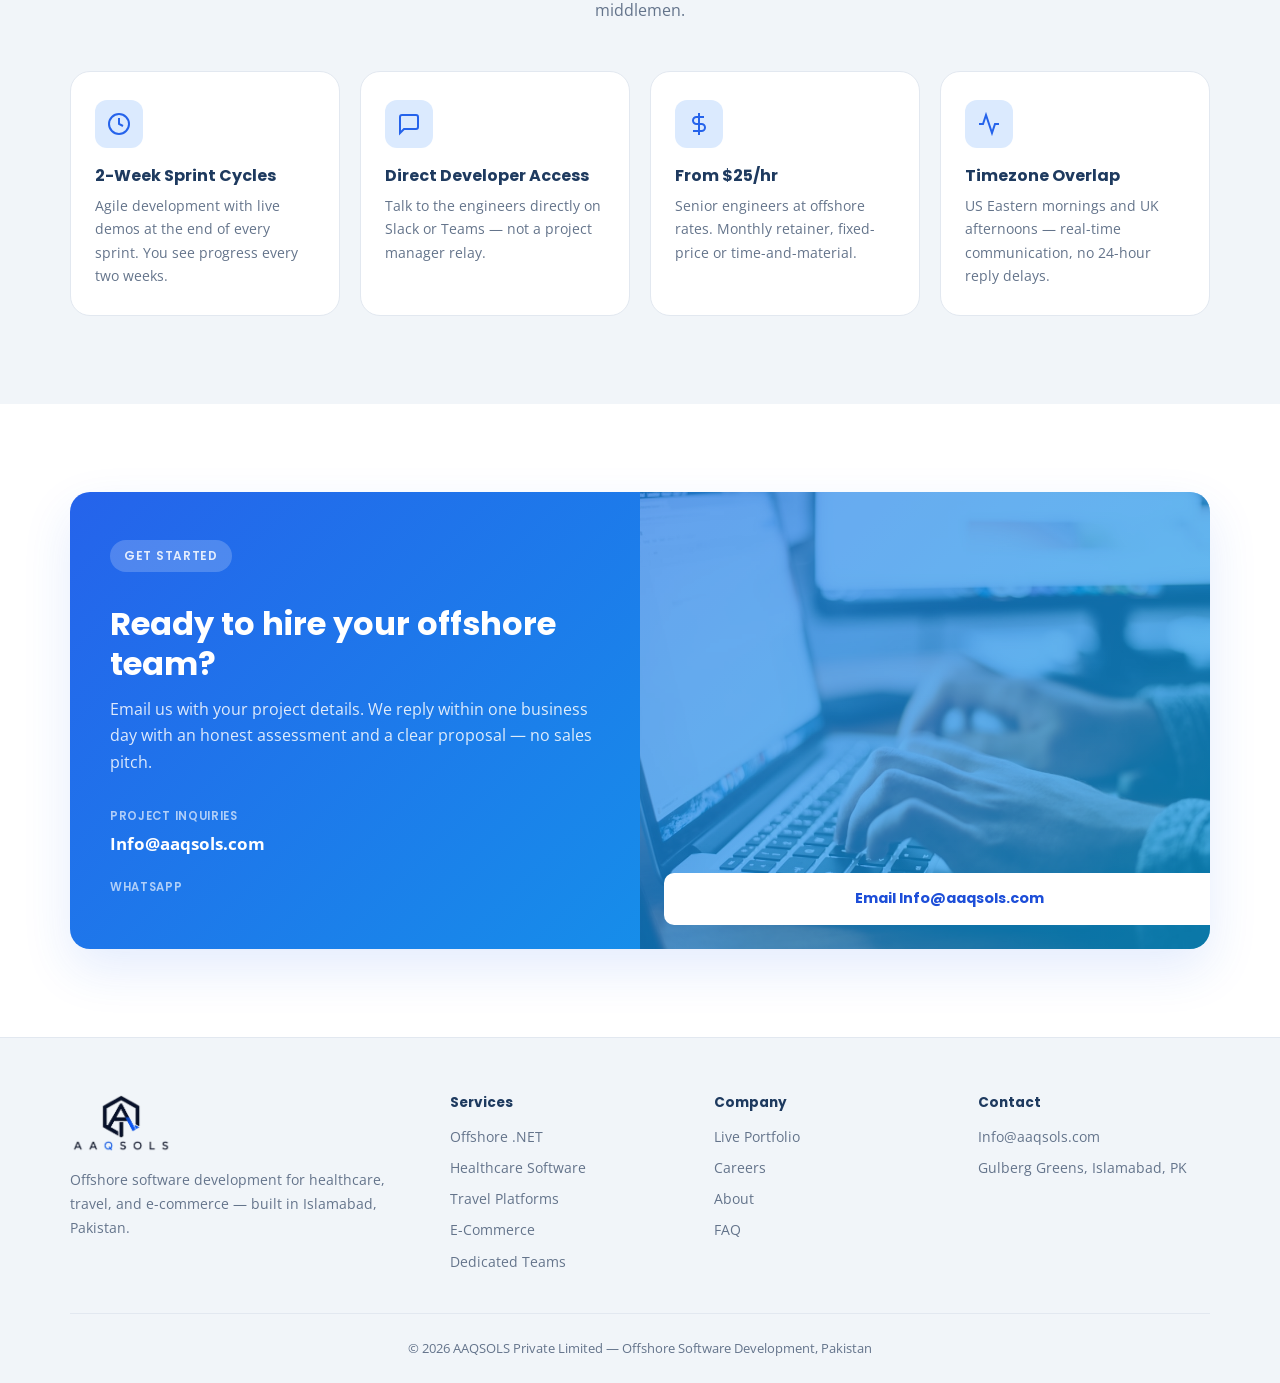
<file: website/services.html>
<!DOCTYPE html>
<html lang="en">
<head>
  <meta charset="UTF-8">
  <meta name="viewport" content="width=device-width, initial-scale=1.0">
  <title>Offshore Software Development Services — AAQSOLS Pakistan | .NET, React, Healthcare, Travel</title>
  <meta name="description" content="Offshore software development services from Islamabad, Pakistan. Hire dedicated .NET, React & Next.js teams for healthcare, travel, e-commerce and enterprise software. From $25/hr.">
  <meta name="keywords" content="offshore software development services, hire .NET developers Pakistan, dedicated development team, outsource React development, healthcare software development company, travel platform development, e-commerce development Pakistan, software outsourcing Pakistan">
  <meta name="author" content="AAQSOLS Private Limited">
  <meta name="robots" content="index, follow, max-image-preview:large">
  <meta name="theme-color" content="#2563EB">
  <link rel="canonical" href="https://aaqsols.com/services.html">
  <link rel="icon" href="assets/favicon.svg" type="image/svg+xml">
  <link rel="alternate icon" href="assets/favicon-32x32.png" type="image/png">
  <link rel="apple-touch-icon" href="assets/favicon-192x192.png">
  <link rel="stylesheet" href="styles.css">
  <link rel="preconnect" href="https://fonts.googleapis.com">
  <link rel="preconnect" href="https://fonts.gstatic.com" crossorigin>
  <link href="https://fonts.googleapis.com/css2?family=Open+Sans:wght@400;500;600&family=Poppins:wght@500;600;700;800&display=swap" rel="stylesheet">

  <meta property="og:type" content="website">
  <meta property="og:site_name" content="AAQSOLS">
  <meta property="og:title" content="Offshore Software Development Services — AAQSOLS Pakistan">
  <meta property="og:description" content="Dedicated .NET, React & Next.js development teams in Pakistan. Healthcare, travel, e-commerce and enterprise software. From $25/hr.">
  <meta property="og:url" content="https://aaqsols.com/services.html">
  <meta property="og:image" content="https://aaqsols.com/assets/images/hero-team.jpg">
  <meta property="og:locale" content="en_US">
  <meta name="twitter:card" content="summary_large_image">
  <meta name="twitter:title" content="Offshore Software Development Services — AAQSOLS Pakistan">
  <meta name="twitter:description" content="Hire dedicated .NET & React teams in Pakistan for healthcare, travel and e-commerce. From $25/hr.">
  <meta name="twitter:image" content="https://aaqsols.com/assets/images/hero-team.jpg">

  <script type="application/ld+json">
  {
    "@context": "https://schema.org",
    "@graph": [
      {
        "@type": "WebPage",
        "name": "Offshore Software Development Services — AAQSOLS Pakistan",
        "url": "https://aaqsols.com/services.html",
        "description": "Offshore software development services from Islamabad, Pakistan. Dedicated .NET, React and Next.js teams for healthcare, travel, e-commerce and enterprise clients.",
        "inLanguage": "en",
        "isPartOf": { "@type": "WebSite", "name": "AAQSOLS", "url": "https://aaqsols.com/" },
        "publisher": { "@type": "Organization", "name": "AAQSOLS Private Limited", "url": "https://aaqsols.com/" }
      },
      {
        "@type": "BreadcrumbList",
        "itemListElement": [
          { "@type": "ListItem", "position": 1, "name": "Home", "item": "https://aaqsols.com/" },
          { "@type": "ListItem", "position": 2, "name": "Services", "item": "https://aaqsols.com/services.html" }
        ]
      },
      {
        "@type": "ItemList",
        "name": "Software Development Services",
        "itemListElement": [
          {
            "@type": "ListItem",
            "position": 1,
            "item": {
              "@type": "Service",
              "name": "Offshore .NET Development",
              "description": "Dedicated ASP.NET Core, C# and SQL Server development teams for US, UK and UAE clients. Microservices, Clean Architecture, Azure deployment.",
              "provider": { "@type": "Organization", "name": "AAQSOLS Private Limited" },
              "areaServed": ["US", "GB", "AE", "AU"],
              "offers": { "@type": "Offer", "priceSpecification": { "@type": "UnitPriceSpecification", "price": "25", "priceCurrency": "USD", "unitText": "per hour" } }
            }
          },
          {
            "@type": "ListItem",
            "position": 2,
            "item": {
              "@type": "Service",
              "name": "Healthcare Software Development",
              "description": "Hospital management systems, pharmacy B2B ordering platforms, patient portals and healthcare dashboards built with .NET and React.",
              "provider": { "@type": "Organization", "name": "AAQSOLS Private Limited" },
              "areaServed": ["US", "GB", "AE", "AU", "PK"]
            }
          },
          {
            "@type": "ListItem",
            "position": 3,
            "item": {
              "@type": "Service",
              "name": "Travel Platform Development",
              "description": "Travel agent portals, GDS supplier integrations, booking engines, commission management and CRM tools.",
              "provider": { "@type": "Organization", "name": "AAQSOLS Private Limited" },
              "areaServed": ["US", "GB", "AE", "AU", "PK"]
            }
          },
          {
            "@type": "ListItem",
            "position": 4,
            "item": {
              "@type": "Service",
              "name": "E-Commerce Development",
              "description": "Online stores, product catalogs, payment integrations (Stripe, PayPal), WhatsApp ordering and scalable storefronts.",
              "provider": { "@type": "Organization", "name": "AAQSOLS Private Limited" },
              "areaServed": ["US", "GB", "AE", "AU", "PK"]
            }
          },
          {
            "@type": "ListItem",
            "position": 5,
            "item": {
              "@type": "Service",
              "name": "Dedicated Development Teams",
              "description": "Monthly retainer teams — your engineers, working only on your project. Weekly demos, sprint planning, direct Slack/Teams access.",
              "provider": { "@type": "Organization", "name": "AAQSOLS Private Limited" },
              "areaServed": ["US", "GB", "AE", "AU"],
              "offers": { "@type": "Offer", "priceSpecification": { "@type": "UnitPriceSpecification", "price": "25", "priceCurrency": "USD", "unitText": "per hour" } }
            }
          }
        ]
      }
    ]
  }
  </script>
</head>
<body>

  <a class="skip-link" href="#main-content">Skip to content</a>

  <header class="header" id="header">
    <div class="wrap header-row">
      <a href="index.html" class="brand" aria-label="AAQSOLS home">
        <img src="assets/logo-light-bg.png" alt="AAQSOLS" width="102" height="60">
      </a>
      <button class="nav-toggle" type="button" aria-label="Open menu" aria-expanded="false">
        <span></span><span></span><span></span>
      </button>
      <nav class="nav" aria-label="Main">
        <a href="index.html">Home</a>
        <a href="portfolio.html">Portfolio</a>
        <a href="services.html" aria-current="page">Services</a>
        <a href="careers.html">Careers</a>
        <a href="index.html#about">About</a>
        <a href="index.html#contact" class="btn btn-sm">Hire Us</a>
      </nav>
    </div>
  </header>

  <main id="main-content">

    <!-- Hero -->
    <section class="hero" style="padding: 5rem 0 3rem;">
      <div class="wrap">
        <p class="tag">Offshore Software Development · Pakistan</p>
        <h1 style="max-width: 700px;">Software development services for <span class="text-blue">US, UK & UAE clients</span></h1>
        <p class="lead" style="max-width: 600px;">Dedicated .NET, React and Next.js teams based in Islamabad. We build healthcare, travel and e-commerce systems at offshore rates — starting from $25/hr.</p>
        <div class="hero-btns">
          <a href="index.html#contact" class="btn btn-primary">Start Your Project</a>
          <a href="portfolio.html" class="btn btn-secondary">See Our Work</a>
        </div>
      </div>
    </section>

    <!-- Offshore .NET -->
    <section id="dotnet" class="section section-soft">
      <div class="wrap about-grid">
        <div class="about-text reveal">
          <p class="tag">Service 01</p>
          <h2>Offshore .NET Development</h2>
          <p>Hire senior ASP.NET Core and C# engineers based in Pakistan at a fraction of US or UK agency rates. We build microservices, REST APIs, Clean Architecture backends and Azure-deployed systems.</p>
          <ul class="checks">
            <li>ASP.NET Core, C#, Entity Framework</li>
            <li>SQL Server, PostgreSQL, Redis</li>
            <li>Azure, Docker, CI/CD pipelines</li>
            <li>Microservices and Clean Architecture</li>
            <li>From $25/hr — monthly retainer or fixed-price</li>
          </ul>
          <a href="index.html#contact" class="btn btn-primary" style="margin-top:1rem;">Hire .NET Developers</a>
        </div>
        <div class="about-images reveal">
          <img class="about-main" src="assets/images/service-architecture.jpg" alt="Software architecture and .NET development" loading="lazy">
        </div>
      </div>
    </section>

    <!-- Healthcare -->
    <section id="healthcare" class="section">
      <div class="wrap about-grid" style="direction: rtl;">
        <div class="about-text reveal" style="direction: ltr;">
          <p class="tag">Service 02</p>
          <h2>Healthcare Software Development</h2>
          <p>We build hospital management systems, pharmacy B2B ordering platforms, patient portals and healthcare dashboards — with real-world experience shipping to live clinical environments.</p>
          <ul class="checks">
            <li>Hospital & clinic management systems (HMS)</li>
            <li>Pharmacy B2B ordering & inventory</li>
            <li>Patient portals and appointment booking</li>
            <li>Admin dashboards with role-based access</li>
            <li>Integration with lab and billing systems</li>
          </ul>
          <a href="index.html#contact" class="btn btn-primary" style="margin-top:1rem;">Discuss Your Healthcare Project</a>
        </div>
        <div class="about-images reveal" style="direction: ltr;">
          <img class="about-main" src="assets/images/service-bank.jpg" alt="Healthcare software development" loading="lazy">
        </div>
      </div>
    </section>

    <!-- Travel -->
    <section id="travel" class="section section-soft">
      <div class="wrap about-grid">
        <div class="about-text reveal">
          <p class="tag">Service 03</p>
          <h2>Travel Platform Development</h2>
          <p>From travel agent portals to full GDS integrations, we build the booking technology that travel businesses rely on daily. Commission engines, CRM tools and supplier management — all included.</p>
          <ul class="checks">
            <li>Travel agent portal with booking engine</li>
            <li>GDS and supplier API integrations</li>
            <li>Commission and markup management</li>
            <li>CRM and customer management tools</li>
            <li>Multi-currency and multi-language support</li>
          </ul>
          <a href="index.html#contact" class="btn btn-primary" style="margin-top:1rem;">Build Your Travel Platform</a>
        </div>
        <div class="about-images reveal">
          <img class="about-main" src="assets/images/service-fintech.jpg" alt="Travel platform development" loading="lazy">
        </div>
      </div>
    </section>

    <!-- E-Commerce -->
    <section id="ecommerce" class="section">
      <div class="wrap about-grid" style="direction: rtl;">
        <div class="about-text reveal" style="direction: ltr;">
          <p class="tag">Service 04</p>
          <h2>E-Commerce Development</h2>
          <p>Custom online stores built with Next.js and React — fast, SEO-ready and payment-ready. From product catalogs to WhatsApp ordering integrations and Stripe checkout flows.</p>
          <ul class="checks">
            <li>Next.js & React storefronts</li>
            <li>Stripe, PayPal, JazzCash payment integration</li>
            <li>Product catalog and inventory management</li>
            <li>WhatsApp ordering flows</li>
            <li>SEO-optimised and mobile-first</li>
          </ul>
          <a href="index.html#contact" class="btn btn-primary" style="margin-top:1rem;">Build Your Online Store</a>
        </div>
        <div class="about-images reveal" style="direction: ltr;">
          <img class="about-main" src="assets/images/service-team.jpg" alt="E-commerce development team" loading="lazy">
        </div>
      </div>
    </section>

    <!-- Dedicated Teams -->
    <section id="teams" class="section section-soft">
      <div class="wrap">
        <header class="section-title reveal">
          <p class="tag">Service 05</p>
          <h2>Dedicated Development Teams</h2>
          <p>Your engineers, working only on your project. No context-switching, no middlemen.</p>
        </header>
        <div class="service-grid reveal">
          <article class="service">
            <div class="service-icon" aria-hidden="true">
              <svg width="24" height="24" viewBox="0 0 24 24" fill="none" stroke="currentColor" stroke-width="2"><circle cx="12" cy="12" r="10"/><polyline points="12 6 12 12 16 14"/></svg>
            </div>
            <h3>2-Week Sprint Cycles</h3>
            <p>Agile development with live demos at the end of every sprint. You see progress every two weeks.</p>
          </article>
          <article class="service">
            <div class="service-icon" aria-hidden="true">
              <svg width="24" height="24" viewBox="0 0 24 24" fill="none" stroke="currentColor" stroke-width="2"><path d="M21 15a2 2 0 0 1-2 2H7l-4 4V5a2 2 0 0 1 2-2h14a2 2 0 0 1 2 2z"/></svg>
            </div>
            <h3>Direct Developer Access</h3>
            <p>Talk to the engineers directly on Slack or Teams — not a project manager relay.</p>
          </article>
          <article class="service">
            <div class="service-icon" aria-hidden="true">
              <svg width="24" height="24" viewBox="0 0 24 24" fill="none" stroke="currentColor" stroke-width="2"><line x1="12" y1="1" x2="12" y2="23"/><path d="M17 5H9.5a3.5 3.5 0 0 0 0 7h5a3.5 3.5 0 0 1 0 7H6"/></svg>
            </div>
            <h3>From $25/hr</h3>
            <p>Senior engineers at offshore rates. Monthly retainer, fixed-price or time-and-material.</p>
          </article>
          <article class="service">
            <div class="service-icon" aria-hidden="true">
              <svg width="24" height="24" viewBox="0 0 24 24" fill="none" stroke="currentColor" stroke-width="2"><polyline points="22 12 18 12 15 21 9 3 6 12 2 12"/></svg>
            </div>
            <h3>Timezone Overlap</h3>
            <p>US Eastern mornings and UK afternoons — real-time communication, no 24-hour reply delays.</p>
          </article>
        </div>
      </div>
    </section>

    <!-- CTA -->
    <section class="section section-contact">
      <div class="wrap contact-box reveal">
        <div class="contact-copy">
          <p class="tag tag-light">Get Started</p>
          <h2>Ready to hire your offshore team?</h2>
          <p>Email us with your project details. We reply within one business day with an honest assessment and a clear proposal — no sales pitch.</p>
          <div class="contact-items">
            <div class="contact-item">
              <strong>Project Inquiries</strong>
              <a href="mailto:Info@aaqsols.com">Info@aaqsols.com</a>
            </div>
            <div class="contact-item">
              <strong>WhatsApp</strong>
            </div>
          </div>
        </div>
        <div class="contact-action">
          <img src="assets/images/contact-office.jpg" alt="AAQSOLS office" loading="lazy">
          <a href="mailto:Info@aaqsols.com?subject=Service%20Inquiry%20-%20AAQSOLS" class="btn btn-white btn-block">Email Info@aaqsols.com</a>
        </div>
      </div>
    </section>

  </main>

  <footer class="footer">
    <div class="wrap footer-grid">
      <div>
        <img src="assets/logo-light-bg.png" alt="AAQSOLS" class="footer-logo" width="102" height="60">
        <p>Offshore software development for healthcare, travel, and e-commerce — built in Islamabad, Pakistan.</p>
      </div>
      <div>
        <h4>Services</h4>
        <a href="#dotnet">Offshore .NET</a>
        <a href="#healthcare">Healthcare Software</a>
        <a href="#travel">Travel Platforms</a>
        <a href="#ecommerce">E-Commerce</a>
        <a href="#teams">Dedicated Teams</a>
      </div>
      <div>
        <h4>Company</h4>
        <a href="portfolio.html">Live Portfolio</a>
        <a href="careers.html">Careers</a>
        <a href="index.html#about">About</a>
        <a href="index.html#faq">FAQ</a>
      </div>
      <div>
        <h4>Contact</h4>
        <a href="mailto:Info@aaqsols.com">Info@aaqsols.com</a>
        <p>Gulberg Greens, Islamabad, PK</p>
      </div>
    </div>
    <div class="wrap footer-copy">&copy; 2026 AAQSOLS Private Limited &mdash; Offshore Software Development, Pakistan</div>
  </footer>

  <script>
    const header = document.getElementById('header');
    const toggle = document.querySelector('.nav-toggle');
    const nav = document.querySelector('.nav');
    window.addEventListener('scroll', () => {
      header.classList.toggle('scrolled', window.scrollY > 20);
    }, { passive: true });
    toggle.addEventListener('click', () => {
      const open = nav.classList.toggle('open');
      toggle.setAttribute('aria-expanded', open);
      document.body.classList.toggle('menu-open', open);
    });
    const observer = new IntersectionObserver(entries => {
      entries.forEach(entry => {
        if (entry.isIntersecting) entry.target.classList.add('visible');
      });
    }, { threshold: 0.1 });
    document.querySelectorAll('.reveal').forEach(el => observer.observe(el));
  </script>
</body>
</html>
</file>
<file: website/styles.css>
/* AAQSOLS — Clean professional theme (brand blue, white, no black) */

:root {
  --blue: #2563EB;
  --blue-dark: #1D4ED8;
  --blue-light: #DBEAFE;
  --navy: #1E3A5F;
  --text: #334155;
  --muted: #64748B;
  --bg: #FFFFFF;
  --bg-soft: #F1F5F9;
  --bg-blue: #EFF6FF;
  --border: #E2E8F0;
  --shadow: 0 4px 24px rgba(37, 99, 235, 0.08);
  --shadow-lg: 0 20px 50px rgba(37, 99, 235, 0.12);
  --radius: 12px;
  --radius-lg: 20px;
  --wrap: 1140px;
  --header: 80px;
  --logo-h: 56px;
  --logo-max-w: 200px;
}

*, *::before, *::after { box-sizing: border-box; margin: 0; padding: 0; }

html { scroll-behavior: smooth; }

body {
  font-family: 'Open Sans', system-ui, sans-serif;
  font-size: 16px;
  font-style: normal;
  color: var(--text);
  background: var(--bg);
  line-height: 1.65;
  -webkit-font-smoothing: antialiased;
}

img { max-width: 100%; display: block; }

a { color: inherit; text-decoration: none; cursor: pointer; }

a:focus-visible, button:focus-visible {
  outline: 2px solid var(--blue);
  outline-offset: 3px;
}

.skip-link {
  position: absolute; top: -80px; left: 16px; z-index: 999;
  padding: 10px 16px; background: var(--blue); color: #fff;
  font-weight: 600; border-radius: 8px;
}
.skip-link:focus { top: 12px; }

.wrap {
  width: min(calc(100% - 32px), var(--wrap));
  margin: 0 auto;
}

/* Typography */
h1, h2, h3, h4 {
  font-family: 'Poppins', system-ui, sans-serif;
  font-style: normal;
  color: var(--navy);
  line-height: 1.25;
}

.tag {
  display: inline-block;
  font-family: 'Poppins', sans-serif;
  font-size: 0.75rem;
  font-weight: 600;
  letter-spacing: 0.06em;
  text-transform: uppercase;
  color: var(--blue);
  background: var(--blue-light);
  padding: 6px 14px;
  border-radius: 999px;
  margin-bottom: 16px;
}

.tag-light {
  background: rgba(255, 255, 255, 0.2);
  color: #fff;
}

.text-blue { color: var(--blue); }

/* Buttons */
.btn {
  display: inline-flex;
  align-items: center;
  justify-content: center;
  padding: 14px 28px;
  border-radius: 10px;
  font-family: 'Poppins', sans-serif;
  font-size: 0.9rem;
  font-weight: 600;
  border: none;
  cursor: pointer;
  transition: transform 0.2s, box-shadow 0.2s, background 0.2s;
}

.btn:hover { transform: translateY(-1px); }

.btn-primary {
  background: var(--blue);
  color: #fff;
  box-shadow: 0 8px 24px rgba(37, 99, 235, 0.3);
}

.btn-primary:hover { background: var(--blue-dark); }

.btn-secondary {
  background: var(--bg);
  color: var(--navy);
  border: 2px solid var(--border);
}

.btn-secondary:hover { border-color: var(--blue); color: var(--blue); }

.btn-white {
  background: #fff;
  color: var(--blue-dark);
  font-weight: 700;
}

.btn-sm { padding: 10px 20px; font-size: 0.85rem; }

.btn-block { width: 100%; margin-top: 16px; }

/* Header */
.header {
  position: fixed;
  top: 0; left: 0; right: 0;
  height: var(--header);
  z-index: 100;
  background: rgba(255, 255, 255, 0.85);
  backdrop-filter: blur(12px);
  border-bottom: 1px solid transparent;
  transition: border-color 0.2s, box-shadow 0.2s;
}

.header.scrolled {
  border-color: var(--border);
  box-shadow: var(--shadow);
}

.header-row {
  height: var(--header);
  display: flex;
  align-items: center;
  justify-content: space-between;
  gap: 16px;
}

.brand {
  display: inline-flex;
  align-items: center;
  flex-shrink: 1;
  min-width: 0;
  max-width: min(var(--logo-max-w), 42vw);
}

.brand img {
  height: var(--logo-h);
  width: auto;
  max-width: 100%;
  object-fit: contain;
  object-position: left center;
}

.nav {
  display: flex;
  align-items: center;
  gap: 8px;
}

.nav a {
  padding: 8px 14px;
  font-family: 'Poppins', sans-serif;
  font-size: 0.875rem;
  font-weight: 500;
  color: var(--muted);
  border-radius: 8px;
  transition: color 0.2s, background 0.2s;
}

.nav a:not(.btn):hover {
  color: var(--blue);
  background: var(--bg-blue);
}

.nav-toggle {
  display: none;
  flex-direction: column;
  gap: 5px;
  width: 40px; height: 40px;
  border: 1px solid var(--border);
  border-radius: 8px;
  background: var(--bg);
  cursor: pointer;
  padding: 8px;
}

.nav-toggle span {
  display: block;
  height: 2px;
  background: var(--navy);
  border-radius: 2px;
}

/* Hero */
.hero {
  position: relative;
  padding: calc(var(--header) + 48px) 0 64px;
  overflow: hidden;
  background: linear-gradient(180deg, var(--bg-blue) 0%, var(--bg) 100%);
}

.hero-blob {
  position: absolute;
  border-radius: 50%;
  filter: blur(80px);
  pointer-events: none;
}

.hero-blob-a {
  width: 400px; height: 400px;
  background: rgba(37, 99, 235, 0.15);
  top: -100px; right: -80px;
}

.hero-blob-b {
  width: 300px; height: 300px;
  background: rgba(14, 165, 233, 0.12);
  bottom: 0; left: -60px;
}

.hero-grid {
  position: relative;
  display: grid;
  grid-template-columns: 1fr 1fr;
  gap: 48px;
  align-items: center;
}

.hero-text h1 {
  font-size: clamp(2rem, 4.5vw, 3.2rem);
  font-weight: 800;
  letter-spacing: -0.02em;
  margin-bottom: 20px;
}

.lead {
  font-size: 1.05rem;
  color: var(--muted);
  margin-bottom: 28px;
  max-width: 480px;
}

.hero-btns {
  display: flex;
  flex-wrap: wrap;
  gap: 12px;
  margin-bottom: 36px;
}

.hero-stats {
  list-style: none;
  display: flex;
  gap: 32px;
}

.hero-stats strong {
  display: block;
  font-family: 'Poppins', sans-serif;
  font-size: 1.75rem;
  font-weight: 800;
  color: var(--blue);
}

.hero-stats span {
  font-size: 0.8rem;
  font-weight: 600;
  color: var(--muted);
}

.hero-photo {
  position: relative;
  border-radius: var(--radius-lg);
  overflow: hidden;
  box-shadow: var(--shadow-lg);
}

.hero-photo img {
  width: 100%;
  aspect-ratio: 4/3;
  object-fit: cover;
}

.hero-photo-badge {
  position: absolute;
  bottom: 16px; left: 16px;
  display: flex;
  align-items: center;
  gap: 8px;
  padding: 10px 16px;
  background: rgba(255, 255, 255, 0.95);
  border-radius: 999px;
  font-family: 'Poppins', sans-serif;
  font-size: 0.8rem;
  font-weight: 600;
  color: var(--navy);
  box-shadow: var(--shadow);
}

.hero-photo-badge svg { color: var(--blue); }

/* Logos bar */
.logos-bar {
  padding: 28px 0;
  border-bottom: 1px solid var(--border);
  background: var(--bg);
}

.logos-inner {
  display: flex;
  flex-wrap: wrap;
  justify-content: center;
  gap: 12px;
}

.logo-pill {
  padding: 10px 20px;
  border-radius: 999px;
  font-family: 'Poppins', sans-serif;
  font-size: 0.8rem;
  font-weight: 600;
  color: var(--navy);
  background: var(--bg-soft);
  border: 1px solid var(--border);
}

/* Sections */
.section { padding: 88px 0; }

.section-soft { background: var(--bg-soft); }

.section-title {
  text-align: center;
  max-width: 560px;
  margin: 0 auto 48px;
}

.section-title h2 {
  font-size: clamp(1.75rem, 3vw, 2.4rem);
  font-weight: 700;
  margin-bottom: 12px;
}

.section-title p { color: var(--muted); }

/* Projects */
.project.featured {
  display: grid;
  grid-template-columns: 1.1fr 1fr;
  gap: 0;
  background: var(--bg);
  border: 1px solid var(--border);
  border-radius: var(--radius-lg);
  overflow: hidden;
  box-shadow: var(--shadow);
  margin-bottom: 24px;
}

.project-visual {
  position: relative;
  display: flex;
  align-items: center;
  justify-content: center;
  min-height: 280px;
  overflow: hidden;
}

.project-visual.sm { min-height: 180px; }

.project-visual::before {
  content: "";
  position: absolute;
  inset: 0;
  background:
    radial-gradient(circle at 85% 15%, rgba(255, 255, 255, 0.28), transparent 45%),
    radial-gradient(circle at 10% 90%, rgba(255, 255, 255, 0.12), transparent 40%);
}

.project-visual svg {
  position: relative;
  width: 72px;
  height: 72px;
  color: rgba(255, 255, 255, 0.95);
  filter: drop-shadow(0 8px 24px rgba(0, 0, 0, 0.15));
  transition: transform 0.35s ease;
}

.project-visual.sm svg {
  width: 56px;
  height: 56px;
}

.project:hover .project-visual svg { transform: scale(1.06); }

.project-visual--medipro {
  background: linear-gradient(135deg, #0ea5e9 0%, #2563eb 55%, #1d4ed8 100%);
}

.project-visual--travel {
  background: linear-gradient(135deg, #38bdf8 0%, #0284c7 60%, #0369a1 100%);
}

.project-visual--hospital {
  background: linear-gradient(135deg, #34d399 0%, #059669 55%, #047857 100%);
}

.project-visual--auto {
  background: linear-gradient(135deg, #fb923c 0%, #ea580c 55%, #c2410c 100%);
}

.project-visual--banking {
  background: linear-gradient(135deg, #64748b 0%, #334155 55%, #1e293b 100%);
}

.chip {
  position: absolute;
  top: 14px; left: 14px;
  padding: 6px 12px;
  border-radius: 999px;
  font-family: 'Poppins', sans-serif;
  font-size: 0.7rem;
  font-weight: 600;
  text-transform: uppercase;
  letter-spacing: 0.04em;
  background: var(--blue);
  color: #fff;
}

.project-info { padding: 32px; }

.project-info h3 {
  font-size: 1.25rem;
  font-weight: 700;
  margin-bottom: 10px;
}

.project-info p {
  font-size: 0.92rem;
  color: var(--muted);
  margin-bottom: 14px;
}

.project-info ul {
  list-style: none;
  display: grid;
  gap: 8px;
}

.project-info li {
  font-size: 0.85rem;
  color: var(--muted);
  padding-left: 18px;
  position: relative;
}

.project-info li::before {
  content: "";
  position: absolute;
  left: 0; top: 0.55em;
  width: 6px; height: 6px;
  border-radius: 50%;
  background: var(--blue);
}

.project-grid {
  display: grid;
  grid-template-columns: repeat(2, 1fr);
  gap: 20px;
}

.project.card {
  background: var(--bg);
  border: 1px solid var(--border);
  border-radius: var(--radius-lg);
  overflow: hidden;
  box-shadow: var(--shadow);
  transition: transform 0.2s, box-shadow 0.2s;
}

.project.card:hover {
  transform: translateY(-4px);
  box-shadow: var(--shadow-lg);
}

.project.card .project-info { padding: 22px; }

/* Services */
.service-grid {
  display: grid;
  grid-template-columns: repeat(4, 1fr);
  gap: 20px;
}

.service {
  padding: 28px 24px;
  background: var(--bg);
  border: 1px solid var(--border);
  border-radius: var(--radius-lg);
  transition: transform 0.2s, border-color 0.2s;
}

.service:hover {
  transform: translateY(-3px);
  border-color: var(--blue);
}

.service-icon {
  width: 48px; height: 48px;
  display: grid; place-items: center;
  border-radius: 12px;
  background: var(--blue-light);
  color: var(--blue);
  margin-bottom: 18px;
}

.service h3 {
  font-size: 1rem;
  font-weight: 700;
  margin-bottom: 8px;
}

.service p {
  font-size: 0.88rem;
  color: var(--muted);
}

/* About */
.about-grid {
  display: grid;
  grid-template-columns: 1fr 1fr;
  gap: 48px;
  align-items: center;
}

.about-images { position: relative; }

.about-main {
  width: 100%;
  border-radius: var(--radius-lg);
  box-shadow: var(--shadow-lg);
  aspect-ratio: 4/3;
  object-fit: cover;
}

.about-sub {
  position: absolute;
  bottom: -20px; right: -16px;
  width: 55%;
  border-radius: var(--radius);
  border: 4px solid var(--bg);
  box-shadow: var(--shadow);
  aspect-ratio: 16/10;
  object-fit: cover;
}

.about-text h2 {
  font-size: clamp(1.6rem, 2.5vw, 2.1rem);
  font-weight: 700;
  margin-bottom: 16px;
}

.about-text p {
  color: var(--muted);
  margin-bottom: 14px;
  font-size: 0.95rem;
}

.checks {
  list-style: none;
  margin-top: 24px;
  display: grid;
  gap: 12px;
}

.checks li {
  padding-left: 28px;
  position: relative;
  font-size: 0.92rem;
  font-weight: 500;
  color: var(--text);
}

.checks li::before {
  content: "✓";
  position: absolute;
  left: 0;
  color: var(--blue);
  font-weight: 800;
}

/* Contact */
.section-contact { padding-bottom: 88px; }

.contact-box {
  display: grid;
  grid-template-columns: 1fr 1fr;
  gap: 0;
  border-radius: var(--radius-lg);
  overflow: hidden;
  background: linear-gradient(135deg, var(--blue) 0%, #0EA5E9 100%);
  box-shadow: var(--shadow-lg);
}

.contact-copy {
  padding: 48px 40px;
  color: #fff;
}

.contact-copy h2 {
  color: #fff;
  font-size: clamp(1.5rem, 2.5vw, 2rem);
  margin-bottom: 12px;
}

.contact-copy > p {
  color: rgba(255, 255, 255, 0.85);
  margin-bottom: 32px;
}

.contact-items { display: grid; gap: 20px; }

.contact-item strong {
  display: block;
  font-family: 'Poppins', sans-serif;
  font-size: 0.72rem;
  font-weight: 600;
  text-transform: uppercase;
  letter-spacing: 0.06em;
  color: rgba(255, 255, 255, 0.65);
  margin-bottom: 4px;
}

.contact-item a {
  color: #fff;
  font-weight: 700;
  font-size: 1.05rem;
}

.contact-item a:hover { text-decoration: underline; }

.contact-item span { color: rgba(255, 255, 255, 0.9); font-size: 0.92rem; }

.contact-action {
  position: relative;
  min-height: 320px;
}

.contact-action img {
  width: 100%;
  height: 100%;
  object-fit: cover;
  opacity: 0.35;
}

.contact-action .btn {
  position: absolute;
  bottom: 24px; left: 24px; right: 24px;
}

/* Footer */
.footer {
  padding: 56px 0 24px;
  background: var(--bg-soft);
  border-top: 1px solid var(--border);
}

.footer-grid {
  display: grid;
  grid-template-columns: 1.5fr 1fr 1fr;
  gap: 32px;
  margin-bottom: 32px;
}

.footer-logo {
  height: var(--logo-h);
  width: auto;
  max-width: min(var(--logo-max-w), 55vw);
  object-fit: contain;
  margin-bottom: 14px;
}

.footer-grid p {
  font-size: 0.88rem;
  color: var(--muted);
  line-height: 1.7;
}

.footer-grid h4 {
  font-size: 0.85rem;
  font-weight: 700;
  margin-bottom: 14px;
}

.footer-grid a {
  display: block;
  font-size: 0.88rem;
  color: var(--muted);
  margin-bottom: 8px;
}

.footer-grid a:hover { color: var(--blue); }

.footer-copy {
  padding-top: 24px;
  border-top: 1px solid var(--border);
  text-align: center;
  font-size: 0.82rem;
  color: var(--muted);
}

/* Reveal */
.reveal {
  opacity: 0;
  transform: translateY(16px);
  transition: opacity 0.5s ease, transform 0.5s ease;
}

.reveal.visible { opacity: 1; transform: none; }

/* Responsive */
@media (max-width: 960px) {
  :root {
    --header: 74px;
    --logo-h: 48px;
    --logo-max-w: 170px;
  }

  .hero-grid,
  .about-grid,
  .contact-box,
  .project.featured { grid-template-columns: 1fr; }

  .service-grid { grid-template-columns: repeat(2, 1fr); }
  .project-grid { grid-template-columns: 1fr; }

  .about-sub {
    position: relative;
    bottom: auto; right: auto;
    width: 100%;
    margin-top: 16px;
  }
}

@media (max-width: 768px) {
  :root {
    --header: 68px;
    --logo-h: 42px;
    --logo-max-w: 150px;
  }

  .hero {
    padding: calc(var(--header) + 24px) 0 40px;
  }

  .hero-photo { display: none; }

  .hero-text h1 {
    font-size: clamp(1.75rem, 7vw, 2.25rem);
  }

  .lead {
    font-size: 1rem;
    max-width: none;
  }

  .hero-stats {
    gap: 16px;
    flex-wrap: wrap;
  }

  .hero-stats strong { font-size: 1.5rem; }

  .brand { max-width: calc(100% - 48px); }

  .nav-toggle { display: flex; }

  .nav {
    display: none;
    position: fixed;
    top: calc(var(--header) + 8px);
    left: 16px; right: 16px;
    flex-direction: column;
    align-items: stretch;
    padding: 12px;
    background: var(--bg);
    border: 1px solid var(--border);
    border-radius: var(--radius-lg);
    box-shadow: var(--shadow-lg);
    z-index: 110;
  }

  .nav.open { display: flex; }
  .nav a { padding: 14px 16px; }
  .nav .btn { text-align: center; margin-top: 4px; }
  body.menu-open { overflow: hidden; }

  .hero-btns { flex-direction: column; }
  .hero-btns .btn { width: 100%; }
  .section { padding: 64px 0; }
  .service-grid { grid-template-columns: 1fr; }
  .footer-grid { grid-template-columns: 1fr; }
  .contact-copy { padding: 32px 24px; }
}

@media (max-width: 480px) {
  :root {
    --header: 64px;
    --logo-h: 38px;
    --logo-max-w: 130px;
  }

  .brand { max-width: calc(100% - 44px); }
}

@media (min-width: 1200px) {
  :root {
    --header: 86px;
    --logo-h: 60px;
    --logo-max-w: 220px;
  }
}

/* Portfolio page (client-facing live projects) */
.portfolio-page { background: var(--bg); }

.portfolio-hero {
  padding: calc(var(--header) + 48px) 0 32px;
  background: linear-gradient(180deg, var(--bg-blue) 0%, var(--bg) 100%);
  text-align: center;
}

.portfolio-hero h1 {
  font-size: clamp(2rem, 4vw, 2.8rem);
  max-width: 720px;
  margin: 0 auto 16px;
}

.portfolio-hero .lead {
  max-width: 620px;
  margin: 0 auto 28px;
}

.portfolio-hero .hero-stats {
  justify-content: center;
}

.portfolio-filters {
  display: flex;
  flex-wrap: wrap;
  justify-content: center;
  gap: 10px;
  margin-bottom: 36px;
}

.filter-btn {
  padding: 10px 18px;
  border-radius: 999px;
  border: 1px solid var(--border);
  background: var(--bg);
  font-family: 'Poppins', sans-serif;
  font-size: 0.82rem;
  font-weight: 600;
  color: var(--muted);
  cursor: pointer;
  transition: all 0.2s;
}

.filter-btn:hover,
.filter-btn.active {
  border-color: var(--blue);
  color: var(--blue);
  background: var(--blue-light);
}

.portfolio-grid {
  display: grid;
  grid-template-columns: repeat(auto-fill, minmax(300px, 1fr));
  gap: 24px;
}

.portfolio-card {
  background: var(--bg);
  border: 1px solid var(--border);
  border-radius: var(--radius-lg);
  overflow: hidden;
  box-shadow: var(--shadow);
  transition: transform 0.2s, box-shadow 0.2s;
}

.portfolio-card:hover {
  transform: translateY(-4px);
  box-shadow: var(--shadow-lg);
}

.portfolio-card-top {
  position: relative;
  min-height: 120px;
  display: flex;
  align-items: flex-end;
  padding: 16px;
}

.portfolio-card-top--ecom { background: linear-gradient(135deg, #DBEAFE, #BFDBFE); }
.portfolio-card-top--gaming { background: linear-gradient(135deg, #E0E7FF, #C7D2FE); }
.portfolio-card-top--tech { background: linear-gradient(135deg, #E0F2FE, #BAE6FD); }
.portfolio-card-top--furniture { background: linear-gradient(135deg, #FEF3C7, #FDE68A); }
.portfolio-card-top--travel { background: linear-gradient(135deg, #CCFBF1, #99F6E4); }
.portfolio-card-top--auto { background: linear-gradient(135deg, #FEE2E2, #FECACA); }
.portfolio-card-top--lifestyle { background: linear-gradient(135deg, #F3E8FF, #E9D5FF); }

.portfolio-card-body {
  padding: 24px;
}

.portfolio-card-body h3 {
  font-size: 1.15rem;
  margin-bottom: 10px;
}

.portfolio-card-body p {
  color: var(--muted);
  font-size: 0.92rem;
  margin-bottom: 16px;
}

.portfolio-tags {
  display: flex;
  flex-wrap: wrap;
  gap: 8px;
  margin-bottom: 18px;
}

.portfolio-tags span {
  font-size: 0.72rem;
  font-weight: 600;
  padding: 4px 10px;
  border-radius: 999px;
  background: var(--bg-soft);
  color: var(--navy);
}

.portfolio-link {
  display: inline-flex;
  align-items: center;
  gap: 8px;
  font-family: 'Poppins', sans-serif;
  font-size: 0.88rem;
  font-weight: 600;
  color: var(--blue);
}

.portfolio-link:hover { color: var(--blue-dark); }

.portfolio-cta .contact-box {
  display: block;
  text-align: center;
  padding: 48px 32px;
}

.portfolio-cta h2 { color: #fff; margin-bottom: 12px; }
.portfolio-cta p { color: rgba(255,255,255,0.85); margin-bottom: 24px; }

.portfolio-banner {
  margin-top: 40px;
  padding: 32px;
  border-radius: var(--radius-lg);
  background: var(--bg-blue);
  border: 1px solid var(--blue-light);
  display: flex;
  flex-wrap: wrap;
  align-items: center;
  justify-content: space-between;
  gap: 20px;
}

.portfolio-banner h3 {
  font-size: 1.25rem;
  margin-bottom: 8px;
}

.portfolio-banner p {
  color: var(--muted);
  max-width: 520px;
}

.nav a.active {
  color: var(--blue);
  font-weight: 600;
}

@media (max-width: 768px) {
  .portfolio-grid { grid-template-columns: 1fr; }
  .portfolio-banner { flex-direction: column; align-items: flex-start; }
  .portfolio-banner .btn { width: 100%; }
}

/* Careers page */
.careers-page { background: var(--bg); }

.careers-hero {
  position: relative;
  padding: calc(var(--header) + 48px) 0 56px;
  overflow: hidden;
  background: linear-gradient(180deg, var(--bg-blue) 0%, var(--bg) 100%);
}

.careers-hero-inner {
  position: relative;
  max-width: 640px;
}

.careers-hero h1 {
  font-size: clamp(2rem, 4.5vw, 3rem);
  margin-bottom: 16px;
}

.careers-hero .lead {
  max-width: none;
  margin-bottom: 28px;
}

.careers-hero-actions {
  display: flex;
  flex-wrap: wrap;
  gap: 12px;
}

.roles-grid {
  display: grid;
  grid-template-columns: repeat(auto-fit, minmax(320px, 1fr));
  gap: 24px;
  align-items: stretch;
}

.role-card {
  display: flex;
  flex-direction: column;
  padding: 32px;
  background: var(--bg);
  border: 1px solid var(--border);
  border-radius: var(--radius-lg);
  box-shadow: var(--shadow);
  transition: border-color 0.2s, box-shadow 0.2s;
}

.role-card:hover {
  border-color: var(--blue-light);
  box-shadow: var(--shadow-lg);
}

.role-card-top { margin-bottom: 16px; }

.role-badge {
  display: inline-block;
  margin-bottom: 12px;
  padding: 6px 12px;
  border-radius: 999px;
  font-family: 'Poppins', sans-serif;
  font-size: 0.72rem;
  font-weight: 600;
  text-transform: uppercase;
  letter-spacing: 0.04em;
  background: var(--blue);
  color: #fff;
}

.role-badge--soft {
  background: var(--blue-light);
  color: var(--blue-dark);
}

.role-card h3 {
  font-size: 1.35rem;
  margin-bottom: 8px;
}

.role-meta {
  font-size: 0.88rem;
  color: var(--muted);
}

.role-lead {
  font-size: 0.95rem;
  color: var(--muted);
  margin-bottom: 24px;
  line-height: 1.6;
}

.role-split {
  display: grid;
  grid-template-columns: 1fr 1fr;
  gap: 20px;
  margin-bottom: 28px;
  flex: 1;
}

.role-col h4 {
  font-size: 0.8rem;
  font-weight: 700;
  text-transform: uppercase;
  letter-spacing: 0.05em;
  color: var(--navy);
  margin-bottom: 12px;
}

.role-list {
  list-style: none;
  display: grid;
  gap: 8px;
}

.role-list li {
  font-size: 0.88rem;
  color: var(--muted);
  padding-left: 16px;
  position: relative;
}

.role-list li::before {
  content: "";
  position: absolute;
  left: 0;
  top: 0.55em;
  width: 5px;
  height: 5px;
  border-radius: 50%;
  background: var(--blue);
}

.role-apply {
  width: 100%;
  margin-top: auto;
}

.careers-perks {
  grid-template-columns: repeat(4, 1fr);
}

@media (max-width: 960px) {
  .roles-grid { grid-template-columns: 1fr; }
  .careers-perks { grid-template-columns: repeat(2, 1fr); }
}

@media (max-width: 768px) {
  .careers-hero {
    padding: calc(var(--header) + 28px) 0 40px;
  }

  .careers-hero-actions {
    flex-direction: column;
  }

  .careers-hero-actions .btn {
    width: 100%;
  }

  .role-split { grid-template-columns: 1fr; }
  .role-card { padding: 24px; }
  .careers-perks { grid-template-columns: 1fr; }
}

@media (prefers-reduced-motion: reduce) {
  html { scroll-behavior: auto; }
  .reveal { opacity: 1; transform: none; transition: none; }
  .btn:hover, .project:hover, .service:hover, .project:hover .project-visual svg { transform: none; }
}

/* FAQ Section */
.faq-list {
  max-width: 760px;
  margin: 0 auto;
  display: grid;
  gap: 12px;
}

.faq-item {
  border: 1px solid var(--border);
  border-radius: var(--radius-lg);
  background: var(--bg);
  overflow: hidden;
  transition: border-color 0.2s, box-shadow 0.2s;
}

.faq-item:hover {
  border-color: var(--blue-light);
  box-shadow: var(--shadow);
}

.faq-item[open] {
  border-color: var(--blue-light);
}

.faq-item summary {
  list-style: none;
  display: flex;
  align-items: center;
  justify-content: space-between;
  gap: 16px;
  padding: 20px 24px;
  font-family: 'Poppins', sans-serif;
  font-size: 1rem;
  font-weight: 600;
  color: var(--navy);
  cursor: pointer;
  user-select: none;
}

.faq-item summary::-webkit-details-marker { display: none; }

.faq-item summary::after {
  content: '+';
  font-size: 1.4rem;
  font-weight: 400;
  color: var(--blue);
  flex-shrink: 0;
  transition: transform 0.2s;
}

.faq-item[open] summary::after {
  transform: rotate(45deg);
}

.faq-item p {
  padding: 0 24px 20px;
  color: var(--muted);
  font-size: 0.95rem;
  line-height: 1.7;
}

.faq-item p a {
  color: var(--blue);
  font-weight: 600;
}

/* 4-column footer */
.footer-grid {
  grid-template-columns: 1.5fr 1fr 1fr 1fr;
}

@media (max-width: 960px) {
  .footer-grid { grid-template-columns: 1fr 1fr; }
}

@media (max-width: 480px) {
  .footer-grid { grid-template-columns: 1fr; }
}
</file>
